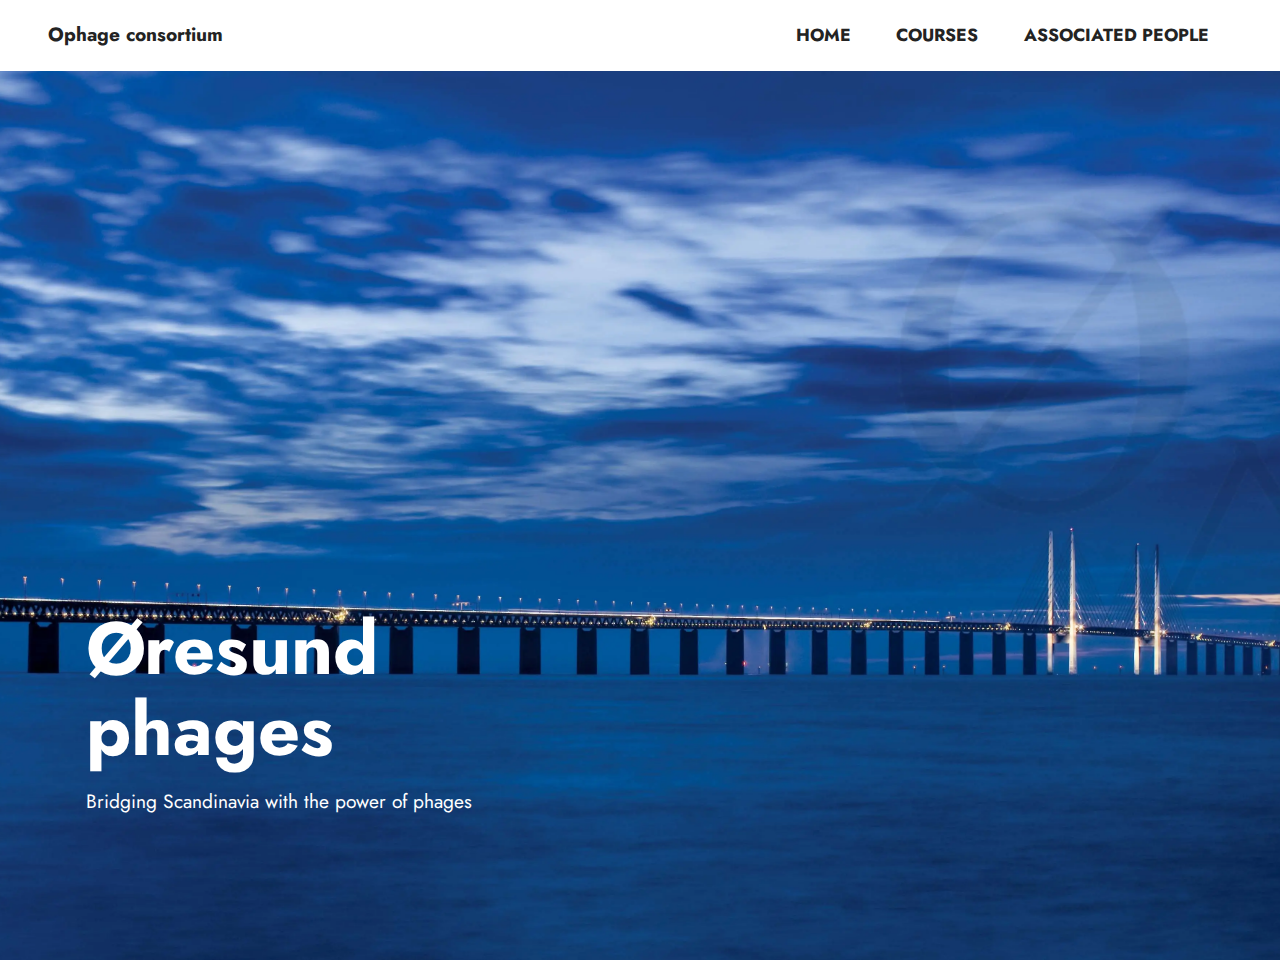
<file: index.html>
<!DOCTYPE html>
<html  >
<head>
  
  <meta charset="UTF-8">
  <meta http-equiv="X-UA-Compatible" content="IE=edge">
  
  <meta name="viewport" content="width=device-width, initial-scale=1, minimum-scale=1">
  <link rel="shortcut icon" href="assets/images/virus-149183-1280.png" type="image/x-icon">
  <meta name="description" content="">
  
  
  <title>Home</title>
  <link rel="stylesheet" href="assets/bootstrap/css/bootstrap.min.css">
  <link rel="stylesheet" href="assets/bootstrap/css/bootstrap-grid.min.css">
  <link rel="stylesheet" href="assets/bootstrap/css/bootstrap-reboot.min.css">
  <link rel="stylesheet" href="assets/dropdown/css/style.css">
  <link rel="stylesheet" href="assets/socicon/css/styles.css">
  <link rel="stylesheet" href="assets/theme/css/style.css">
  <link rel="preload" href="https://fonts.googleapis.com/css?family=Jost:100,200,300,400,500,600,700,800,900,100i,200i,300i,400i,500i,600i,700i,800i,900i&display=swap" as="style" onload="this.onload=null;this.rel='stylesheet'">
  <noscript><link rel="stylesheet" href="https://fonts.googleapis.com/css?family=Jost:100,200,300,400,500,600,700,800,900,100i,200i,300i,400i,500i,600i,700i,800i,900i&display=swap"></noscript>
  <link rel="preload" as="style" href="assets/mobirise/css/mbr-additional.css"><link rel="stylesheet" href="assets/mobirise/css/mbr-additional.css" type="text/css">

  
  
  
</head>
<body>

<!-- Analytics -->
<!-- Google tag (gtag.js) -->
<script async src="https://www.googletagmanager.com/gtag/js?id=G-L06FTGSNQZ"></script>
<script>
  window.dataLayer = window.dataLayer || [];
  function gtag(){dataLayer.push(arguments);}
  gtag('js', new Date());

  gtag('config', 'G-L06FTGSNQZ');
</script>
<!-- /Analytics -->


  
  <section data-bs-version="5.1" class="artistm5 menu menu1 cid-tD8EyFoPiS" once="menu" id="menu01-5">
    

    <nav class="navbar navbar-dropdown navbar-fixed-top navbar-expand-lg">
        <div class="container-fluid">
            <div class="navbar-brand">
                
                <span class="navbar-caption-wrap"><a class="navbar-caption text-black display-7" href="#">Ophage consortium</a></span>
            </div>
            <button class="navbar-toggler" type="button" data-toggle="collapse" data-bs-toggle="collapse" data-target="#navbarSupportedContent" data-bs-target="#navbarSupportedContent" aria-controls="navbarNavAltMarkup" aria-expanded="false" aria-label="Toggle navigation">
                <div class="hamburger">
                    <span></span>
                    <span></span>
                    <span></span>
                    <span></span>
                </div>
            </button>
            <div class="collapse navbar-collapse" id="navbarSupportedContent">
                <ul class="navbar-nav nav-dropdown nav-right" data-app-modern-menu="true"><li class="nav-item"><a class="nav-link link text-black text-primary display-4" href="index.html">HOME</a></li><li class="nav-item"><a class="nav-link link text-black show text-primary display-4" href="associated_people.html">COURSES</a></li><li class="nav-item"><a class="nav-link link text-black text-primary display-4" href="associated_people.html">ASSOCIATED PEOPLE</a></li></ul>
                
                
            </div>
        </div>
    </nav>
</section>

<section data-bs-version="5.1" class="header4 cid-tD7y9hf683 mbr-fullscreen" id="header4-3">

    
    
    <div class="container">
        <div class="row">
            <div class="content-wrap">
                <h1 class="mbr-section-title mbr-fonts-style mbr-white mb-3 display-1"><strong>Øresund phages</strong></h1>
                
                <p class="mbr-fonts-style mbr-text mbr-white mb-3 display-7">
                    Bridging Scandinavia with the power of phages</p>

                
            </div>
        </div>
    </div>
</section>


<script src="assets/bootstrap/js/bootstrap.bundle.min.js"></script>
  <script src="assets/smoothscroll/smooth-scroll.js"></script>
  <script src="assets/ytplayer/index.js"></script>
  <script src="assets/dropdown/js/navbar-dropdown.js"></script>
  <script src="assets/theme/js/script.js"></script>
  
  
  
</body>
</html>
</file>
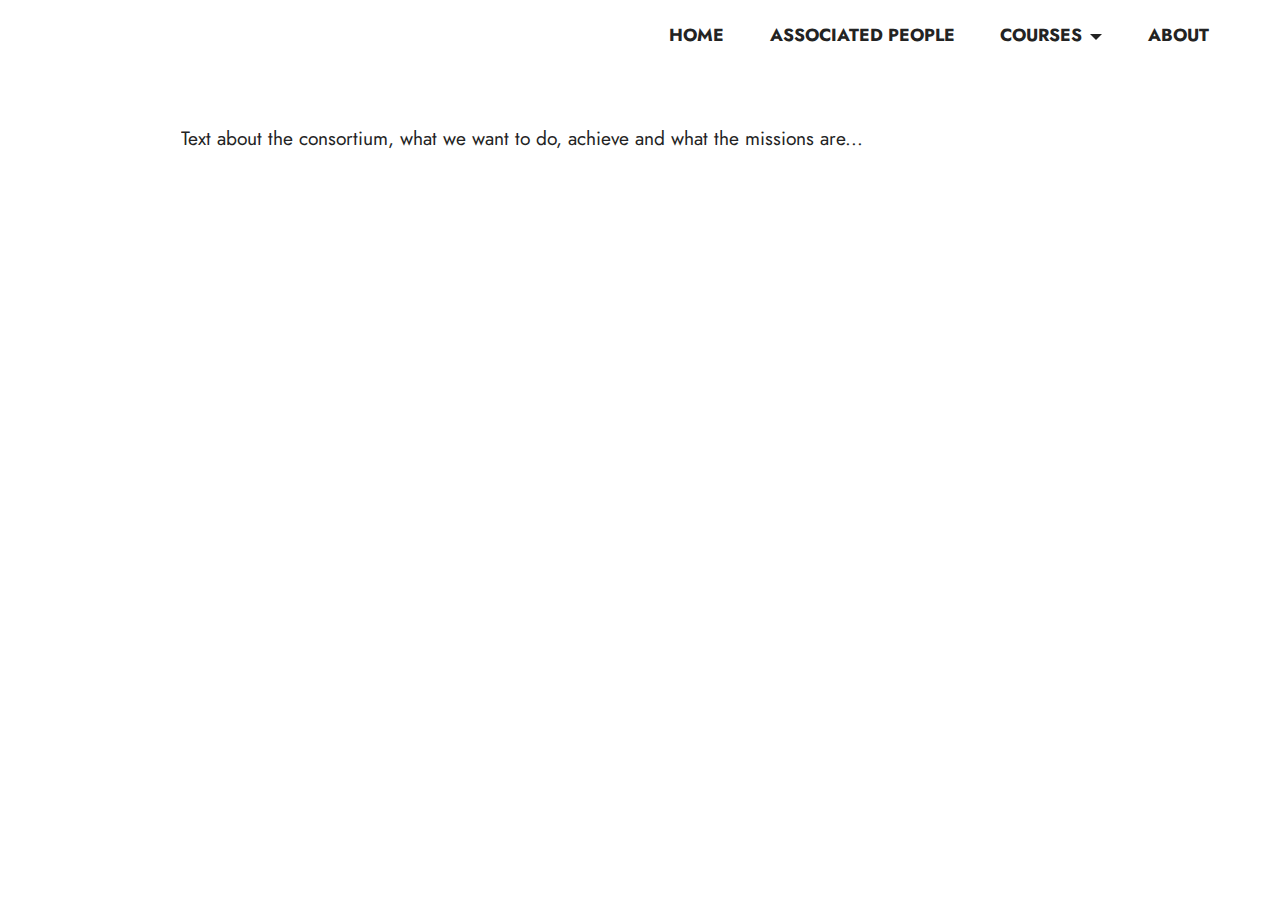
<file: about.html>
<!DOCTYPE html>
<html  >
<head>
  
  <meta charset="UTF-8">
  <meta http-equiv="X-UA-Compatible" content="IE=edge">
  
  <meta name="viewport" content="width=device-width, initial-scale=1, minimum-scale=1">
  <link rel="shortcut icon" href="assets/images/logo.png" type="image/x-icon">
  <meta name="description" content="">
  
  
  <title>About the Consortium</title>
  <link rel="stylesheet" href="assets/bootstrap/css/bootstrap.min.css">
  <link rel="stylesheet" href="assets/bootstrap/css/bootstrap-grid.min.css">
  <link rel="stylesheet" href="assets/bootstrap/css/bootstrap-reboot.min.css">
  <link rel="stylesheet" href="assets/dropdown/css/style.css">
  <link rel="stylesheet" href="assets/socicon/css/styles.css">
  <link rel="stylesheet" href="assets/theme/css/style.css">
  <link rel="preload" href="https://fonts.googleapis.com/css?family=Jost:100,200,300,400,500,600,700,800,900,100i,200i,300i,400i,500i,600i,700i,800i,900i&display=swap" as="style" onload="this.onload=null;this.rel='stylesheet'">
  <noscript><link rel="stylesheet" href="https://fonts.googleapis.com/css?family=Jost:100,200,300,400,500,600,700,800,900,100i,200i,300i,400i,500i,600i,700i,800i,900i&display=swap"></noscript>
  <link rel="preload" as="style" href="assets/mobirise/css/mbr-additional.css"><link rel="stylesheet" href="assets/mobirise/css/mbr-additional.css" type="text/css">

  
  
  
</head>
<body>
  
  <section data-bs-version="5.1" class="artistm5 menu menu1 cid-tD8EyFoPiS" once="menu" id="menu01-6">
    

    <nav class="navbar navbar-dropdown navbar-fixed-top navbar-expand-lg">
        <div class="container-fluid">
            <div class="navbar-brand">
                
                <span class="navbar-caption-wrap"><a class="navbar-caption text-black display-7" href="#"></a></span>
            </div>
            <button class="navbar-toggler" type="button" data-toggle="collapse" data-bs-toggle="collapse" data-target="#navbarSupportedContent" data-bs-target="#navbarSupportedContent" aria-controls="navbarNavAltMarkup" aria-expanded="false" aria-label="Toggle navigation">
                <div class="hamburger">
                    <span></span>
                    <span></span>
                    <span></span>
                    <span></span>
                </div>
            </button>
            <div class="collapse navbar-collapse" id="navbarSupportedContent">
                <ul class="navbar-nav nav-dropdown nav-right" data-app-modern-menu="true"><li class="nav-item"><a class="nav-link link text-black text-primary display-4" href="index.html">HOME</a></li><li class="nav-item"><a class="nav-link link text-black text-primary display-4" href="page5.html">ASSOCIATED PEOPLE</a></li>
                    <li class="nav-item dropdown"><a class="nav-link link text-black dropdown-toggle display-4" href="#" data-toggle="dropdown-submenu" data-bs-toggle="dropdown" data-bs-auto-close="outside" aria-expanded="false">COURSES</a><div class="dropdown-menu" aria-labelledby="dropdown-552"><div class="dropdown"><a class="text-black dropdown-item dropdown-toggle display-4" href="#" data-toggle="dropdown-submenu" data-bs-toggle="dropdown" data-bs-auto-close="outside" aria-expanded="false">Upcoming Courses<br></a><div class="dropdown-menu dropdown-submenu" aria-labelledby="dropdown-885"><a class="text-black dropdown-item text-primary display-4" href="index.html">Computational Phageinformatics</a></div></div><div class="dropdown"><a class="text-black dropdown-item dropdown-toggle display-4" href="#" data-toggle="dropdown-submenu" data-bs-toggle="dropdown" data-bs-auto-close="outside" aria-expanded="false">Previous Courses</a><div class="dropdown-menu dropdown-submenu" aria-labelledby="dropdown-295"><a class="text-black dropdown-item text-primary display-4" href="index.html">Course in April</a></div></div></div>
                    </li>
                    <li class="nav-item"><a class="nav-link link text-black text-primary display-4" href="about.html">ABOUT</a>
                    </li></ul>
                
                
            </div>
        </div>
    </nav>
</section>

<section data-bs-version="5.1" class="content15 cid-tD8Mm3GSwF" id="content15-7">

    

    
    
    <div class="container">
        <div class="row justify-content-center">
            <div class="card col-md-12 col-lg-10">
                <div class="card-wrapper">
                    <div class="card-box align-left">
                        <h4 class="card-title mbr-fonts-style mbr-white mb-3 display-5">
                            <strong>About</strong></h4>
                        <p class="mbr-text mbr-fonts-style display-7">Text about the consortium, what we want to do, achieve and what the missions are...</p>
                        
                    </div>
                </div>
            </div>
        </div>
    </div>
</section>


<script src="assets/bootstrap/js/bootstrap.bundle.min.js"></script>
  <script src="assets/smoothscroll/smooth-scroll.js"></script>
  <script src="assets/ytplayer/index.js"></script>
  <script src="assets/dropdown/js/navbar-dropdown.js"></script>
  <script src="assets/theme/js/script.js"></script>
  
  
  
</body>
</html>
</file>
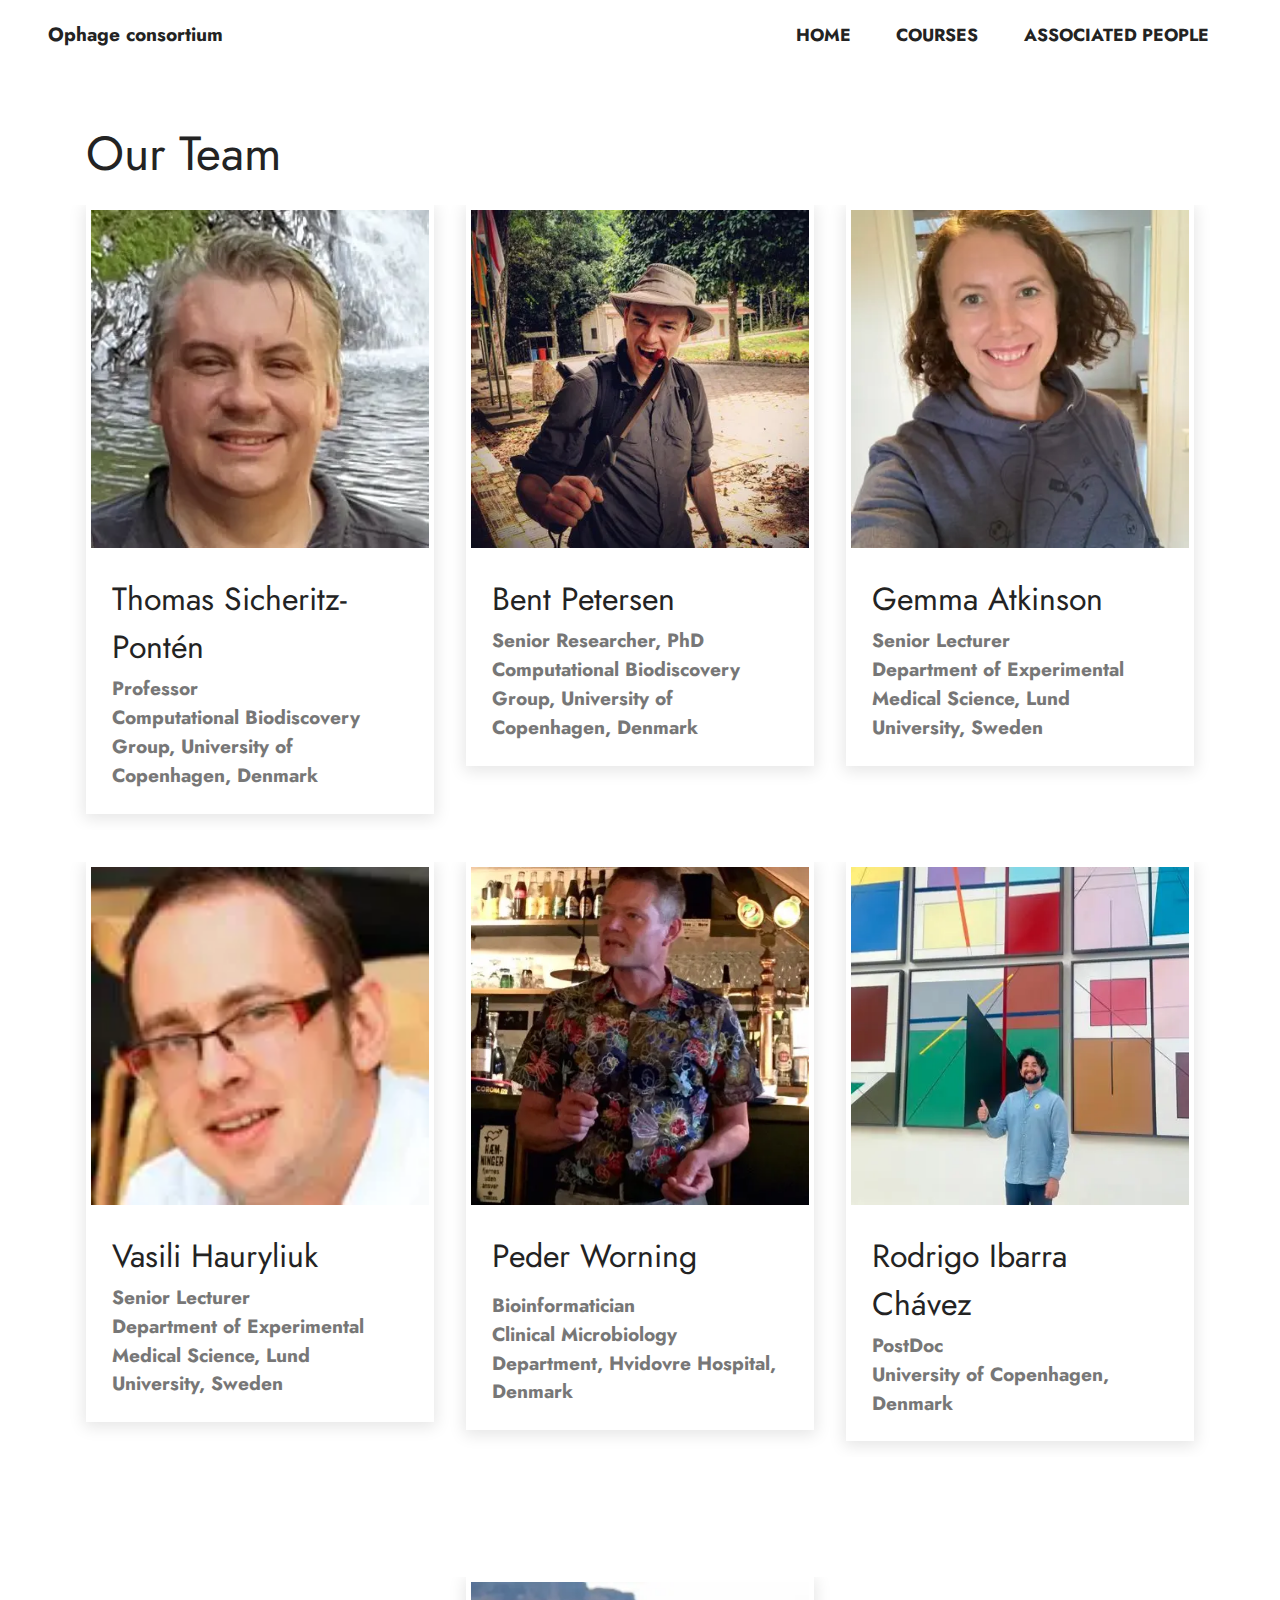
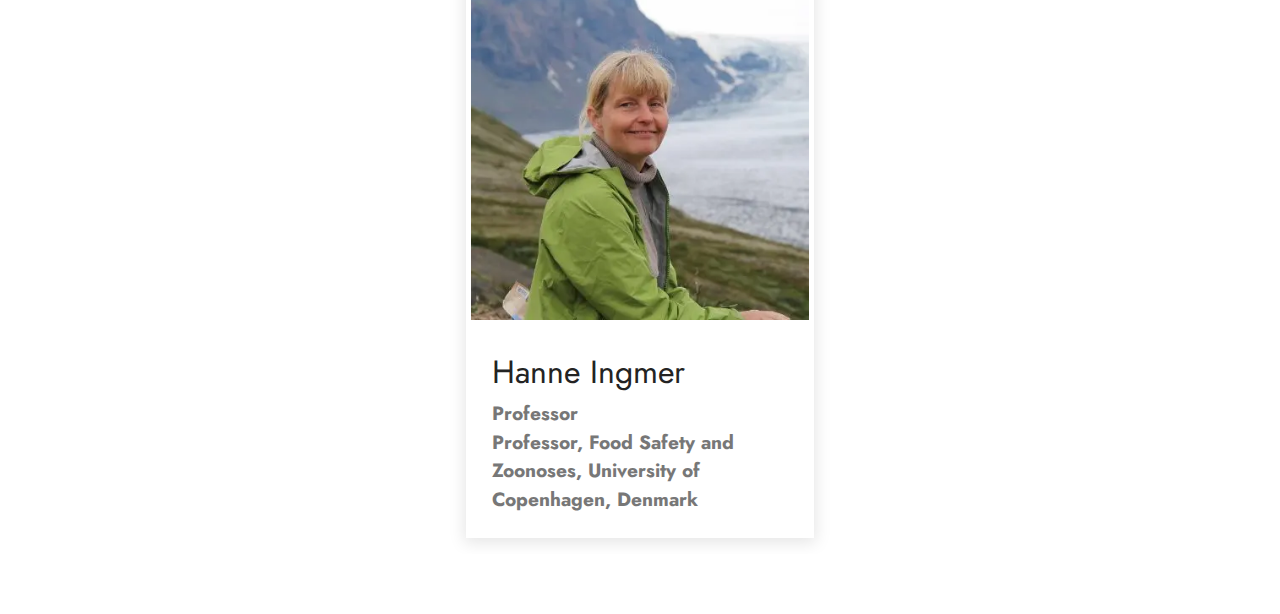
<file: associated_people.html>
<!DOCTYPE html>
<html  >
<head>
  
  <meta charset="UTF-8">
  <meta http-equiv="X-UA-Compatible" content="IE=edge">
  
  <meta name="viewport" content="width=device-width, initial-scale=1, minimum-scale=1">
  <link rel="shortcut icon" href="assets/images/virus-149183-1280.png" type="image/x-icon">
  <meta name="description" content="">
  
  
  <title>Associated People</title>
  <link rel="stylesheet" href="assets/bootstrap/css/bootstrap.min.css">
  <link rel="stylesheet" href="assets/bootstrap/css/bootstrap-grid.min.css">
  <link rel="stylesheet" href="assets/bootstrap/css/bootstrap-reboot.min.css">
  <link rel="stylesheet" href="assets/dropdown/css/style.css">
  <link rel="stylesheet" href="assets/socicon/css/styles.css">
  <link rel="stylesheet" href="assets/theme/css/style.css">
  <link rel="preload" href="https://fonts.googleapis.com/css?family=Jost:100,200,300,400,500,600,700,800,900,100i,200i,300i,400i,500i,600i,700i,800i,900i&display=swap" as="style" onload="this.onload=null;this.rel='stylesheet'">
  <noscript><link rel="stylesheet" href="https://fonts.googleapis.com/css?family=Jost:100,200,300,400,500,600,700,800,900,100i,200i,300i,400i,500i,600i,700i,800i,900i&display=swap"></noscript>
  <link rel="preload" as="style" href="assets/mobirise/css/mbr-additional.css"><link rel="stylesheet" href="assets/mobirise/css/mbr-additional.css" type="text/css">

  
  
  
</head>
<body>

<!-- Analytics -->
<!-- Google tag (gtag.js) -->
<script async src="https://www.googletagmanager.com/gtag/js?id=G-L06FTGSNQZ"></script>
<script>
  window.dataLayer = window.dataLayer || [];
  function gtag(){dataLayer.push(arguments);}
  gtag('js', new Date());

  gtag('config', 'G-L06FTGSNQZ');
</script>
<!-- /Analytics -->


  
  <section data-bs-version="5.1" class="artistm5 menu menu1 cid-tD8EyFoPiS" once="menu" id="menu01-g">
    

    <nav class="navbar navbar-dropdown navbar-fixed-top navbar-expand-lg">
        <div class="container-fluid">
            <div class="navbar-brand">
                
                <span class="navbar-caption-wrap"><a class="navbar-caption text-black display-7" href="#">Ophage consortium</a></span>
            </div>
            <button class="navbar-toggler" type="button" data-toggle="collapse" data-bs-toggle="collapse" data-target="#navbarSupportedContent" data-bs-target="#navbarSupportedContent" aria-controls="navbarNavAltMarkup" aria-expanded="false" aria-label="Toggle navigation">
                <div class="hamburger">
                    <span></span>
                    <span></span>
                    <span></span>
                    <span></span>
                </div>
            </button>
            <div class="collapse navbar-collapse" id="navbarSupportedContent">
                <ul class="navbar-nav nav-dropdown nav-right" data-app-modern-menu="true"><li class="nav-item"><a class="nav-link link text-black text-primary display-4" href="index.html">HOME</a></li><li class="nav-item"><a class="nav-link link text-black show text-primary display-4" href="associated_people.html">COURSES</a></li><li class="nav-item"><a class="nav-link link text-black text-primary display-4" href="associated_people.html">ASSOCIATED PEOPLE</a></li></ul>
                
                
            </div>
        </div>
    </nav>
</section>

<section data-bs-version="5.1" class="team2 attorneym4_team2 cid-tXia5eR5ki" id="team2-j">

    
    


    
    <div class="container">
        <div class="row justify-content-center">
            <div class="col-12 main-heading">
                <h4 class="mbr-section-subtitle mbr-primary align-left mbr-fonts-style display-7"></h4>
                <h3 class="mbr-section-title main-title mbr-fonts-style align-left mbr-info display-2">Our Team</h3>
            </div>
            <div class="col-sm-6 team-card col-lg-4 first-row-card">

                <div class="card-wrap align-left">
                    <div class="image-wrap">
                        <div class="social-list">
                            
                            
                            
                        <a href="https://www.linkedin.com/in/sicheritz/" target="_blank">
                                <span class="px-2 icon1 mbr-iconfont mbr-iconfont-social socicon-linkedin socicon"></span>
                            </a><a href="https://twitter.com/TSPKU" target="_blank">
                                <span class="px-2 icon2 mbr-iconfont mbr-iconfont-social socicon-twitter socicon"></span>
                            </a></div>
                        <img src="assets/images/tsp-zbhjch3q-400x400.webp" alt="">
                    </div>
                    <div class="content-wrap">
                        <h5 class="mbr-section-title card-title mbr-fonts-style align-left mbr-info display-5">
                            Thomas Sicheritz-Pontén</h5>
                        <h6 class="mbr-section-subtitle mbr-fonts-style mbr-role align-left display-7">Professor<br>Computational Biodiscovery Group, University of Copenhagen, Denmark</h6>
                    </div>
                </div>
            </div>

            <div class="col-sm-6 team-card col-lg-4 first-row-card">
                <div class="card-wrap align-left">

                    <div class="image-wrap">
                        <div class="social-list">
                            
                            
                            
                        <a href="https://www.linkedin.com/in/bentpetersen/" target="_blank">
                                <span class="px-2 icon1 mbr-iconfont mbr-iconfont-social socicon-linkedin socicon"></span>
                            </a><a href="https://twitter.com/bentpetersen" target="_blank">
                                <span class="px-2 icon2 mbr-iconfont mbr-iconfont-social socicon-twitter socicon"></span>
                            </a></div>
                        <img src="assets/images/bp-qtx2nlfp-400x400.webp" alt="">
                    </div>
                    <div class="content-wrap">
                        <h5 class="mbr-section-title card-title mbr-fonts-style align-left mbr-info display-5">

                            Bent Petersen</h5>
                        <h6 class="mbr-section-subtitle mbr-fonts-style mbr-role align-left display-7">
                            Senior Researcher, PhD<br>Computational Biodiscovery Group, University of Copenhagen, Denmark</h6>

                    </div>
                </div>
            </div>

            <div class="col-sm-6 team-card col-lg-4 first-row-card">
                <div class="card-wrap align-left">

                    <div class="image-wrap">
                        <div class="social-list">
                            
                            
                            
                        <a href="https://www.linkedin.com/in/gematkinson/" target="_blank">
                                <span class="px-2 icon1 mbr-iconfont mbr-iconfont-social socicon-linkedin socicon"></span>
                            </a><a href="https://twitter.com/gem__atkinson" target="_blank">
                                <span class="px-2 icon2 mbr-iconfont mbr-iconfont-social socicon-twitter socicon"></span>
                            </a></div>
                        <img src="assets/images/gemma-nmaz-qzs-400x400.webp" alt="">
                    </div>
                    <div class="content-wrap">
                        <h5 class="mbr-section-title card-title mbr-fonts-style align-left mbr-info display-5">Gemma Atkinson</h5>
                        <h6 class="mbr-section-subtitle mbr-fonts-style mbr-role align-left display-7">Senior Lecturer<br>Department of Experimental Medical Science, Lund University, Sweden</h6>
                    </div>
                </div>
            </div>

            <div class="col-sm-6 team-card col-lg-4">
                <div class="card-wrap align-left">

                    <div class="image-wrap">
                        <div class="social-list">
                            
                            
                            
                        <a href="https://www.linkedin.com/in/vasili-hauryliuk-7b02908/" target="_blank">
                                <span class="px-2 icon1 mbr-iconfont mbr-iconfont-social socicon-linkedin socicon"></span>
                            </a><a href="https://twitter.com/hauryliuk" target="_blank">
                                <span class="px-2 icon2 mbr-iconfont mbr-iconfont-social socicon-twitter socicon"></span>
                            </a></div>
                        <img src="assets/images/vasili-1516354194084.webp" alt="">
                    </div>
                    <div class="content-wrap">
                        <h5 class="mbr-section-title card-title mbr-fonts-style align-left mbr-info display-5">Vasili Hauryliuk</h5>
                        <h6 class="mbr-section-subtitle mbr-fonts-style mbr-role align-left display-7">Senior Lecturer<br>Department of Experimental Medical Science, Lund University, Sweden</h6>
                    </div>
                </div>
            </div>

            <div class="col-sm-6 team-card col-lg-4 last-row-card">
                <div class="card-wrap">
                    <div class="image-wrap">
                        <div class="social-list align-left">
                            
                            
                            
                        <a href="https://www.linkedin.com/in/peder-worning-5508601/" target="_blank">
                                <span class="px-2 icon1 mbr-iconfont mbr-iconfont-social socicon-linkedin socicon"></span>
                            </a><a href="https://twitter.com/PederWorning" target="_blank">
                                <span class="px-2 icon2 mbr-iconfont mbr-iconfont-social socicon-twitter socicon"></span>
                            </a></div>
                        <img src="assets/images/peder-1516328545042.webp" alt="">
                    </div>
                    <div class="content-wrap">
                        <h5 class="mbr-section-title card-title mbr-fonts-style align-left mbr-info display-5">Peder Worning</h5>
                        <h6 class="mbr-section-subtitle mbr-fonts-style mbr-role align-left pt-2 display-7">
                            Bioinformatician<br>Clinical Microbiology Department, Hvidovre Hospital, Denmark
                        </h6>
                    </div>
                </div>
            </div>

            <div class="col-sm-6 team-card col-lg-4 last-row-card last-card">
                <div class="card-wrap align-left">
                    <div class="image-wrap">
                        <div class="social-list">
                            
                            
                            
                        <a href="https://www.linkedin.com/in/victor-rodrigo-ibarra-ch%C3%A1vez-85304444/" target="_blank">
                                <span class="px-2 icon1 mbr-iconfont mbr-iconfont-social socicon-linkedin socicon"></span>
                            </a><a href="https://twitter.com/RhoyStarkiller" target="_blank">
                                <span class="px-2 icon2 mbr-iconfont mbr-iconfont-social socicon-twitter socicon"></span>
                            </a></div>
                        <img src="assets/images/rodrigo-4awcj3b6-400x400.webp" alt="">
                    </div>
                    <div class="content-wrap">
                        <h5 class="mbr-section-title card-title mbr-fonts-style align-left mbr-info display-5">Rodrigo Ibarra Chávez</h5>
                        <h6 class="mbr-section-subtitle mbr-fonts-style mbr-role align-left display-7">
                            PostDoc<br>University of Copenhagen, Denmark</h6>
                    </div>
                </div>
            </div>
        </div>
    </div>
</section>

<section data-bs-version="5.1" class="team2 attorneym4_team2 cid-tXigkke2uQ" id="team2-k">

    
    


    
    <div class="container">
        <div class="row justify-content-center">
            
            <div class="col-sm-6 team-card col-lg-4 last-row-card last-card">

                <div class="card-wrap align-left">
                    <div class="image-wrap">
                        <div class="social-list">
                            
                            
                            
                        <a href="https://www.linkedin.com/in/hanne-ingmer-b971a16/" target="_blank">
                                <span class="px-2 icon1 mbr-iconfont mbr-iconfont-social socicon-logmein socicon"></span>
                            </a><a href="https://twitter.com/HiIngmer" target="_blank">
                                <span class="px-2 icon2 mbr-iconfont mbr-iconfont-social socicon-twitter socicon"></span>
                            </a></div>
                        <img src="assets/images/hanne1517672994009.webp" alt="">
                    </div>
                    <div class="content-wrap">
                        <h5 class="mbr-section-title card-title mbr-fonts-style align-left mbr-info display-5">Hanne Ingmer</h5>
                        <h6 class="mbr-section-subtitle mbr-fonts-style mbr-role align-left display-7">
                            Professor<br>Professor, Food Safety and Zoonoses, University of Copenhagen, Denmark</h6>
                    </div>
                </div>
            </div>

            

            

            

            

            
        </div>
    </div>
</section>


<script src="assets/bootstrap/js/bootstrap.bundle.min.js"></script>
  <script src="assets/smoothscroll/smooth-scroll.js"></script>
  <script src="assets/ytplayer/index.js"></script>
  <script src="assets/dropdown/js/navbar-dropdown.js"></script>
  <script src="assets/theme/js/script.js"></script>
  
  
  
</body>
</html>
</file>
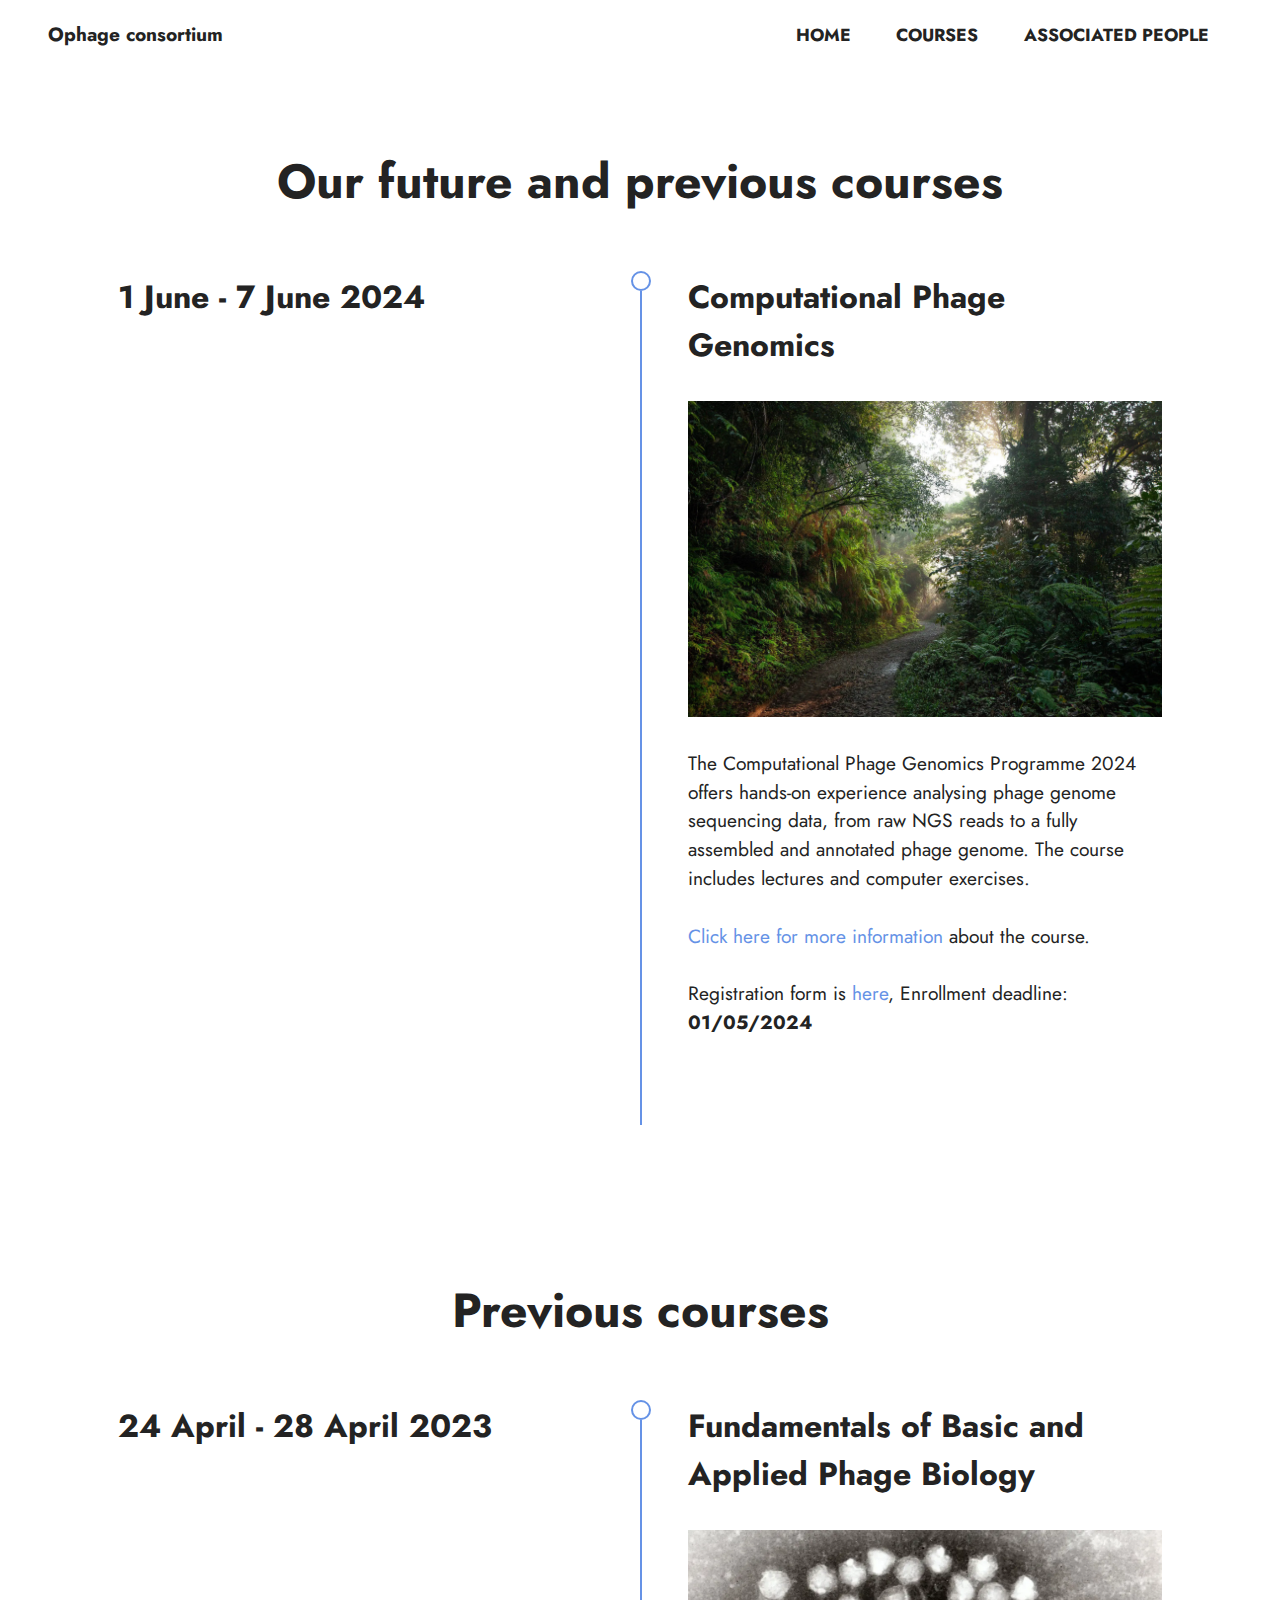
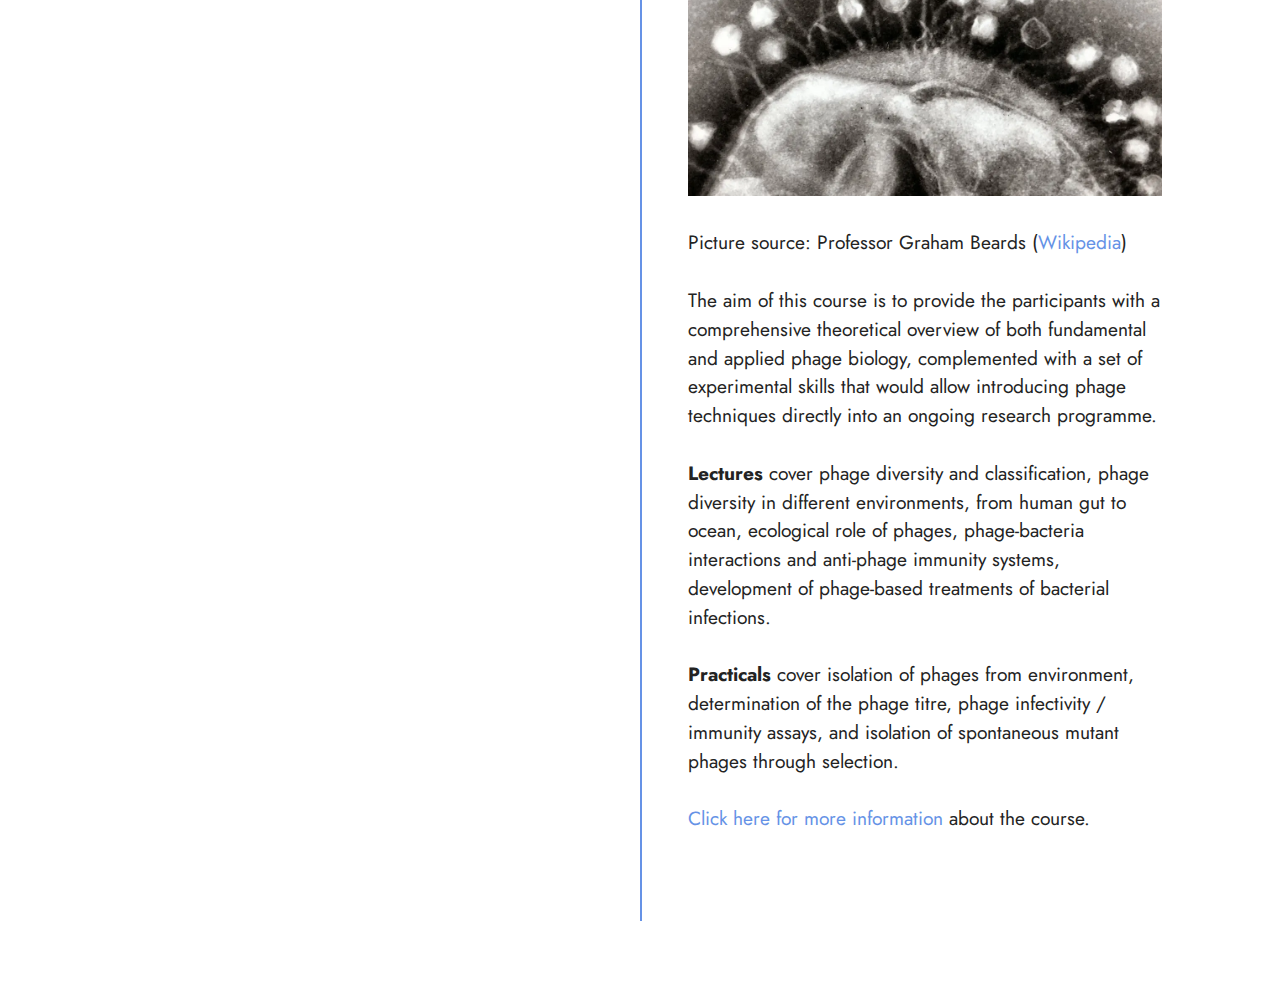
<file: Courses.html>
<!DOCTYPE html>
<html  >
<head>
  
  <meta charset="UTF-8">
  <meta http-equiv="X-UA-Compatible" content="IE=edge">
  
  <meta name="twitter:card" content="summary_large_image"/>
  <meta name="twitter:image:src" content="assets/images/courses-meta.png">
  <meta property="og:image" content="assets/images/courses-meta.png">
  <meta name="twitter:title" content="Future and previous coursed offered through the ophage consortium.">
  <meta name="viewport" content="width=device-width, initial-scale=1, minimum-scale=1">
  <link rel="shortcut icon" href="assets/images/virus-149183-1280.png" type="image/x-icon">
  <meta name="description" content="Phage wet-lab and bioinformatics courses offered through the ophage consortium.">
  
  
  <title>Future and previous coursed offered through the ophage consortium.</title>
  <link rel="stylesheet" href="assets/bootstrap/css/bootstrap.min.css">
  <link rel="stylesheet" href="assets/bootstrap/css/bootstrap-grid.min.css">
  <link rel="stylesheet" href="assets/bootstrap/css/bootstrap-reboot.min.css">
  <link rel="stylesheet" href="assets/dropdown/css/style.css">
  <link rel="stylesheet" href="assets/socicon/css/styles.css">
  <link rel="stylesheet" href="assets/theme/css/style.css">
  <link rel="preload" href="https://fonts.googleapis.com/css?family=Jost:100,200,300,400,500,600,700,800,900,100i,200i,300i,400i,500i,600i,700i,800i,900i&display=swap" as="style" onload="this.onload=null;this.rel='stylesheet'">
  <noscript><link rel="stylesheet" href="https://fonts.googleapis.com/css?family=Jost:100,200,300,400,500,600,700,800,900,100i,200i,300i,400i,500i,600i,700i,800i,900i&display=swap"></noscript>
  <link rel="preload" as="style" href="assets/mobirise/css/mbr-additional.css"><link rel="stylesheet" href="assets/mobirise/css/mbr-additional.css" type="text/css">

  
  
  
</head>
<body>

<!-- Analytics -->
<!-- Google tag (gtag.js) -->
<script async src="https://www.googletagmanager.com/gtag/js?id=G-L06FTGSNQZ"></script>
<script>
  window.dataLayer = window.dataLayer || [];
  function gtag(){dataLayer.push(arguments);}
  gtag('js', new Date());

  gtag('config', 'G-L06FTGSNQZ');
</script>
<!-- /Analytics -->


  
  <section data-bs-version="5.1" class="artistm5 menu menu1 cid-tD8EyFoPiS" once="menu" id="menu01-l">
    

    <nav class="navbar navbar-dropdown navbar-fixed-top navbar-expand-lg">
        <div class="container-fluid">
            <div class="navbar-brand">
                
                <span class="navbar-caption-wrap"><a class="navbar-caption text-black display-7" href="#">Ophage consortium</a></span>
            </div>
            <button class="navbar-toggler" type="button" data-toggle="collapse" data-bs-toggle="collapse" data-target="#navbarSupportedContent" data-bs-target="#navbarSupportedContent" aria-controls="navbarNavAltMarkup" aria-expanded="false" aria-label="Toggle navigation">
                <div class="hamburger">
                    <span></span>
                    <span></span>
                    <span></span>
                    <span></span>
                </div>
            </button>
            <div class="collapse navbar-collapse" id="navbarSupportedContent">
                <ul class="navbar-nav nav-dropdown nav-right" data-app-modern-menu="true"><li class="nav-item"><a class="nav-link link text-black text-primary display-4" href="index.html">HOME</a></li><li class="nav-item"><a class="nav-link link text-black show text-primary display-4" href="associated_people.html">COURSES</a></li><li class="nav-item"><a class="nav-link link text-black text-primary display-4" href="associated_people.html">ASSOCIATED PEOPLE</a></li></ul>
                
                
            </div>
        </div>
    </nav>
</section>

<section data-bs-version="5.1" class="timeline1 cid-tXioGRYLHU" id="timeline1-n">
    

    
    
    <div class="timelines-container container" mbri-timelines="">
        <div class="mbr-section-head">
            <h3 class="mbr-section-title mbr-fonts-style align-center mb-0 display-2">
                <strong>Our future and previous courses</strong></h3>
            
        </div>
        <div class="row timeline-element mb-2 mt-4">
            <div class="timeline-date col-12 col-md-6">
                <div class="timeline-date-wrapper">
                    <p class="mbr-timeline-date mbr-fonts-style display-5"><strong>1 June - 7 June 2024</strong></p>
                </div>
            </div>
            <span class="iconBackground"></span>
            <div class="col-12 col-md-6">
                <div class="timeline-text-wrapper">
                    <h4 class="mbr-timeline-title mbr-fonts-style mb-4 display-5"><strong>Computational Phage Genomics&nbsp;</strong></h4>
                    <div class="image-wrapper mb-4">
                        <img src="assets/images/mbr-1-1920x1280.webp" alt="" title="">
                    </div>
                    <p class="mbr-text mbr-fonts-style display-7">
                        The Computational Phage Genomics Programme 2024 offers hands-on experience analysing phage genome sequencing data, from raw NGS reads to a fully assembled and annotated phage genome. The course includes lectures and computer exercises.<br><br><a href="https://phings.ku.dk/ComPhaGen2024" class="text-primary" target="_blank">Click here for more information</a>&nbsp;about the course.<br><br>Registration form is <a href="https://phdcourses.ku.dk/DetailKursus.aspx?id=111067&sitepath=SUND" class="text-primary" target="_blank">here</a>, Enrollment deadline: <strong>01/05/2024</strong><a href="https://phings.ku.dk/ComPhaGen2024" class="text-primary" target="_blank"><br></a></p>
                </div>
            </div>
        </div>
        
        
        
        
        
        
        
        
        
        
        
    </div>
</section>

<section data-bs-version="5.1" class="timeline1 cid-tXoo09PYW8" id="timeline1-o">
    

    
    
    <div class="timelines-container container" mbri-timelines="">
        <div class="mbr-section-head">
            <h3 class="mbr-section-title mbr-fonts-style align-center mb-0 display-2"><strong>Previous courses</strong></h3>
            
        </div>
        <div class="row timeline-element mb-2 mt-4">
            <div class="timeline-date col-12 col-md-6">
                <div class="timeline-date-wrapper">
                    <p class="mbr-timeline-date mbr-fonts-style display-5"><strong>24 April - 28 April 2023</strong></p>
                </div>
            </div>
            <span class="iconBackground"></span>
            <div class="col-12 col-md-6">
                <div class="timeline-text-wrapper">
                    <h4 class="mbr-timeline-title mbr-fonts-style mb-4 display-5"><strong>Fundamentals of Basic and Applied Phage Biology</strong></h4>
                    <div class="image-wrapper mb-4">
                        <img src="assets/images/phage-grahambeards-169-1128x635.webp" alt="Source: Professor Graham Beards (Wikipedia)" title="">
                    </div>
                    <p class="mbr-text mbr-fonts-style display-7">Picture source: Professor Graham Beards (<a href="https://en.wikipedia.org/wiki/File:Phage.jpg" class="text-primary" target="_blank">Wikipedia</a>)<br><br>The aim of this course is to provide the participants with a comprehensive theoretical overview of both fundamental and applied phage biology, complemented with a set of experimental skills that would allow introducing phage techniques directly into an ongoing research programme.<br><br><strong>Lectures</strong> cover phage diversity and classification, phage diversity in different environments, from human gut to ocean, ecological role of phages, phage-bacteria interactions and anti-phage immunity systems, development of phage-based treatments of bacterial infections.<br><br><strong>Practicals</strong> cover isolation of phages from environment, determination of the phage titre, phage infectivity / immunity assays, and isolation of spontaneous mutant phages through selection.<br><br><a href="https://ndpia.se/events/fundamentals-of-basic-and-applied-phage-biology/#" class="text-primary" target="_blank">Click here for more information</a>&nbsp;about the course.<a href="https://phings.ku.dk/ComPhaGen2024" class="text-primary" target="_blank"><br></a></p>
                </div>
            </div>
        </div>
        
        
        
        
        
        
        
        
        
        
        
    </div>
</section>


<script src="assets/bootstrap/js/bootstrap.bundle.min.js"></script>
  <script src="assets/smoothscroll/smooth-scroll.js"></script>
  <script src="assets/ytplayer/index.js"></script>
  <script src="assets/dropdown/js/navbar-dropdown.js"></script>
  <script src="assets/theme/js/script.js"></script>
  
  
  
</body>
</html>
</file>
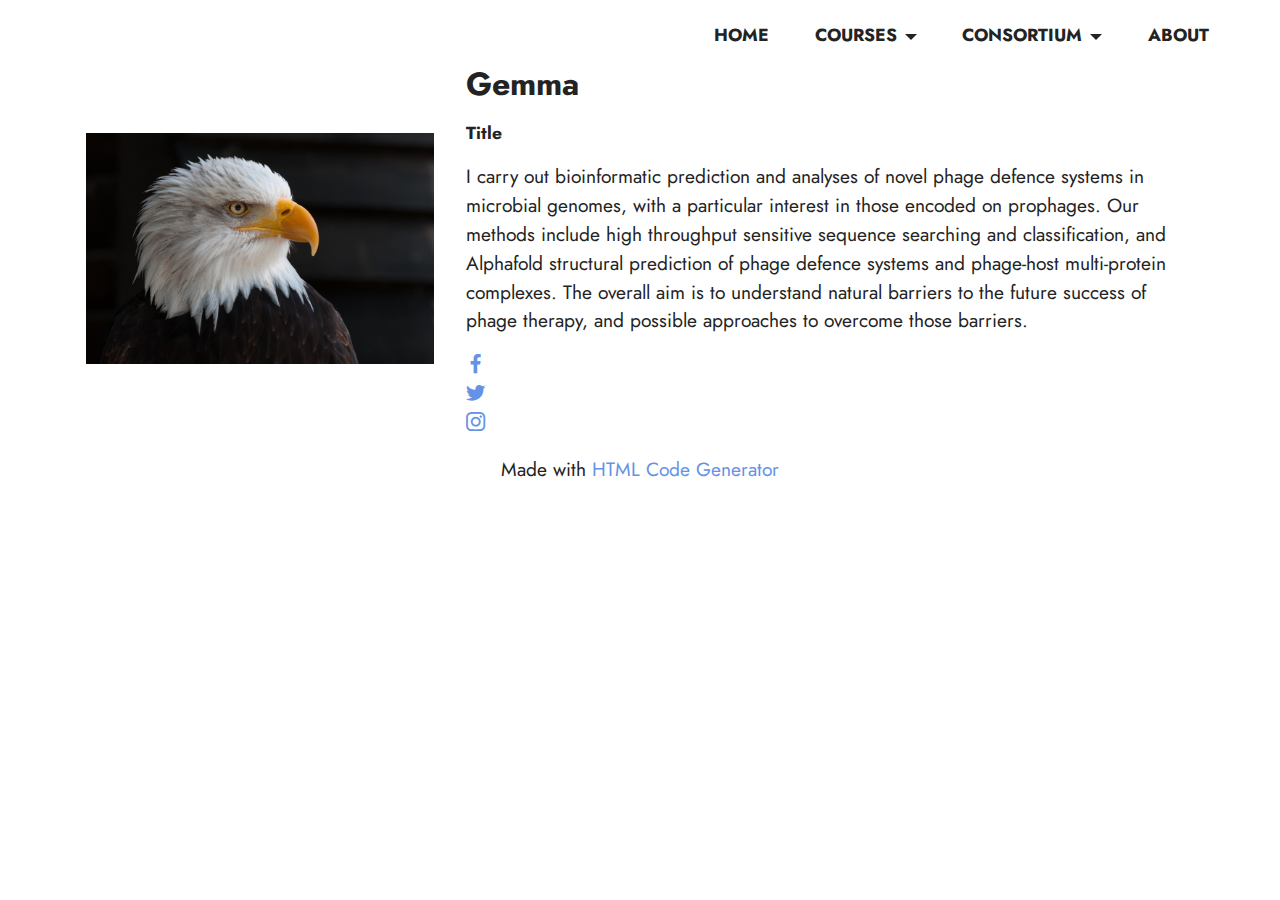
<file: gemma-group.html>
<!DOCTYPE html>
<html  >
<head>
  <!-- Site made with Mobirise Website Builder v5.8.9, https://mobirise.com -->
  <meta charset="UTF-8">
  <meta http-equiv="X-UA-Compatible" content="IE=edge">
  <meta name="generator" content="Mobirise v5.8.9, mobirise.com">
  <meta name="viewport" content="width=device-width, initial-scale=1, minimum-scale=1">
  <link rel="shortcut icon" href="assets/images/logo.png" type="image/x-icon">
  <meta name="description" content="">
  
  
  <title>Gemma group</title>
  <link rel="stylesheet" href="assets/bootstrap/css/bootstrap.min.css">
  <link rel="stylesheet" href="assets/bootstrap/css/bootstrap-grid.min.css">
  <link rel="stylesheet" href="assets/bootstrap/css/bootstrap-reboot.min.css">
  <link rel="stylesheet" href="assets/dropdown/css/style.css">
  <link rel="stylesheet" href="assets/socicon/css/styles.css">
  <link rel="stylesheet" href="assets/theme/css/style.css">
  <link rel="preload" href="https://fonts.googleapis.com/css?family=Jost:100,200,300,400,500,600,700,800,900,100i,200i,300i,400i,500i,600i,700i,800i,900i&display=swap" as="style" onload="this.onload=null;this.rel='stylesheet'">
  <noscript><link rel="stylesheet" href="https://fonts.googleapis.com/css?family=Jost:100,200,300,400,500,600,700,800,900,100i,200i,300i,400i,500i,600i,700i,800i,900i&display=swap"></noscript>
  <link rel="preload" as="style" href="assets/mobirise/css/mbr-additional.css"><link rel="stylesheet" href="assets/mobirise/css/mbr-additional.css" type="text/css">

  
  
  
</head>
<body>
  
  <section data-bs-version="5.1" class="artistm5 menu menu1 cid-tD8EyFoPiS" once="menu" id="menu01-c">
    

    <nav class="navbar navbar-dropdown navbar-fixed-top navbar-expand-lg">
        <div class="container-fluid">
            <div class="navbar-brand">
                
                <span class="navbar-caption-wrap"><a class="navbar-caption text-black display-7" href="https://mobiri.se"></a></span>
            </div>
            <button class="navbar-toggler" type="button" data-toggle="collapse" data-bs-toggle="collapse" data-target="#navbarSupportedContent" data-bs-target="#navbarSupportedContent" aria-controls="navbarNavAltMarkup" aria-expanded="false" aria-label="Toggle navigation">
                <div class="hamburger">
                    <span></span>
                    <span></span>
                    <span></span>
                    <span></span>
                </div>
            </button>
            <div class="collapse navbar-collapse" id="navbarSupportedContent">
                <ul class="navbar-nav nav-dropdown nav-right" data-app-modern-menu="true"><li class="nav-item"><a class="nav-link link text-black text-primary display-4" href="index.html">HOME</a></li>
                    <li class="nav-item dropdown"><a class="nav-link link text-black dropdown-toggle display-4" href="https://mobiri.se" data-toggle="dropdown-submenu" data-bs-toggle="dropdown" data-bs-auto-close="outside" aria-expanded="false">COURSES</a><div class="dropdown-menu" aria-labelledby="dropdown-552"><div class="dropdown"><a class="text-black dropdown-item dropdown-toggle display-4" href="https://mobiri.se" data-toggle="dropdown-submenu" data-bs-toggle="dropdown" data-bs-auto-close="outside" aria-expanded="false">Upcoming Courses<br></a><div class="dropdown-menu dropdown-submenu" aria-labelledby="dropdown-885"><a class="text-black dropdown-item text-primary display-4" href="index.html">Computational Phageinformatics</a></div></div><div class="dropdown"><a class="text-black dropdown-item dropdown-toggle display-4" href="https://mobiri.se" data-toggle="dropdown-submenu" data-bs-toggle="dropdown" data-bs-auto-close="outside" aria-expanded="false">Previous Courses</a><div class="dropdown-menu dropdown-submenu" aria-labelledby="dropdown-295"><a class="text-black dropdown-item text-primary display-4" href="index.html">Course in April</a></div></div></div>
                    </li><li class="nav-item dropdown"><a class="nav-link link text-black dropdown-toggle display-4" href="https://mobiri.se" data-toggle="dropdown-submenu" data-bs-toggle="dropdown" data-bs-auto-close="outside" aria-expanded="false">CONSORTIUM</a><div class="dropdown-menu" aria-labelledby="dropdown-117"><a class="text-black dropdown-item text-primary display-4" href="gemma-group.html">GEMMA GROUP</a><a class="text-black dropdown-item text-primary display-4" href="vasili-hauryliuk-group.html">VASILI GROUP</a><a class="text-black dropdown-item text-primary display-4" href="thomas-sicheritz-ponten-group.html">PONTEN GROUP</a></div></li>
                    <li class="nav-item"><a class="nav-link link text-black text-primary display-4" href="about.html">ABOUT</a>
                    </li></ul>
                
                
            </div>
        </div>
    </nav>
</section>

<section data-bs-version="5.1" class="team2 cid-tD8WoZrkwU" xmlns="http://www.w3.org/1999/html" id="team2-d">
    

    
    
    <div class="container">
        <div class="card">
            <div class="card-wrapper">
                <div class="row align-items-center">
                    <div class="col-12 col-md-4">
                        <div class="image-wrapper">
                            <img src="assets/images/mbr-1.jpg" alt="Mobirise Website Builder">
                        </div>
                    </div>
                    <div class="col-12 col-md">
                        <div class="card-box">
                            <h5 class="card-title mbr-fonts-style m-0 mb-3 display-5">
                                <strong>Gemma</strong></h5>
                            <h6 class="card-subtitle mbr-fonts-style mb-3 display-4">
                                <strong>Title</strong></h6>
                            <p class="mbr-text mbr-fonts-style display-7">
                                I carry out bioinformatic prediction and analyses of novel phage defence systems in microbial genomes, with a particular interest in those encoded on prophages. Our methods include high throughput sensitive sequence searching and classification, and Alphafold structural prediction of phage defence systems and phage-host multi-protein complexes. The overall aim is to understand natural barriers to the future success of phage therapy, and possible approaches to overcome those barriers.
                            </p>
                            <div class="social-row display-7">
                                <div class="soc-item">
                                    <a href="https://www.facebook.com/Mobirise/" target="_blank">
                                        <span class="mbr-iconfont socicon socicon-facebook"></span>
                                    </a>
                                </div>
                                <div class="soc-item">
                                    <a href="https://twitter.com/mobirise" target="_blank">
                                        <span class="mbr-iconfont socicon socicon-twitter"></span>
                                    </a>
                                </div>
                                <div class="soc-item">
                                    <a href="https://instagram.com/mobirise" target="_blank">
                                        <span class="mbr-iconfont socicon socicon-instagram"></span>
                                    </a>
                                </div>
                                
                                
                            </div>
                        </div>
                    </div>
                </div>
            </div>
        </div>
        
        
    </div>
</section><section class="display-7" style="padding: 0;align-items: center;justify-content: center;flex-wrap: wrap;    align-content: center;display: flex;position: relative;height: 4rem;"><a href="https://mobiri.se/3006813" style="flex: 1 1;height: 4rem;position: absolute;width: 100%;z-index: 1;"><img alt="" style="height: 4rem;" src="[data-uri]"></a><p style="margin: 0;text-align: center;" class="display-7">Made with  &#8204;</p><a style="z-index:1" href="https://mobirise.com/builder/html-code-generator.html">HTML Code Generator</a></section><script src="assets/bootstrap/js/bootstrap.bundle.min.js"></script>  <script src="assets/smoothscroll/smooth-scroll.js"></script>  <script src="assets/ytplayer/index.js"></script>  <script src="assets/dropdown/js/navbar-dropdown.js"></script>  <script src="assets/theme/js/script.js"></script>  
  
  
</body>
</html>
</file>
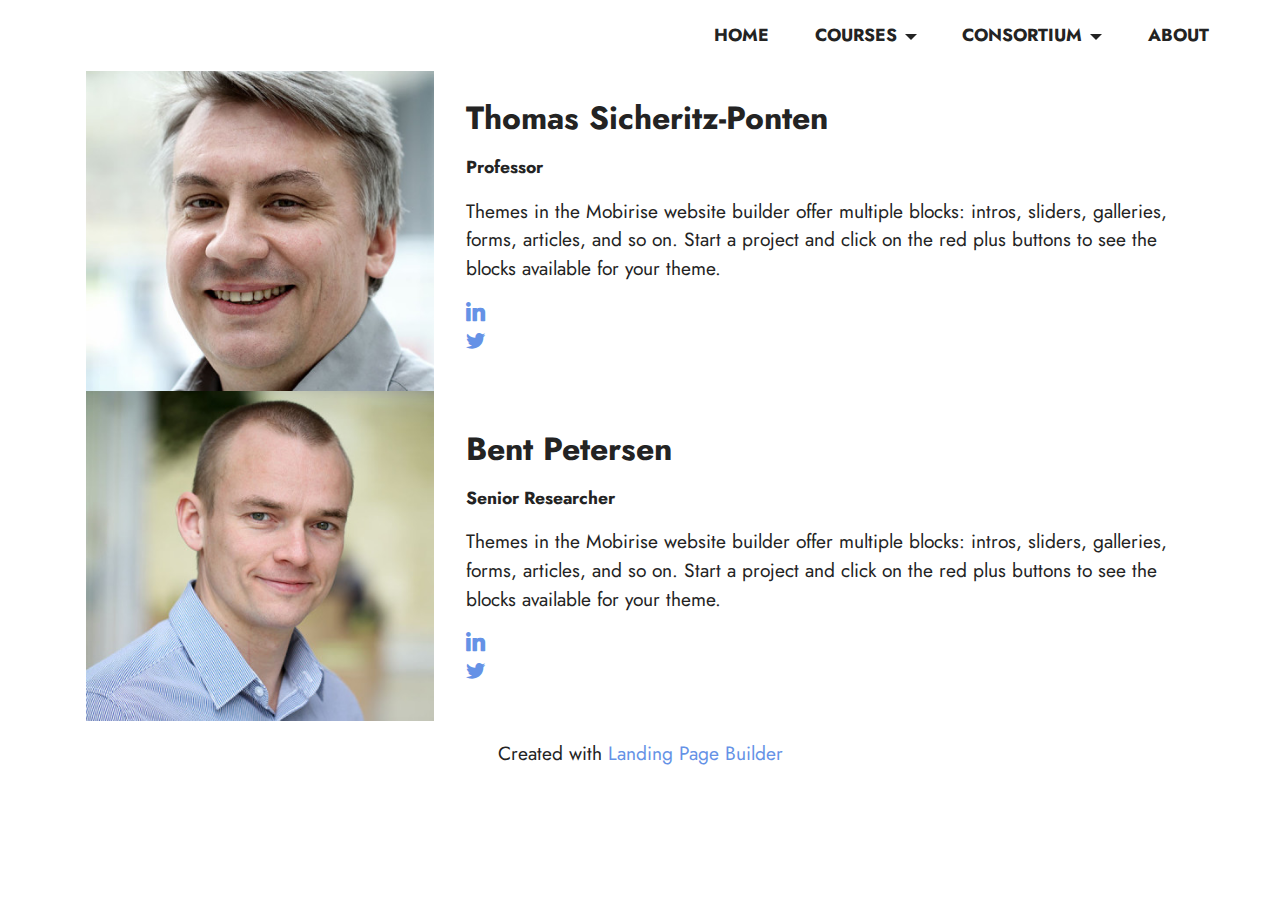
<file: thomas-sicheritz-ponten-group.html>
<!DOCTYPE html>
<html  >
<head>
  <!-- Site made with Mobirise Website Builder v5.8.9, https://mobirise.com -->
  <meta charset="UTF-8">
  <meta http-equiv="X-UA-Compatible" content="IE=edge">
  <meta name="generator" content="Mobirise v5.8.9, mobirise.com">
  <meta name="viewport" content="width=device-width, initial-scale=1, minimum-scale=1">
  <link rel="shortcut icon" href="assets/images/logo.png" type="image/x-icon">
  <meta name="description" content="">
  
  
  <title>Thomas Sicheritz-Ponten group</title>
  <link rel="stylesheet" href="assets/bootstrap/css/bootstrap.min.css">
  <link rel="stylesheet" href="assets/bootstrap/css/bootstrap-grid.min.css">
  <link rel="stylesheet" href="assets/bootstrap/css/bootstrap-reboot.min.css">
  <link rel="stylesheet" href="assets/dropdown/css/style.css">
  <link rel="stylesheet" href="assets/socicon/css/styles.css">
  <link rel="stylesheet" href="assets/theme/css/style.css">
  <link rel="preload" href="https://fonts.googleapis.com/css?family=Jost:100,200,300,400,500,600,700,800,900,100i,200i,300i,400i,500i,600i,700i,800i,900i&display=swap" as="style" onload="this.onload=null;this.rel='stylesheet'">
  <noscript><link rel="stylesheet" href="https://fonts.googleapis.com/css?family=Jost:100,200,300,400,500,600,700,800,900,100i,200i,300i,400i,500i,600i,700i,800i,900i&display=swap"></noscript>
  <link rel="preload" as="style" href="assets/mobirise/css/mbr-additional.css"><link rel="stylesheet" href="assets/mobirise/css/mbr-additional.css" type="text/css">

  
  
  
</head>
<body>
  
  <section data-bs-version="5.1" class="artistm5 menu menu1 cid-tD8EyFoPiS" once="menu" id="menu01-8">
    

    <nav class="navbar navbar-dropdown navbar-fixed-top navbar-expand-lg">
        <div class="container-fluid">
            <div class="navbar-brand">
                
                <span class="navbar-caption-wrap"><a class="navbar-caption text-black display-7" href="https://mobiri.se"></a></span>
            </div>
            <button class="navbar-toggler" type="button" data-toggle="collapse" data-bs-toggle="collapse" data-target="#navbarSupportedContent" data-bs-target="#navbarSupportedContent" aria-controls="navbarNavAltMarkup" aria-expanded="false" aria-label="Toggle navigation">
                <div class="hamburger">
                    <span></span>
                    <span></span>
                    <span></span>
                    <span></span>
                </div>
            </button>
            <div class="collapse navbar-collapse" id="navbarSupportedContent">
                <ul class="navbar-nav nav-dropdown nav-right" data-app-modern-menu="true"><li class="nav-item"><a class="nav-link link text-black text-primary display-4" href="index.html">HOME</a></li>
                    <li class="nav-item dropdown"><a class="nav-link link text-black dropdown-toggle display-4" href="https://mobiri.se" data-toggle="dropdown-submenu" data-bs-toggle="dropdown" data-bs-auto-close="outside" aria-expanded="false">COURSES</a><div class="dropdown-menu" aria-labelledby="dropdown-552"><div class="dropdown"><a class="text-black dropdown-item dropdown-toggle display-4" href="https://mobiri.se" data-toggle="dropdown-submenu" data-bs-toggle="dropdown" data-bs-auto-close="outside" aria-expanded="false">Upcoming Courses<br></a><div class="dropdown-menu dropdown-submenu" aria-labelledby="dropdown-885"><a class="text-black dropdown-item text-primary display-4" href="index.html">Computational Phageinformatics</a></div></div><div class="dropdown"><a class="text-black dropdown-item dropdown-toggle display-4" href="https://mobiri.se" data-toggle="dropdown-submenu" data-bs-toggle="dropdown" data-bs-auto-close="outside" aria-expanded="false">Previous Courses</a><div class="dropdown-menu dropdown-submenu" aria-labelledby="dropdown-295"><a class="text-black dropdown-item text-primary display-4" href="index.html">Course in April</a></div></div></div>
                    </li><li class="nav-item dropdown"><a class="nav-link link text-black dropdown-toggle display-4" href="https://mobiri.se" data-toggle="dropdown-submenu" data-bs-toggle="dropdown" data-bs-auto-close="outside" aria-expanded="false">CONSORTIUM</a><div class="dropdown-menu" aria-labelledby="dropdown-117"><a class="text-black dropdown-item text-primary display-4" href="gemma-group.html">GEMMA GROUP</a><a class="text-black dropdown-item text-primary display-4" href="vasili-hauryliuk-group.html">VASILI GROUP</a><a class="text-black dropdown-item text-primary display-4" href="thomas-sicheritz-ponten-group.html">PONTEN GROUP</a></div></li>
                    <li class="nav-item"><a class="nav-link link text-black text-primary display-4" href="about.html">ABOUT</a>
                    </li></ul>
                
                
            </div>
        </div>
    </nav>
</section>

<section data-bs-version="5.1" class="team2 cid-tD8YbLNcxH" xmlns="http://www.w3.org/1999/html" id="team2-f">
    

    
    
    <div class="container">
        <div class="card">
            <div class="card-wrapper">
                <div class="row align-items-center">
                    <div class="col-12 col-md-4">
                        <div class="image-wrapper">
                            <img src="assets/images/thomas-400x380.jpg" alt="Thomas Sicheritz-Ponten">
                        </div>
                    </div>
                    <div class="col-12 col-md">
                        <div class="card-box">
                            <h5 class="card-title mbr-fonts-style m-0 mb-3 display-5"><strong>Thomas Sicheritz-Ponten</strong></h5>
                            <h6 class="card-subtitle mbr-fonts-style mb-3 display-4">
                                <strong>Professor</strong></h6>
                            <p class="mbr-text mbr-fonts-style display-7">
                                Themes in the Mobirise website builder offer multiple blocks: intros, sliders,
                                galleries, forms, articles, and so on. Start a project and click on the red plus buttons
                                to see the blocks available for your theme.
                            </p>
                            <div class="social-row display-7">
                                <div class="soc-item">
                                    <a href="https://www.linkedin.com/in/sicheritz/" target="_blank">
                                        <span class="mbr-iconfont socicon-linkedin socicon"></span>
                                    </a>
                                </div>
                                <div class="soc-item">
                                    <a href="https://twitter.com/mobirise" target="_blank">
                                        <span class="mbr-iconfont socicon socicon-twitter"></span>
                                    </a>
                                </div>
                                
                                
                                
                            </div>
                        </div>
                    </div>
                </div>
            </div>
        </div>
        <div class="card">
            <div class="card-wrapper">
                <div class="row align-items-center">
                    <div class="col-12 col-md-4">
                        <div class="image-wrapper">
                            <img src="assets/images/bent-400x380.jpg" alt="Bent Petersen">
                        </div>
                    </div>
                    <div class="col-12 col-md">
                        <div class="card-box">
                            <h5 class="card-title mbr-fonts-style m-0 mb-3 display-5"><strong>Bent Petersen</strong></h5>
                            <h6 class="card-subtitle mbr-fonts-style mb-3 display-4">
                                <strong>Senior Researcher</strong></h6>
                            <p class="mbr-text mbr-fonts-style display-7">
                                Themes in the Mobirise website builder offer multiple blocks: intros, sliders,
                                galleries, forms, articles, and so on. Start a project and click on the red plus buttons
                                to see the blocks available for your theme.
                            </p>
                            <div class="social-row display-7">
                                <div class="soc-item">
                                    <a href="https://www.linkedin.com/in/bentpetersen" target="_blank">
                                        <span class="mbr-iconfont socicon-linkedin socicon"></span>
                                    </a>
                                </div>
                                <div class="soc-item">
                                    <a href="https://twitter.com/bentpetersen" target="_blank">
                                        <span class="mbr-iconfont socicon-twitter socicon"></span>
                                    </a>
                                </div>
                                
                                
                                
                            </div>
                        </div>
                    </div>
                </div>
            </div>
        </div>
        
    </div>
</section><section class="display-7" style="padding: 0;align-items: center;justify-content: center;flex-wrap: wrap;    align-content: center;display: flex;position: relative;height: 4rem;"><a href="https://mobiri.se/3006813" style="flex: 1 1;height: 4rem;position: absolute;width: 100%;z-index: 1;"><img alt="" style="height: 4rem;" src="[data-uri]"></a><p style="margin: 0;text-align: center;" class="display-7">Created with &#8204;</p><a style="z-index:1" href="https://mobirise.com/builder/landing-page-builder.html">Landing Page Builder</a></section><script src="assets/bootstrap/js/bootstrap.bundle.min.js"></script>  <script src="assets/smoothscroll/smooth-scroll.js"></script>  <script src="assets/ytplayer/index.js"></script>  <script src="assets/dropdown/js/navbar-dropdown.js"></script>  <script src="assets/theme/js/script.js"></script>  
  
  
</body>
</html>
</file>
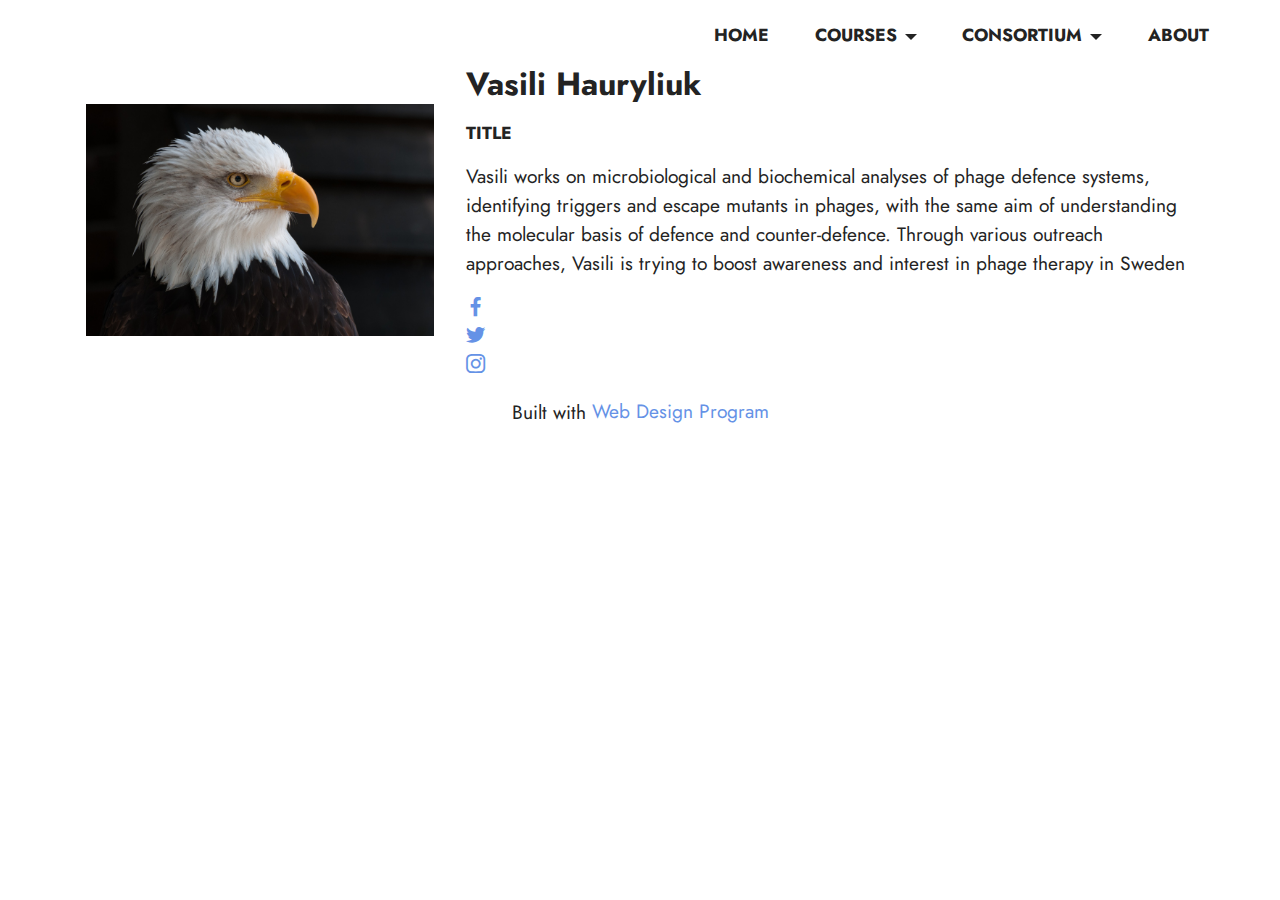
<file: vasili-hauryliuk-group.html>
<!DOCTYPE html>
<html  >
<head>
  <!-- Site made with Mobirise Website Builder v5.8.9, https://mobirise.com -->
  <meta charset="UTF-8">
  <meta http-equiv="X-UA-Compatible" content="IE=edge">
  <meta name="generator" content="Mobirise v5.8.9, mobirise.com">
  <meta name="viewport" content="width=device-width, initial-scale=1, minimum-scale=1">
  <link rel="shortcut icon" href="assets/images/logo.png" type="image/x-icon">
  <meta name="description" content="">
  
  
  <title>Vasili Hauryliuk group</title>
  <link rel="stylesheet" href="assets/bootstrap/css/bootstrap.min.css">
  <link rel="stylesheet" href="assets/bootstrap/css/bootstrap-grid.min.css">
  <link rel="stylesheet" href="assets/bootstrap/css/bootstrap-reboot.min.css">
  <link rel="stylesheet" href="assets/dropdown/css/style.css">
  <link rel="stylesheet" href="assets/socicon/css/styles.css">
  <link rel="stylesheet" href="assets/theme/css/style.css">
  <link rel="preload" href="https://fonts.googleapis.com/css?family=Jost:100,200,300,400,500,600,700,800,900,100i,200i,300i,400i,500i,600i,700i,800i,900i&display=swap" as="style" onload="this.onload=null;this.rel='stylesheet'">
  <noscript><link rel="stylesheet" href="https://fonts.googleapis.com/css?family=Jost:100,200,300,400,500,600,700,800,900,100i,200i,300i,400i,500i,600i,700i,800i,900i&display=swap"></noscript>
  <link rel="preload" as="style" href="assets/mobirise/css/mbr-additional.css"><link rel="stylesheet" href="assets/mobirise/css/mbr-additional.css" type="text/css">

  
  
  
</head>
<body>
  
  <section data-bs-version="5.1" class="artistm5 menu menu1 cid-tD8EyFoPiS" once="menu" id="menu01-a">
    

    <nav class="navbar navbar-dropdown navbar-fixed-top navbar-expand-lg">
        <div class="container-fluid">
            <div class="navbar-brand">
                
                <span class="navbar-caption-wrap"><a class="navbar-caption text-black display-7" href="https://mobiri.se"></a></span>
            </div>
            <button class="navbar-toggler" type="button" data-toggle="collapse" data-bs-toggle="collapse" data-target="#navbarSupportedContent" data-bs-target="#navbarSupportedContent" aria-controls="navbarNavAltMarkup" aria-expanded="false" aria-label="Toggle navigation">
                <div class="hamburger">
                    <span></span>
                    <span></span>
                    <span></span>
                    <span></span>
                </div>
            </button>
            <div class="collapse navbar-collapse" id="navbarSupportedContent">
                <ul class="navbar-nav nav-dropdown nav-right" data-app-modern-menu="true"><li class="nav-item"><a class="nav-link link text-black text-primary display-4" href="index.html">HOME</a></li>
                    <li class="nav-item dropdown"><a class="nav-link link text-black dropdown-toggle display-4" href="https://mobiri.se" data-toggle="dropdown-submenu" data-bs-toggle="dropdown" data-bs-auto-close="outside" aria-expanded="false">COURSES</a><div class="dropdown-menu" aria-labelledby="dropdown-552"><div class="dropdown"><a class="text-black dropdown-item dropdown-toggle display-4" href="https://mobiri.se" data-toggle="dropdown-submenu" data-bs-toggle="dropdown" data-bs-auto-close="outside" aria-expanded="false">Upcoming Courses<br></a><div class="dropdown-menu dropdown-submenu" aria-labelledby="dropdown-885"><a class="text-black dropdown-item text-primary display-4" href="index.html">Computational Phageinformatics</a></div></div><div class="dropdown"><a class="text-black dropdown-item dropdown-toggle display-4" href="https://mobiri.se" data-toggle="dropdown-submenu" data-bs-toggle="dropdown" data-bs-auto-close="outside" aria-expanded="false">Previous Courses</a><div class="dropdown-menu dropdown-submenu" aria-labelledby="dropdown-295"><a class="text-black dropdown-item text-primary display-4" href="index.html">Course in April</a></div></div></div>
                    </li><li class="nav-item dropdown"><a class="nav-link link text-black dropdown-toggle display-4" href="https://mobiri.se" data-toggle="dropdown-submenu" data-bs-toggle="dropdown" data-bs-auto-close="outside" aria-expanded="false">CONSORTIUM</a><div class="dropdown-menu" aria-labelledby="dropdown-117"><a class="text-black dropdown-item text-primary display-4" href="gemma-group.html">GEMMA GROUP</a><a class="text-black dropdown-item text-primary display-4" href="vasili-hauryliuk-group.html">VASILI GROUP</a><a class="text-black dropdown-item text-primary display-4" href="thomas-sicheritz-ponten-group.html">PONTEN GROUP</a></div></li>
                    <li class="nav-item"><a class="nav-link link text-black text-primary display-4" href="about.html">ABOUT</a>
                    </li></ul>
                
                
            </div>
        </div>
    </nav>
</section>

<section data-bs-version="5.1" class="team2 cid-tD8VWOTkxP" xmlns="http://www.w3.org/1999/html" id="team2-b">
    

    
    
    <div class="container">
        <div class="card">
            <div class="card-wrapper">
                <div class="row align-items-center">
                    <div class="col-12 col-md-4">
                        <div class="image-wrapper">
                            <img src="assets/images/mbr-1.jpg" alt="Mobirise Website Builder">
                        </div>
                    </div>
                    <div class="col-12 col-md">
                        <div class="card-box">
                            <h5 class="card-title mbr-fonts-style m-0 mb-3 display-5"><strong>Vasili Hauryliuk</strong></h5>
                            <h6 class="card-subtitle mbr-fonts-style mb-3 display-4"><strong>TITLE</strong></h6>
                            <p class="mbr-text mbr-fonts-style display-7">
                                Vasili works on microbiological and biochemical analyses of phage defence systems, identifying triggers and escape mutants in phages, with the same aim of understanding the molecular basis of defence and counter-defence. Through various outreach approaches, Vasili is trying to boost awareness and interest in phage therapy in Sweden
                            </p>
                            <div class="social-row display-7">
                                <div class="soc-item">
                                    <a href="https://www.facebook.com/Mobirise/" target="_blank">
                                        <span class="mbr-iconfont socicon socicon-facebook"></span>
                                    </a>
                                </div>
                                <div class="soc-item">
                                    <a href="https://twitter.com/mobirise" target="_blank">
                                        <span class="mbr-iconfont socicon socicon-twitter"></span>
                                    </a>
                                </div>
                                <div class="soc-item">
                                    <a href="https://instagram.com/mobirise" target="_blank">
                                        <span class="mbr-iconfont socicon socicon-instagram"></span>
                                    </a>
                                </div>
                                
                                
                            </div>
                        </div>
                    </div>
                </div>
            </div>
        </div>
        
        
    </div>
</section><section class="display-7" style="padding: 0;align-items: center;justify-content: center;flex-wrap: wrap;    align-content: center;display: flex;position: relative;height: 4rem;"><a href="https://mobiri.se/3006813" style="flex: 1 1;height: 4rem;position: absolute;width: 100%;z-index: 1;"><img alt="" style="height: 4rem;" src="[data-uri]"></a><p style="margin: 0;text-align: center;" class="display-7">Built with &#8204;</p><a style="z-index:1" href="https://mobirise.com/builder/web-design-program.html">Web Design Program</a></section><script src="assets/bootstrap/js/bootstrap.bundle.min.js"></script>  <script src="assets/smoothscroll/smooth-scroll.js"></script>  <script src="assets/ytplayer/index.js"></script>  <script src="assets/dropdown/js/navbar-dropdown.js"></script>  <script src="assets/theme/js/script.js"></script>  
  
  
</body>
</html>
</file>
<file: assets/dropdown/css/style.css>
.navbar-dropdown {
  left: 0;
  padding: 0;
  position: absolute;
  right: 0;
  top: 0;
  transition: all 0.45s ease;
  z-index: 1030;
  background: #282828; }
  .navbar-dropdown .navbar-logo {
    margin-right: 0.8rem;
    transition: margin 0.3s ease-in-out;
    vertical-align: middle; }
    .navbar-dropdown .navbar-logo img {
      height: 3.125rem;
      transition: all 0.3s ease-in-out; }
    .navbar-dropdown .navbar-logo.mbr-iconfont {
      font-size: 3.125rem;
      line-height: 3.125rem; }
  .navbar-dropdown .navbar-caption {
    font-weight: 700;
    white-space: normal;
    vertical-align: -4px;
    line-height: 3.125rem !important; }
    .navbar-dropdown .navbar-caption, .navbar-dropdown .navbar-caption:hover {
      color: inherit;
      text-decoration: none; }
  .navbar-dropdown .mbr-iconfont + .navbar-caption {
    vertical-align: -1px; }
  .navbar-dropdown.navbar-fixed-top {
    position: fixed; }
  .navbar-dropdown .navbar-brand span {
    vertical-align: -4px; }
  .navbar-dropdown.bg-color.transparent {
    background: none; }
  .navbar-dropdown.navbar-short .navbar-brand {
    padding: 0.625rem 0; }
    .navbar-dropdown.navbar-short .navbar-brand span {
      vertical-align: -1px; }
  .navbar-dropdown.navbar-short .navbar-caption {
    line-height: 2.375rem !important;
    vertical-align: -2px; }
  .navbar-dropdown.navbar-short .navbar-logo {
    margin-right: 0.5rem; }
    .navbar-dropdown.navbar-short .navbar-logo img {
      height: 2.375rem; }
    .navbar-dropdown.navbar-short .navbar-logo.mbr-iconfont {
      font-size: 2.375rem;
      line-height: 2.375rem; }
  .navbar-dropdown.navbar-short .mbr-table-cell {
    height: 3.625rem; }
  .navbar-dropdown .navbar-close {
    left: 0.6875rem;
    position: fixed;
    top: 0.75rem;
    z-index: 1000; }
  .navbar-dropdown .hamburger-icon {
    content: "";
    display: inline-block;
    vertical-align: middle;
    width: 16px;
    -webkit-box-shadow: 0 -6px 0 1px #282828,0 0 0 1px #282828,0 6px 0 1px #282828;
    -moz-box-shadow: 0 -6px 0 1px #282828,0 0 0 1px #282828,0 6px 0 1px #282828;
    box-shadow: 0 -6px 0 1px #282828,0 0 0 1px #282828,0 6px 0 1px #282828; }

.dropdown-menu .dropdown-toggle[data-toggle="dropdown-submenu"]::after {
  border-bottom: 0.35em solid transparent;
  border-left: 0.35em solid;
  border-right: 0;
  border-top: 0.35em solid transparent;
  margin-left: 0.3rem; }

.dropdown-menu .dropdown-item:focus {
  outline: 0; }

.nav-dropdown {
  font-size: 0.75rem;
  font-weight: 500;
  height: auto !important; }
  .nav-dropdown .nav-btn {
    padding-left: 1rem; }
  .nav-dropdown .link {
    margin: .667em 1.667em;
    font-weight: 500;
    padding: 0;
    transition: color .2s ease-in-out; }
    .nav-dropdown .link.dropdown-toggle {
      margin-right: 2.583em; }
      .nav-dropdown .link.dropdown-toggle::after {
        margin-left: .25rem;
        border-top: 0.35em solid;
        border-right: 0.35em solid transparent;
        border-left: 0.35em solid transparent;
        border-bottom: 0; }
      .nav-dropdown .link.dropdown-toggle[aria-expanded="true"] {
        margin: 0;
        padding: 0.667em 3.263em  0.667em 1.667em; }
  .nav-dropdown .link::after,
  .nav-dropdown .dropdown-item::after {
    color: inherit; }
  .nav-dropdown .btn {
    font-size: 0.75rem;
    font-weight: 700;
    letter-spacing: 0;
    margin-bottom: 0;
    padding-left: 1.25rem;
    padding-right: 1.25rem; }
  .nav-dropdown .dropdown-menu {
    border-radius: 0;
    border: 0;
    left: 0;
    margin: 0;
    padding-bottom: 1.25rem;
    padding-top: 1.25rem;
    position: relative; }
  .nav-dropdown .dropdown-submenu {
    margin-left: 0.125rem;
    top: 0; }
  .nav-dropdown .dropdown-item {
    font-weight: 500;
    line-height: 2;
    padding: 0.3846em 4.615em 0.3846em 1.5385em;
    position: relative;
    transition: color .2s ease-in-out, background-color .2s ease-in-out; }
    .nav-dropdown .dropdown-item::after {
      margin-top: -0.3077em;
      position: absolute;
      right: 1.1538em;
      top: 50%; }
    .nav-dropdown .dropdown-item:focus, .nav-dropdown .dropdown-item:hover {
      background: none; }

@media (max-width: 767px) {
  .nav-dropdown.navbar-toggleable-sm {
    bottom: 0;
    display: none;
    left: 0;
    overflow-x: hidden;
    position: fixed;
    top: 0;
    transform: translateX(-100%);
    -ms-transform: translateX(-100%);
    -webkit-transform: translateX(-100%);
    width: 18.75rem;
    z-index: 999; } }
.nav-dropdown.navbar-toggleable-xl {
  bottom: 0;
  display: none;
  left: 0;
  overflow-x: hidden;
  position: fixed;
  top: 0;
  transform: translateX(-100%);
  -ms-transform: translateX(-100%);
  -webkit-transform: translateX(-100%);
  width: 18.75rem;
  z-index: 999; }

.nav-dropdown-sm {
  display: block !important;
  overflow-x: hidden;
  overflow: auto;
  padding-top: 3.875rem; }
  .nav-dropdown-sm::after {
    content: "";
    display: block;
    height: 3rem;
    width: 100%; }
  .nav-dropdown-sm.collapse.in ~ .navbar-close {
    display: block !important; }
  .nav-dropdown-sm.collapsing, .nav-dropdown-sm.collapse.in {
    transform: translateX(0);
    -ms-transform: translateX(0);
    -webkit-transform: translateX(0);
    transition: all 0.25s ease-out;
    -webkit-transition: all 0.25s ease-out;
    background: #282828; }
  .nav-dropdown-sm.collapsing[aria-expanded="false"] {
    transform: translateX(-100%);
    -ms-transform: translateX(-100%);
    -webkit-transform: translateX(-100%); }
  .nav-dropdown-sm .nav-item {
    display: block;
    margin-left: 0 !important;
    padding-left: 0; }
  .nav-dropdown-sm .link,
  .nav-dropdown-sm .dropdown-item {
    border-top: 1px dotted rgba(255, 255, 255, 0.1);
    font-size: 0.8125rem;
    line-height: 1.6;
    margin: 0 !important;
    padding: 0.875rem 2.4rem 0.875rem 1.5625rem !important;
    position: relative;
    white-space: normal; }
    .nav-dropdown-sm .link:focus, .nav-dropdown-sm .link:hover,
    .nav-dropdown-sm .dropdown-item:focus,
    .nav-dropdown-sm .dropdown-item:hover {
      background: rgba(0, 0, 0, 0.2) !important;
      color: #c0a375; }
  .nav-dropdown-sm .nav-btn {
    position: relative;
    padding: 1.5625rem 1.5625rem 0 1.5625rem; }
    .nav-dropdown-sm .nav-btn::before {
      border-top: 1px dotted rgba(255, 255, 255, 0.1);
      content: "";
      left: 0;
      position: absolute;
      top: 0;
      width: 100%; }
    .nav-dropdown-sm .nav-btn + .nav-btn {
      padding-top: 0.625rem; }
      .nav-dropdown-sm .nav-btn + .nav-btn::before {
        display: none; }
  .nav-dropdown-sm .btn {
    padding: 0.625rem 0; }
  .nav-dropdown-sm .dropdown-toggle[data-toggle="dropdown-submenu"]::after {
    margin-left: .25rem;
    border-top: 0.35em solid;
    border-right: 0.35em solid transparent;
    border-left: 0.35em solid transparent;
    border-bottom: 0; }
  .nav-dropdown-sm .dropdown-toggle[data-toggle="dropdown-submenu"][aria-expanded="true"]::after {
    border-top: 0;
    border-right: 0.35em solid transparent;
    border-left: 0.35em solid transparent;
    border-bottom: 0.35em solid; }
  .nav-dropdown-sm .dropdown-menu {
    margin: 0;
    padding: 0;
    position: relative;
    top: 0;
    left: 0;
    width: 100%;
    border: 0;
    float: none;
    border-radius: 0;
    background: none; }
  .nav-dropdown-sm .dropdown-submenu {
    left: 100%;
    margin-left: 0.125rem;
    margin-top: -1.25rem;
    top: 0; }

.navbar-toggleable-sm .nav-dropdown .dropdown-menu {
  position: absolute; }

.navbar-toggleable-sm .nav-dropdown .dropdown-submenu {
  left: 100%;
  margin-left: 0.125rem;
  margin-top: -1.25rem;
  top: 0; }

.navbar-toggleable-sm.opened .nav-dropdown .dropdown-menu {
  position: relative; }

.navbar-toggleable-sm.opened .nav-dropdown .dropdown-submenu {
  left: 0;
  margin-left: 00rem;
  margin-top: 0rem;
  top: 0; }

.is-builder .nav-dropdown.collapsing {
  transition: none !important; }
</file>
<file: assets/socicon/css/styles.css>
@charset "UTF-8";

@font-face {
  font-family: 'Socicon';
  src:  url('../fonts/socicon.eot');
  src:  url('../fonts/socicon.eot?#iefix') format('embedded-opentype'),
    url('../fonts/socicon.woff2') format('woff2'),
    url('../fonts/socicon.ttf') format('truetype'),
    url('../fonts/socicon.woff') format('woff'),
    url('../fonts/socicon.svg#socicon') format('svg');
  font-weight: normal;
  font-style: normal;
  font-display: swap;
}

[data-icon]:before {
  font-family: "socicon" !important;
  content: attr(data-icon);
  font-style: normal !important;
  font-weight: normal !important;
  font-variant: normal !important;
  text-transform: none !important;
  speak: none;
  line-height: 1;
  -webkit-font-smoothing: antialiased;
  -moz-osx-font-smoothing: grayscale;
}

[class^="socicon-"], [class*=" socicon-"] {
  /* use !important to prevent issues with browser extensions that change fonts */
  font-family: 'Socicon' !important;
  speak: none;
  font-style: normal;
  font-weight: normal;
  font-variant: normal;
  text-transform: none;
  line-height: 1;

  /* Better Font Rendering =========== */
  -webkit-font-smoothing: antialiased;
  -moz-osx-font-smoothing: grayscale;
}

.socicon-eitaa:before {
  content: "\e97c";
}
.socicon-soroush:before {
  content: "\e97d";
}
.socicon-bale:before {
  content: "\e97e";
}
.socicon-zazzle:before {
  content: "\e97b";
}
.socicon-society6:before {
  content: "\e97a";
}
.socicon-redbubble:before {
  content: "\e979";
}
.socicon-avvo:before {
  content: "\e978";
}
.socicon-stitcher:before {
  content: "\e977";
}
.socicon-googlehangouts:before {
  content: "\e974";
}
.socicon-dlive:before {
  content: "\e975";
}
.socicon-vsco:before {
  content: "\e976";
}
.socicon-flipboard:before {
  content: "\e973";
}
.socicon-ubuntu:before {
  content: "\e958";
}
.socicon-artstation:before {
  content: "\e959";
}
.socicon-invision:before {
  content: "\e95a";
}
.socicon-torial:before {
  content: "\e95b";
}
.socicon-collectorz:before {
  content: "\e95c";
}
.socicon-seenthis:before {
  content: "\e95d";
}
.socicon-googleplaymusic:before {
  content: "\e95e";
}
.socicon-debian:before {
  content: "\e95f";
}
.socicon-filmfreeway:before {
  content: "\e960";
}
.socicon-gnome:before {
  content: "\e961";
}
.socicon-itchio:before {
  content: "\e962";
}
.socicon-jamendo:before {
  content: "\e963";
}
.socicon-mix:before {
  content: "\e964";
}
.socicon-sharepoint:before {
  content: "\e965";
}
.socicon-tinder:before {
  content: "\e966";
}
.socicon-windguru:before {
  content: "\e967";
}
.socicon-cdbaby:before {
  content: "\e968";
}
.socicon-elementaryos:before {
  content: "\e969";
}
.socicon-stage32:before {
  content: "\e96a";
}
.socicon-tiktok:before {
  content: "\e96b";
}
.socicon-gitter:before {
  content: "\e96c";
}
.socicon-letterboxd:before {
  content: "\e96d";
}
.socicon-threema:before {
  content: "\e96e";
}
.socicon-splice:before {
  content: "\e96f";
}
.socicon-metapop:before {
  content: "\e970";
}
.socicon-naver:before {
  content: "\e971";
}
.socicon-remote:before {
  content: "\e972";
}
.socicon-internet:before {
  content: "\e957";
}
.socicon-moddb:before {
  content: "\e94b";
}
.socicon-indiedb:before {
  content: "\e94c";
}
.socicon-traxsource:before {
  content: "\e94d";
}
.socicon-gamefor:before {
  content: "\e94e";
}
.socicon-pixiv:before {
  content: "\e94f";
}
.socicon-myanimelist:before {
  content: "\e950";
}
.socicon-blackberry:before {
  content: "\e951";
}
.socicon-wickr:before {
  content: "\e952";
}
.socicon-spip:before {
  content: "\e953";
}
.socicon-napster:before {
  content: "\e954";
}
.socicon-beatport:before {
  content: "\e955";
}
.socicon-hackerone:before {
  content: "\e956";
}
.socicon-hackernews:before {
  content: "\e946";
}
.socicon-smashwords:before {
  content: "\e947";
}
.socicon-kobo:before {
  content: "\e948";
}
.socicon-bookbub:before {
  content: "\e949";
}
.socicon-mailru:before {
  content: "\e94a";
}
.socicon-gitlab:before {
  content: "\e945";
}
.socicon-instructables:before {
  content: "\e944";
}
.socicon-portfolio:before {
  content: "\e943";
}
.socicon-codered:before {
  content: "\e940";
}
.socicon-origin:before {
  content: "\e941";
}
.socicon-nextdoor:before {
  content: "\e942";
}
.socicon-udemy:before {
  content: "\e93f";
}
.socicon-livemaster:before {
  content: "\e93e";
}
.socicon-crunchbase:before {
  content: "\e93b";
}
.socicon-homefy:before {
  content: "\e93c";
}
.socicon-calendly:before {
  content: "\e93d";
}
.socicon-realtor:before {
  content: "\e90f";
}
.socicon-tidal:before {
  content: "\e910";
}
.socicon-qobuz:before {
  content: "\e911";
}
.socicon-natgeo:before {
  content: "\e912";
}
.socicon-mastodon:before {
  content: "\e913";
}
.socicon-unsplash:before {
  content: "\e914";
}
.socicon-homeadvisor:before {
  content: "\e915";
}
.socicon-angieslist:before {
  content: "\e916";
}
.socicon-codepen:before {
  content: "\e917";
}
.socicon-slack:before {
  content: "\e918";
}
.socicon-openaigym:before {
  content: "\e919";
}
.socicon-logmein:before {
  content: "\e91a";
}
.socicon-fiverr:before {
  content: "\e91b";
}
.socicon-gotomeeting:before {
  content: "\e91c";
}
.socicon-aliexpress:before {
  content: "\e91d";
}
.socicon-guru:before {
  content: "\e91e";
}
.socicon-appstore:before {
  content: "\e91f";
}
.socicon-homes:before {
  content: "\e920";
}
.socicon-zoom:before {
  content: "\e921";
}
.socicon-alibaba:before {
  content: "\e922";
}
.socicon-craigslist:before {
  content: "\e923";
}
.socicon-wix:before {
  content: "\e924";
}
.socicon-redfin:before {
  content: "\e925";
}
.socicon-googlecalendar:before {
  content: "\e926";
}
.socicon-shopify:before {
  content: "\e927";
}
.socicon-freelancer:before {
  content: "\e928";
}
.socicon-seedrs:before {
  content: "\e929";
}
.socicon-bing:before {
  content: "\e92a";
}
.socicon-doodle:before {
  content: "\e92b";
}
.socicon-bonanza:before {
  content: "\e92c";
}
.socicon-squarespace:before {
  content: "\e92d";
}
.socicon-toptal:before {
  content: "\e92e";
}
.socicon-gust:before {
  content: "\e92f";
}
.socicon-ask:before {
  content: "\e930";
}
.socicon-trulia:before {
  content: "\e931";
}
.socicon-loomly:before {
  content: "\e932";
}
.socicon-ghost:before {
  content: "\e933";
}
.socicon-upwork:before {
  content: "\e934";
}
.socicon-fundable:before {
  content: "\e935";
}
.socicon-booking:before {
  content: "\e936";
}
.socicon-googlemaps:before {
  content: "\e937";
}
.socicon-zillow:before {
  content: "\e938";
}
.socicon-niconico:before {
  content: "\e939";
}
.socicon-toneden:before {
  content: "\e93a";
}
.socicon-augment:before {
  content: "\e908";
}
.socicon-bitbucket:before {
  content: "\e909";
}
.socicon-fyuse:before {
  content: "\e90a";
}
.socicon-yt-gaming:before {
  content: "\e90b";
}
.socicon-sketchfab:before {
  content: "\e90c";
}
.socicon-mobcrush:before {
  content: "\e90d";
}
.socicon-microsoft:before {
  content: "\e90e";
}
.socicon-pandora:before {
  content: "\e907";
}
.socicon-messenger:before {
  content: "\e906";
}
.socicon-gamewisp:before {
  content: "\e905";
}
.socicon-bloglovin:before {
  content: "\e904";
}
.socicon-tunein:before {
  content: "\e903";
}
.socicon-gamejolt:before {
  content: "\e901";
}
.socicon-trello:before {
  content: "\e902";
}
.socicon-spreadshirt:before {
  content: "\e900";
}
.socicon-500px:before {
  content: "\e000";
}
.socicon-8tracks:before {
  content: "\e001";
}
.socicon-airbnb:before {
  content: "\e002";
}
.socicon-alliance:before {
  content: "\e003";
}
.socicon-amazon:before {
  content: "\e004";
}
.socicon-amplement:before {
  content: "\e005";
}
.socicon-android:before {
  content: "\e006";
}
.socicon-angellist:before {
  content: "\e007";
}
.socicon-apple:before {
  content: "\e008";
}
.socicon-appnet:before {
  content: "\e009";
}
.socicon-baidu:before {
  content: "\e00a";
}
.socicon-bandcamp:before {
  content: "\e00b";
}
.socicon-battlenet:before {
  content: "\e00c";
}
.socicon-mixer:before {
  content: "\e00d";
}
.socicon-bebee:before {
  content: "\e00e";
}
.socicon-bebo:before {
  content: "\e00f";
}
.socicon-behance:before {
  content: "\e010";
}
.socicon-blizzard:before {
  content: "\e011";
}
.socicon-blogger:before {
  content: "\e012";
}
.socicon-buffer:before {
  content: "\e013";
}
.socicon-chrome:before {
  content: "\e014";
}
.socicon-coderwall:before {
  content: "\e015";
}
.socicon-curse:before {
  content: "\e016";
}
.socicon-dailymotion:before {
  content: "\e017";
}
.socicon-deezer:before {
  content: "\e018";
}
.socicon-delicious:before {
  content: "\e019";
}
.socicon-deviantart:before {
  content: "\e01a";
}
.socicon-diablo:before {
  content: "\e01b";
}
.socicon-digg:before {
  content: "\e01c";
}
.socicon-discord:before {
  content: "\e01d";
}
.socicon-disqus:before {
  content: "\e01e";
}
.socicon-douban:before {
  content: "\e01f";
}
.socicon-draugiem:before {
  content: "\e020";
}
.socicon-dribbble:before {
  content: "\e021";
}
.socicon-drupal:before {
  content: "\e022";
}
.socicon-ebay:before {
  content: "\e023";
}
.socicon-ello:before {
  content: "\e024";
}
.socicon-endomodo:before {
  content: "\e025";
}
.socicon-envato:before {
  content: "\e026";
}
.socicon-etsy:before {
  content: "\e027";
}
.socicon-facebook:before {
  content: "\e028";
}
.socicon-feedburner:before {
  content: "\e029";
}
.socicon-filmweb:before {
  content: "\e02a";
}
.socicon-firefox:before {
  content: "\e02b";
}
.socicon-flattr:before {
  content: "\e02c";
}
.socicon-flickr:before {
  content: "\e02d";
}
.socicon-formulr:before {
  content: "\e02e";
}
.socicon-forrst:before {
  content: "\e02f";
}
.socicon-foursquare:before {
  content: "\e030";
}
.socicon-friendfeed:before {
  content: "\e031";
}
.socicon-github:before {
  content: "\e032";
}
.socicon-goodreads:before {
  content: "\e033";
}
.socicon-google:before {
  content: "\e034";
}
.socicon-googlescholar:before {
  content: "\e035";
}
.socicon-googlegroups:before {
  content: "\e036";
}
.socicon-googlephotos:before {
  content: "\e037";
}
.socicon-googleplus:before {
  content: "\e038";
}
.socicon-grooveshark:before {
  content: "\e039";
}
.socicon-hackerrank:before {
  content: "\e03a";
}
.socicon-hearthstone:before {
  content: "\e03b";
}
.socicon-hellocoton:before {
  content: "\e03c";
}
.socicon-heroes:before {
  content: "\e03d";
}
.socicon-smashcast:before {
  content: "\e03e";
}
.socicon-horde:before {
  content: "\e03f";
}
.socicon-houzz:before {
  content: "\e040";
}
.socicon-icq:before {
  content: "\e041";
}
.socicon-identica:before {
  content: "\e042";
}
.socicon-imdb:before {
  content: "\e043";
}
.socicon-instagram:before {
  content: "\e044";
}
.socicon-issuu:before {
  content: "\e045";
}
.socicon-istock:before {
  content: "\e046";
}
.socicon-itunes:before {
  content: "\e047";
}
.socicon-keybase:before {
  content: "\e048";
}
.socicon-lanyrd:before {
  content: "\e049";
}
.socicon-lastfm:before {
  content: "\e04a";
}
.socicon-line:before {
  content: "\e04b";
}
.socicon-linkedin:before {
  content: "\e04c";
}
.socicon-livejournal:before {
  content: "\e04d";
}
.socicon-lyft:before {
  content: "\e04e";
}
.socicon-macos:before {
  content: "\e04f";
}
.socicon-mail:before {
  content: "\e050";
}
.socicon-medium:before {
  content: "\e051";
}
.socicon-meetup:before {
  content: "\e052";
}
.socicon-mixcloud:before {
  content: "\e053";
}
.socicon-modelmayhem:before {
  content: "\e054";
}
.socicon-mumble:before {
  content: "\e055";
}
.socicon-myspace:before {
  content: "\e056";
}
.socicon-newsvine:before {
  content: "\e057";
}
.socicon-nintendo:before {
  content: "\e058";
}
.socicon-npm:before {
  content: "\e059";
}
.socicon-odnoklassniki:before {
  content: "\e05a";
}
.socicon-openid:before {
  content: "\e05b";
}
.socicon-opera:before {
  content: "\e05c";
}
.socicon-outlook:before {
  content: "\e05d";
}
.socicon-overwatch:before {
  content: "\e05e";
}
.socicon-patreon:before {
  content: "\e05f";
}
.socicon-paypal:before {
  content: "\e060";
}
.socicon-periscope:before {
  content: "\e061";
}
.socicon-persona:before {
  content: "\e062";
}
.socicon-pinterest:before {
  content: "\e063";
}
.socicon-play:before {
  content: "\e064";
}
.socicon-player:before {
  content: "\e065";
}
.socicon-playstation:before {
  content: "\e066";
}
.socicon-pocket:before {
  content: "\e067";
}
.socicon-qq:before {
  content: "\e068";
}
.socicon-quora:before {
  content: "\e069";
}
.socicon-raidcall:before {
  content: "\e06a";
}
.socicon-ravelry:before {
  content: "\e06b";
}
.socicon-reddit:before {
  content: "\e06c";
}
.socicon-renren:before {
  content: "\e06d";
}
.socicon-researchgate:before {
  content: "\e06e";
}
.socicon-residentadvisor:before {
  content: "\e06f";
}
.socicon-reverbnation:before {
  content: "\e070";
}
.socicon-rss:before {
  content: "\e071";
}
.socicon-sharethis:before {
  content: "\e072";
}
.socicon-skype:before {
  content: "\e073";
}
.socicon-slideshare:before {
  content: "\e074";
}
.socicon-smugmug:before {
  content: "\e075";
}
.socicon-snapchat:before {
  content: "\e076";
}
.socicon-songkick:before {
  content: "\e077";
}
.socicon-soundcloud:before {
  content: "\e078";
}
.socicon-spotify:before {
  content: "\e079";
}
.socicon-stackexchange:before {
  content: "\e07a";
}
.socicon-stackoverflow:before {
  content: "\e07b";
}
.socicon-starcraft:before {
  content: "\e07c";
}
.socicon-stayfriends:before {
  content: "\e07d";
}
.socicon-steam:before {
  content: "\e07e";
}
.socicon-storehouse:before {
  content: "\e07f";
}
.socicon-strava:before {
  content: "\e080";
}
.socicon-streamjar:before {
  content: "\e081";
}
.socicon-stumbleupon:before {
  content: "\e082";
}
.socicon-swarm:before {
  content: "\e083";
}
.socicon-teamspeak:before {
  content: "\e084";
}
.socicon-teamviewer:before {
  content: "\e085";
}
.socicon-technorati:before {
  content: "\e086";
}
.socicon-telegram:before {
  content: "\e087";
}
.socicon-tripadvisor:before {
  content: "\e088";
}
.socicon-tripit:before {
  content: "\e089";
}
.socicon-triplej:before {
  content: "\e08a";
}
.socicon-tumblr:before {
  content: "\e08b";
}
.socicon-twitch:before {
  content: "\e08c";
}
.socicon-twitter:before {
  content: "\e08d";
}
.socicon-uber:before {
  content: "\e08e";
}
.socicon-ventrilo:before {
  content: "\e08f";
}
.socicon-viadeo:before {
  content: "\e090";
}
.socicon-viber:before {
  content: "\e091";
}
.socicon-viewbug:before {
  content: "\e092";
}
.socicon-vimeo:before {
  content: "\e093";
}
.socicon-vine:before {
  content: "\e094";
}
.socicon-vkontakte:before {
  content: "\e095";
}
.socicon-warcraft:before {
  content: "\e096";
}
.socicon-wechat:before {
  content: "\e097";
}
.socicon-weibo:before {
  content: "\e098";
}
.socicon-whatsapp:before {
  content: "\e099";
}
.socicon-wikipedia:before {
  content: "\e09a";
}
.socicon-windows:before {
  content: "\e09b";
}
.socicon-wordpress:before {
  content: "\e09c";
}
.socicon-wykop:before {
  content: "\e09d";
}
.socicon-xbox:before {
  content: "\e09e";
}
.socicon-xing:before {
  content: "\e09f";
}
.socicon-yahoo:before {
  content: "\e0a0";
}
.socicon-yammer:before {
  content: "\e0a1";
}
.socicon-yandex:before {
  content: "\e0a2";
}
.socicon-yelp:before {
  content: "\e0a3";
}
.socicon-younow:before {
  content: "\e0a4";
}
.socicon-youtube:before {
  content: "\e0a5";
}
.socicon-zapier:before {
  content: "\e0a6";
}
.socicon-zerply:before {
  content: "\e0a7";
}
.socicon-zomato:before {
  content: "\e0a8";
}
.socicon-zynga:before {
  content: "\e0a9";
}
</file>
<file: assets/theme/css/style.css>
@charset "UTF-8";
section {
  background-color: #ffffff;
}

body {
  font-style: normal;
  line-height: 1.5;
  font-weight: 400;
  color: #232323;
  position: relative;
}

button {
  background-color: transparent;
  border-color: transparent;
}

section,
.container,
.container-fluid {
  position: relative;
  word-wrap: break-word;
}

a.mbr-iconfont:hover {
  text-decoration: none;
}

.article .lead p,
.article .lead ul,
.article .lead ol,
.article .lead pre,
.article .lead blockquote {
  margin-bottom: 0;
}

a {
  font-style: normal;
  font-weight: 400;
  cursor: pointer;
}
a, a:hover {
  text-decoration: none;
}

.mbr-section-title {
  font-style: normal;
  line-height: 1.3;
}

.mbr-section-subtitle {
  line-height: 1.3;
}

.mbr-text {
  font-style: normal;
  line-height: 1.7;
}

h1,
h2,
h3,
h4,
h5,
h6,
.display-1,
.display-2,
.display-4,
.display-5,
.display-7,
span,
p,
a {
  line-height: 1;
  word-break: break-word;
  word-wrap: break-word;
  font-weight: 400;
}

b,
strong {
  font-weight: bold;
}

input:-webkit-autofill, input:-webkit-autofill:hover, input:-webkit-autofill:focus, input:-webkit-autofill:active {
  transition-delay: 9999s;
  -webkit-transition-property: background-color, color;
  transition-property: background-color, color;
}

textarea[type=hidden] {
  display: none;
}

section {
  background-position: 50% 50%;
  background-repeat: no-repeat;
  background-size: cover;
}
section .mbr-background-video,
section .mbr-background-video-preview {
  position: absolute;
  bottom: 0;
  left: 0;
  right: 0;
  top: 0;
}

.hidden {
  visibility: hidden;
}

.mbr-z-index20 {
  z-index: 20;
}

/*! Base colors */
.mbr-white {
  color: #ffffff;
}

.mbr-black {
  color: #111111;
}

.mbr-bg-white {
  background-color: #ffffff;
}

.mbr-bg-black {
  background-color: #000000;
}

/*! Text-aligns */
.align-left {
  text-align: left;
}

.align-center {
  text-align: center;
}

.align-right {
  text-align: right;
}

/*! Font-weight  */
.mbr-light {
  font-weight: 300;
}

.mbr-regular {
  font-weight: 400;
}

.mbr-semibold {
  font-weight: 500;
}

.mbr-bold {
  font-weight: 700;
}

/*! Media  */
.media-content {
  flex-basis: 100%;
}

.media-container-row {
  display: flex;
  flex-direction: row;
  flex-wrap: wrap;
  justify-content: center;
  align-content: center;
  align-items: start;
}
.media-container-row .media-size-item {
  width: 400px;
}

.media-container-column {
  display: flex;
  flex-direction: column;
  flex-wrap: wrap;
  justify-content: center;
  align-content: center;
  align-items: stretch;
}
.media-container-column > * {
  width: 100%;
}

@media (min-width: 992px) {
  .media-container-row {
    flex-wrap: nowrap;
  }
}
figure {
  margin-bottom: 0;
  overflow: hidden;
}

figure[mbr-media-size] {
  transition: width 0.1s;
}

img,
iframe {
  display: block;
  width: 100%;
}

.card {
  background-color: transparent;
  border: none;
}

.card-box {
  width: 100%;
}

.card-img {
  text-align: center;
  flex-shrink: 0;
  -webkit-flex-shrink: 0;
}

.media {
  max-width: 100%;
  margin: 0 auto;
}

.mbr-figure {
  align-self: center;
}

.media-container > div {
  max-width: 100%;
}

.mbr-figure img,
.card-img img {
  width: 100%;
}

@media (max-width: 991px) {
  .media-size-item {
    width: auto !important;
  }

  .media {
    width: auto;
  }

  .mbr-figure {
    width: 100% !important;
  }
}
/*! Buttons */
.mbr-section-btn {
  margin-left: -0.6rem;
  margin-right: -0.6rem;
  font-size: 0;
}

.btn {
  font-weight: 600;
  border-width: 1px;
  font-style: normal;
  margin: 0.6rem 0.6rem;
  white-space: normal;
  transition: all 0.2s ease-in-out;
  display: inline-flex;
  align-items: center;
  justify-content: center;
  word-break: break-word;
}

.btn-sm {
  font-weight: 600;
  letter-spacing: 0px;
  transition: all 0.3s ease-in-out;
}

.btn-md {
  font-weight: 600;
  letter-spacing: 0px;
  transition: all 0.3s ease-in-out;
}

.btn-lg {
  font-weight: 600;
  letter-spacing: 0px;
  transition: all 0.3s ease-in-out;
}

.btn-form {
  margin: 0;
}
.btn-form:hover {
  cursor: pointer;
}

nav .mbr-section-btn {
  margin-left: 0rem;
  margin-right: 0rem;
}

/*! Btn icon margin */
.btn .mbr-iconfont,
.btn.btn-sm .mbr-iconfont {
  order: 1;
  cursor: pointer;
  margin-left: 0.5rem;
  vertical-align: sub;
}

.btn.btn-md .mbr-iconfont,
.btn.btn-md .mbr-iconfont {
  margin-left: 0.8rem;
}

.mbr-regular {
  font-weight: 400;
}

.mbr-semibold {
  font-weight: 500;
}

.mbr-bold {
  font-weight: 700;
}

[type=submit] {
  -webkit-appearance: none;
}

/*! Full-screen */
.mbr-fullscreen .mbr-overlay {
  min-height: 100vh;
}

.mbr-fullscreen {
  display: flex;
  display: -moz-flex;
  display: -ms-flex;
  display: -o-flex;
  align-items: center;
  min-height: 100vh;
  padding-top: 3rem;
  padding-bottom: 3rem;
}

/*! Map */
.map {
  height: 25rem;
  position: relative;
}
.map iframe {
  width: 100%;
  height: 100%;
}

/*! Scroll to top arrow */
.mbr-arrow-up {
  bottom: 25px;
  right: 90px;
  position: fixed;
  text-align: right;
  z-index: 5000;
  color: #ffffff;
  font-size: 22px;
}

.mbr-arrow-up a {
  background: rgba(0, 0, 0, 0.2);
  border-radius: 50%;
  color: #fff;
  display: inline-block;
  height: 60px;
  width: 60px;
  border: 2px solid #fff;
  outline-style: none !important;
  position: relative;
  text-decoration: none;
  transition: all 0.3s ease-in-out;
  cursor: pointer;
  text-align: center;
}
.mbr-arrow-up a:hover {
  background-color: rgba(0, 0, 0, 0.4);
}
.mbr-arrow-up a i {
  line-height: 60px;
}

.mbr-arrow-up-icon {
  display: block;
  color: #fff;
}

.mbr-arrow-up-icon::before {
  content: "›";
  display: inline-block;
  font-family: serif;
  font-size: 22px;
  line-height: 1;
  font-style: normal;
  position: relative;
  top: 6px;
  left: -4px;
  transform: rotate(-90deg);
}

/*! Arrow Down */
.mbr-arrow {
  position: absolute;
  bottom: 45px;
  left: 50%;
  width: 60px;
  height: 60px;
  cursor: pointer;
  background-color: rgba(80, 80, 80, 0.5);
  border-radius: 50%;
  transform: translateX(-50%);
}
@media (max-width: 767px) {
  .mbr-arrow {
    display: none;
  }
}
.mbr-arrow > a {
  display: inline-block;
  text-decoration: none;
  outline-style: none;
  -webkit-animation: arrowdown 1.7s ease-in-out infinite;
          animation: arrowdown 1.7s ease-in-out infinite;
  color: #ffffff;
}
.mbr-arrow > a > i {
  position: absolute;
  top: -2px;
  left: 15px;
  font-size: 2rem;
}

#scrollToTop a i::before {
  content: "";
  position: absolute;
  display: block;
  border-bottom: 2.5px solid #fff;
  border-left: 2.5px solid #fff;
  width: 27.8%;
  height: 27.8%;
  left: 50%;
  top: 51%;
  transform: translateY(-30%) translateX(-50%) rotate(135deg);
}

@keyframes arrowdown {
  0% {
    transform: translateY(0px);
  }
  50% {
    transform: translateY(-5px);
  }
  100% {
    transform: translateY(0px);
  }
}
@-webkit-keyframes arrowdown {
  0% {
    transform: translateY(0px);
  }
  50% {
    transform: translateY(-5px);
  }
  100% {
    transform: translateY(0px);
  }
}
@media (max-width: 500px) {
  .mbr-arrow-up {
    left: 0;
    right: 0;
    text-align: center;
  }
}
/*Gradients animation*/
@keyframes gradient-animation {
  from {
    background-position: 0% 100%;
    -webkit-animation-timing-function: ease-in-out;
            animation-timing-function: ease-in-out;
  }
  to {
    background-position: 100% 0%;
    -webkit-animation-timing-function: ease-in-out;
            animation-timing-function: ease-in-out;
  }
}
@-webkit-keyframes gradient-animation {
  from {
    background-position: 0% 100%;
    -webkit-animation-timing-function: ease-in-out;
            animation-timing-function: ease-in-out;
  }
  to {
    background-position: 100% 0%;
    -webkit-animation-timing-function: ease-in-out;
            animation-timing-function: ease-in-out;
  }
}
.bg-gradient {
  background-size: 200% 200%;
  animation: gradient-animation 5s infinite alternate;
  -webkit-animation: gradient-animation 5s infinite alternate;
}

.menu .navbar-brand {
  display: -webkit-flex;
}
.menu .navbar-brand span {
  display: flex;
  display: -webkit-flex;
}
.menu .navbar-brand .navbar-caption-wrap {
  display: -webkit-flex;
}
.menu .navbar-brand .navbar-logo img {
  display: -webkit-flex;
  width: auto;
}
@media (min-width: 768px) and (max-width: 991px) {
  .menu .navbar-toggleable-sm .navbar-nav {
    display: -ms-flexbox;
  }
}
@media (max-width: 991px) {
  .menu .navbar-collapse {
    max-height: 93.5vh;
  }
  .menu .navbar-collapse.show {
    overflow: auto;
  }
}
@media (min-width: 992px) {
  .menu .navbar-nav.nav-dropdown {
    display: -webkit-flex;
  }
  .menu .navbar-toggleable-sm .navbar-collapse {
    display: -webkit-flex !important;
  }
  .menu .collapsed .navbar-collapse {
    max-height: 93.5vh;
  }
  .menu .collapsed .navbar-collapse.show {
    overflow: auto;
  }
}
@media (max-width: 767px) {
  .menu .navbar-collapse {
    max-height: 80vh;
  }
}

.nav-link .mbr-iconfont {
  margin-right: 0.5rem;
}

.navbar {
  display: -webkit-flex;
  -webkit-flex-wrap: wrap;
  -webkit-align-items: center;
  -webkit-justify-content: space-between;
}

.navbar-collapse {
  -webkit-flex-basis: 100%;
  -webkit-flex-grow: 1;
  -webkit-align-items: center;
}

.nav-dropdown .link {
  padding: 0.667em 1.667em !important;
  margin: 0 !important;
}

.nav {
  display: -webkit-flex;
  -webkit-flex-wrap: wrap;
}

.row {
  display: -webkit-flex;
  -webkit-flex-wrap: wrap;
}

.justify-content-center {
  -webkit-justify-content: center;
}

.form-inline {
  display: -webkit-flex;
}

.card-wrapper {
  -webkit-flex: 1;
}

.carousel-control {
  z-index: 10;
  display: -webkit-flex;
}

.carousel-controls {
  display: -webkit-flex;
}

.media {
  display: -webkit-flex;
}

.form-group:focus {
  outline: none;
}

.jq-selectbox__select {
  padding: 7px 0;
  position: relative;
}

.jq-selectbox__dropdown {
  overflow: hidden;
  border-radius: 10px;
  position: absolute;
  top: 100%;
  left: 0 !important;
  width: 100% !important;
}

.jq-selectbox__trigger-arrow {
  right: 0;
  transform: translateY(-50%);
}

.jq-selectbox li {
  padding: 1.07em 0.5em;
}

input[type=range] {
  padding-left: 0 !important;
  padding-right: 0 !important;
}

.modal-dialog,
.modal-content {
  height: 100%;
}

.modal-dialog .carousel-inner {
  height: calc(100vh - 1.75rem);
}
@media (max-width: 575px) {
  .modal-dialog .carousel-inner {
    height: calc(100vh - 1rem);
  }
}

.carousel-item {
  text-align: center;
}

.carousel-item img {
  margin: auto;
}

.navbar-toggler {
  align-self: flex-start;
  padding: 0.25rem 0.75rem;
  font-size: 1.25rem;
  line-height: 1;
  background: transparent;
  border: 1px solid transparent;
  border-radius: 0.25rem;
}

.navbar-toggler:focus,
.navbar-toggler:hover {
  text-decoration: none;
  box-shadow: none;
}

.navbar-toggler-icon {
  display: inline-block;
  width: 1.5em;
  height: 1.5em;
  vertical-align: middle;
  content: "";
  background: no-repeat center center;
  background-size: 100% 100%;
}

.navbar-toggler-left {
  position: absolute;
  left: 1rem;
}

.navbar-toggler-right {
  position: absolute;
  right: 1rem;
}

.card-img {
  width: auto;
}

.menu .navbar.collapsed:not(.beta-menu) {
  flex-direction: column;
}

.carousel-item.active,
.carousel-item-next,
.carousel-item-prev {
  display: flex;
}

.note-air-layout .dropup .dropdown-menu,
.note-air-layout .navbar-fixed-bottom .dropdown .dropdown-menu {
  bottom: initial !important;
}

html,
body {
  height: auto;
  min-height: 100vh;
}

.dropup .dropdown-toggle::after {
  display: none;
}

.form-asterisk {
  font-family: initial;
  position: absolute;
  top: -2px;
  font-weight: normal;
}

.form-control-label {
  position: relative;
  cursor: pointer;
  margin-bottom: 0.357em;
  padding: 0;
}

.alert {
  color: #ffffff;
  border-radius: 0;
  border: 0;
  font-size: 1.1rem;
  line-height: 1.5;
  margin-bottom: 1.875rem;
  padding: 1.25rem;
  position: relative;
  text-align: center;
}
.alert.alert-form::after {
  background-color: inherit;
  bottom: -7px;
  content: "";
  display: block;
  height: 14px;
  left: 50%;
  margin-left: -7px;
  position: absolute;
  transform: rotate(45deg);
  width: 14px;
}

.form-control {
  background-color: #ffffff;
  background-clip: border-box;
  color: #232323;
  line-height: 1rem !important;
  height: auto;
  padding: 0.6rem 1.2rem;
  transition: border-color 0.25s ease 0s;
  border: 1px solid transparent !important;
  border-radius: 4px;
  box-shadow: rgba(0, 0, 0, 0.07) 0px 1px 1px 0px, rgba(0, 0, 0, 0.07) 0px 1px 3px 0px, rgba(0, 0, 0, 0.03) 0px 0px 0px 1px;
}
.form-active .form-control:invalid {
  border-color: red;
}

form .row {
  margin-left: -0.6rem;
  margin-right: -0.6rem;
}
form .row [class*=col] {
  padding-left: 0.6rem;
  padding-right: 0.6rem;
}

form .mbr-section-btn {
  margin: 0;
  padding-left: 0.6rem;
  padding-right: 0.6rem;
}

form .btn {
  display: flex;
  padding: 0.6rem 1.2rem;
  margin: 0;
}

form .form-check-input {
  margin-top: 0.5;
}

textarea.form-control {
  line-height: 1.5rem !important;
}

.form-group {
  margin-bottom: 1.2rem;
}

.form-control,
form .btn {
  min-height: 48px;
}

.gdpr-block label span.textGDPR input[name=gdpr] {
  top: 7px;
}

.form-control:focus {
  box-shadow: none;
}

:focus {
  outline: none;
}

.mbr-overlay {
  background-color: #000;
  bottom: 0;
  left: 0;
  opacity: 0.5;
  position: absolute;
  right: 0;
  top: 0;
  z-index: 0;
  pointer-events: none;
}

blockquote {
  font-style: italic;
  padding: 3rem;
  font-size: 1.09rem;
  position: relative;
  border-left: 3px solid;
}

ul,
ol,
pre,
blockquote {
  margin-bottom: 2.3125rem;
}

.mt-4 {
  margin-top: 2rem !important;
}

.mb-4 {
  margin-bottom: 2rem !important;
}

@media (min-width: 992px) {
  .container {
    padding-left: 16px;
    padding-right: 16px;
  }

  .row {
    margin-left: -16px;
    margin-right: -16px;
  }
  .row > [class*=col] {
    padding-left: 16px;
    padding-right: 16px;
  }
}
@media (min-width: 768px) {
  .container-fluid {
    padding-left: 32px;
    padding-right: 32px;
  }
}
@media (min-width: 768px) and (max-width: 991px) {
  .mbr-container {
    padding-left: 32px;
    padding-right: 32px;
  }
}
@media (max-width: 767px) {
  .mbr-container {
    padding-left: 16px;
    padding-right: 16px;
  }
}
.card-wrapper,
.item-wrapper {
  overflow: hidden;
}

.app-video-wrapper > img {
  opacity: 1;
}

.item {
  position: relative;
}

.dropdown-menu .dropdown-menu {
  left: 100%;
}

.dropdown-item + .dropdown-menu {
  display: none;
}

.dropdown-item:hover + .dropdown-menu,
.dropdown-menu:hover {
  display: block;
}

@media (min-aspect-ratio: 16/9) {
  .mbr-video-foreground {
    height: 300% !important;
    top: -100% !important;
  }
}
@media (max-aspect-ratio: 16/9) {
  .mbr-video-foreground {
    width: 300% !important;
    left: -100% !important;
  }
}.engine {
	position: absolute;
	text-indent: -2400px;
	text-align: center;
	padding: 0;
	top: 0;
	left: -2400px;
}
</file>
<file: assets/mobirise/css/mbr-additional.css>
body {
  font-family: Jost;
}
.display-1 {
  font-family: 'Jost', sans-serif;
  font-size: 4.6rem;
  line-height: 1.1;
}
.display-1 > .mbr-iconfont {
  font-size: 5.75rem;
}
.display-2 {
  font-family: 'Jost', sans-serif;
  font-size: 3rem;
  line-height: 1.1;
}
.display-2 > .mbr-iconfont {
  font-size: 3.75rem;
}
.display-4 {
  font-family: 'Jost', sans-serif;
  font-size: 1.1rem;
  line-height: 1.5;
}
.display-4 > .mbr-iconfont {
  font-size: 1.375rem;
}
.display-5 {
  font-family: 'Jost', sans-serif;
  font-size: 2rem;
  line-height: 1.5;
}
.display-5 > .mbr-iconfont {
  font-size: 2.5rem;
}
.display-7 {
  font-family: 'Jost', sans-serif;
  font-size: 1.2rem;
  line-height: 1.5;
}
.display-7 > .mbr-iconfont {
  font-size: 1.5rem;
}
/* ---- Fluid typography for mobile devices ---- */
/* 1.4 - font scale ratio ( bootstrap == 1.42857 ) */
/* 100vw - current viewport width */
/* (48 - 20)  48 == 48rem == 768px, 20 == 20rem == 320px(minimal supported viewport) */
/* 0.65 - min scale variable, may vary */
@media (max-width: 992px) {
  .display-1 {
    font-size: 3.68rem;
  }
}
@media (max-width: 768px) {
  .display-1 {
    font-size: 3.22rem;
    font-size: calc( 2.26rem + (4.6 - 2.26) * ((100vw - 20rem) / (48 - 20)));
    line-height: calc( 1.1 * (2.26rem + (4.6 - 2.26) * ((100vw - 20rem) / (48 - 20))));
  }
  .display-2 {
    font-size: 2.4rem;
    font-size: calc( 1.7rem + (3 - 1.7) * ((100vw - 20rem) / (48 - 20)));
    line-height: calc( 1.3 * (1.7rem + (3 - 1.7) * ((100vw - 20rem) / (48 - 20))));
  }
  .display-4 {
    font-size: 0.88rem;
    font-size: calc( 1.0350000000000001rem + (1.1 - 1.0350000000000001) * ((100vw - 20rem) / (48 - 20)));
    line-height: calc( 1.4 * (1.0350000000000001rem + (1.1 - 1.0350000000000001) * ((100vw - 20rem) / (48 - 20))));
  }
  .display-5 {
    font-size: 1.6rem;
    font-size: calc( 1.35rem + (2 - 1.35) * ((100vw - 20rem) / (48 - 20)));
    line-height: calc( 1.4 * (1.35rem + (2 - 1.35) * ((100vw - 20rem) / (48 - 20))));
  }
  .display-7 {
    font-size: 0.96rem;
    font-size: calc( 1.07rem + (1.2 - 1.07) * ((100vw - 20rem) / (48 - 20)));
    line-height: calc( 1.4 * (1.07rem + (1.2 - 1.07) * ((100vw - 20rem) / (48 - 20))));
  }
}
/* Buttons */
.btn {
  padding: 0.6rem 1.2rem;
  border-radius: 4px;
}
.btn-sm {
  padding: 0.6rem 1.2rem;
  border-radius: 4px;
}
.btn-md {
  padding: 0.6rem 1.2rem;
  border-radius: 4px;
}
.btn-lg {
  padding: 1rem 2.6rem;
  border-radius: 4px;
}
.bg-primary {
  background-color: #6592e6 !important;
}
.bg-success {
  background-color: #40b0bf !important;
}
.bg-info {
  background-color: #47b5ed !important;
}
.bg-warning {
  background-color: #ffe161 !important;
}
.bg-danger {
  background-color: #ff9966 !important;
}
.btn-primary,
.btn-primary:active {
  background-color: #6592e6 !important;
  border-color: #6592e6 !important;
  color: #ffffff !important;
  box-shadow: 0 2px 2px 0 rgba(0, 0, 0, 0.2);
}
.btn-primary:hover,
.btn-primary:focus,
.btn-primary.focus,
.btn-primary.active {
  color: #ffffff !important;
  background-color: #2260d2 !important;
  border-color: #2260d2 !important;
  box-shadow: 0 2px 5px 0 rgba(0, 0, 0, 0.2);
}
.btn-primary.disabled,
.btn-primary:disabled {
  color: #ffffff !important;
  background-color: #2260d2 !important;
  border-color: #2260d2 !important;
}
.btn-secondary,
.btn-secondary:active {
  background-color: #ff6666 !important;
  border-color: #ff6666 !important;
  color: #ffffff !important;
  box-shadow: 0 2px 2px 0 rgba(0, 0, 0, 0.2);
}
.btn-secondary:hover,
.btn-secondary:focus,
.btn-secondary.focus,
.btn-secondary.active {
  color: #ffffff !important;
  background-color: #ff0f0f !important;
  border-color: #ff0f0f !important;
  box-shadow: 0 2px 5px 0 rgba(0, 0, 0, 0.2);
}
.btn-secondary.disabled,
.btn-secondary:disabled {
  color: #ffffff !important;
  background-color: #ff0f0f !important;
  border-color: #ff0f0f !important;
}
.btn-info,
.btn-info:active {
  background-color: #47b5ed !important;
  border-color: #47b5ed !important;
  color: #ffffff !important;
  box-shadow: 0 2px 2px 0 rgba(0, 0, 0, 0.2);
}
.btn-info:hover,
.btn-info:focus,
.btn-info.focus,
.btn-info.active {
  color: #ffffff !important;
  background-color: #148cca !important;
  border-color: #148cca !important;
  box-shadow: 0 2px 5px 0 rgba(0, 0, 0, 0.2);
}
.btn-info.disabled,
.btn-info:disabled {
  color: #ffffff !important;
  background-color: #148cca !important;
  border-color: #148cca !important;
}
.btn-success,
.btn-success:active {
  background-color: #40b0bf !important;
  border-color: #40b0bf !important;
  color: #ffffff !important;
  box-shadow: 0 2px 2px 0 rgba(0, 0, 0, 0.2);
}
.btn-success:hover,
.btn-success:focus,
.btn-success.focus,
.btn-success.active {
  color: #ffffff !important;
  background-color: #2a747e !important;
  border-color: #2a747e !important;
  box-shadow: 0 2px 5px 0 rgba(0, 0, 0, 0.2);
}
.btn-success.disabled,
.btn-success:disabled {
  color: #ffffff !important;
  background-color: #2a747e !important;
  border-color: #2a747e !important;
}
.btn-warning,
.btn-warning:active {
  background-color: #ffe161 !important;
  border-color: #ffe161 !important;
  color: #614f00 !important;
  box-shadow: 0 2px 2px 0 rgba(0, 0, 0, 0.2);
}
.btn-warning:hover,
.btn-warning:focus,
.btn-warning.focus,
.btn-warning.active {
  color: #0a0800 !important;
  background-color: #ffd10a !important;
  border-color: #ffd10a !important;
  box-shadow: 0 2px 5px 0 rgba(0, 0, 0, 0.2);
}
.btn-warning.disabled,
.btn-warning:disabled {
  color: #614f00 !important;
  background-color: #ffd10a !important;
  border-color: #ffd10a !important;
}
.btn-danger,
.btn-danger:active {
  background-color: #ff9966 !important;
  border-color: #ff9966 !important;
  color: #ffffff !important;
  box-shadow: 0 2px 2px 0 rgba(0, 0, 0, 0.2);
}
.btn-danger:hover,
.btn-danger:focus,
.btn-danger.focus,
.btn-danger.active {
  color: #ffffff !important;
  background-color: #ff5f0f !important;
  border-color: #ff5f0f !important;
  box-shadow: 0 2px 5px 0 rgba(0, 0, 0, 0.2);
}
.btn-danger.disabled,
.btn-danger:disabled {
  color: #ffffff !important;
  background-color: #ff5f0f !important;
  border-color: #ff5f0f !important;
}
.btn-white,
.btn-white:active {
  background-color: #fafafa !important;
  border-color: #fafafa !important;
  color: #7a7a7a !important;
  box-shadow: 0 2px 2px 0 rgba(0, 0, 0, 0.2);
}
.btn-white:hover,
.btn-white:focus,
.btn-white.focus,
.btn-white.active {
  color: #4f4f4f !important;
  background-color: #cfcfcf !important;
  border-color: #cfcfcf !important;
  box-shadow: 0 2px 5px 0 rgba(0, 0, 0, 0.2);
}
.btn-white.disabled,
.btn-white:disabled {
  color: #7a7a7a !important;
  background-color: #cfcfcf !important;
  border-color: #cfcfcf !important;
}
.btn-black,
.btn-black:active {
  background-color: #232323 !important;
  border-color: #232323 !important;
  color: #ffffff !important;
  box-shadow: 0 2px 2px 0 rgba(0, 0, 0, 0.2);
}
.btn-black:hover,
.btn-black:focus,
.btn-black.focus,
.btn-black.active {
  color: #ffffff !important;
  background-color: #000000 !important;
  border-color: #000000 !important;
  box-shadow: 0 2px 5px 0 rgba(0, 0, 0, 0.2);
}
.btn-black.disabled,
.btn-black:disabled {
  color: #ffffff !important;
  background-color: #000000 !important;
  border-color: #000000 !important;
}
.btn-primary-outline,
.btn-primary-outline:active {
  background-color: transparent !important;
  border-color: transparent;
  color: #6592e6;
}
.btn-primary-outline:hover,
.btn-primary-outline:focus,
.btn-primary-outline.focus,
.btn-primary-outline.active {
  color: #2260d2 !important;
  background-color: transparent!important;
  border-color: transparent!important;
  box-shadow: none!important;
}
.btn-primary-outline.disabled,
.btn-primary-outline:disabled {
  color: #ffffff !important;
  background-color: #6592e6 !important;
  border-color: #6592e6 !important;
}
.btn-secondary-outline,
.btn-secondary-outline:active {
  background-color: transparent !important;
  border-color: transparent;
  color: #ff6666;
}
.btn-secondary-outline:hover,
.btn-secondary-outline:focus,
.btn-secondary-outline.focus,
.btn-secondary-outline.active {
  color: #ff0f0f !important;
  background-color: transparent!important;
  border-color: transparent!important;
  box-shadow: none!important;
}
.btn-secondary-outline.disabled,
.btn-secondary-outline:disabled {
  color: #ffffff !important;
  background-color: #ff6666 !important;
  border-color: #ff6666 !important;
}
.btn-info-outline,
.btn-info-outline:active {
  background-color: transparent !important;
  border-color: transparent;
  color: #47b5ed;
}
.btn-info-outline:hover,
.btn-info-outline:focus,
.btn-info-outline.focus,
.btn-info-outline.active {
  color: #148cca !important;
  background-color: transparent!important;
  border-color: transparent!important;
  box-shadow: none!important;
}
.btn-info-outline.disabled,
.btn-info-outline:disabled {
  color: #ffffff !important;
  background-color: #47b5ed !important;
  border-color: #47b5ed !important;
}
.btn-success-outline,
.btn-success-outline:active {
  background-color: transparent !important;
  border-color: transparent;
  color: #40b0bf;
}
.btn-success-outline:hover,
.btn-success-outline:focus,
.btn-success-outline.focus,
.btn-success-outline.active {
  color: #2a747e !important;
  background-color: transparent!important;
  border-color: transparent!important;
  box-shadow: none!important;
}
.btn-success-outline.disabled,
.btn-success-outline:disabled {
  color: #ffffff !important;
  background-color: #40b0bf !important;
  border-color: #40b0bf !important;
}
.btn-warning-outline,
.btn-warning-outline:active {
  background-color: transparent !important;
  border-color: transparent;
  color: #ffe161;
}
.btn-warning-outline:hover,
.btn-warning-outline:focus,
.btn-warning-outline.focus,
.btn-warning-outline.active {
  color: #ffd10a !important;
  background-color: transparent!important;
  border-color: transparent!important;
  box-shadow: none!important;
}
.btn-warning-outline.disabled,
.btn-warning-outline:disabled {
  color: #614f00 !important;
  background-color: #ffe161 !important;
  border-color: #ffe161 !important;
}
.btn-danger-outline,
.btn-danger-outline:active {
  background-color: transparent !important;
  border-color: transparent;
  color: #ff9966;
}
.btn-danger-outline:hover,
.btn-danger-outline:focus,
.btn-danger-outline.focus,
.btn-danger-outline.active {
  color: #ff5f0f !important;
  background-color: transparent!important;
  border-color: transparent!important;
  box-shadow: none!important;
}
.btn-danger-outline.disabled,
.btn-danger-outline:disabled {
  color: #ffffff !important;
  background-color: #ff9966 !important;
  border-color: #ff9966 !important;
}
.btn-black-outline,
.btn-black-outline:active {
  background-color: transparent !important;
  border-color: transparent;
  color: #232323;
}
.btn-black-outline:hover,
.btn-black-outline:focus,
.btn-black-outline.focus,
.btn-black-outline.active {
  color: #000000 !important;
  background-color: transparent!important;
  border-color: transparent!important;
  box-shadow: none!important;
}
.btn-black-outline.disabled,
.btn-black-outline:disabled {
  color: #ffffff !important;
  background-color: #232323 !important;
  border-color: #232323 !important;
}
.btn-white-outline,
.btn-white-outline:active {
  background-color: transparent !important;
  border-color: transparent;
  color: #fafafa;
}
.btn-white-outline:hover,
.btn-white-outline:focus,
.btn-white-outline.focus,
.btn-white-outline.active {
  color: #cfcfcf !important;
  background-color: transparent!important;
  border-color: transparent!important;
  box-shadow: none!important;
}
.btn-white-outline.disabled,
.btn-white-outline:disabled {
  color: #7a7a7a !important;
  background-color: #fafafa !important;
  border-color: #fafafa !important;
}
.text-primary {
  color: #6592e6 !important;
}
.text-secondary {
  color: #ff6666 !important;
}
.text-success {
  color: #40b0bf !important;
}
.text-info {
  color: #47b5ed !important;
}
.text-warning {
  color: #ffe161 !important;
}
.text-danger {
  color: #ff9966 !important;
}
.text-white {
  color: #fafafa !important;
}
.text-black {
  color: #232323 !important;
}
a.text-primary:hover,
a.text-primary:focus,
a.text-primary.active {
  color: #205ac5 !important;
}
a.text-secondary:hover,
a.text-secondary:focus,
a.text-secondary.active {
  color: #ff0000 !important;
}
a.text-success:hover,
a.text-success:focus,
a.text-success.active {
  color: #266a73 !important;
}
a.text-info:hover,
a.text-info:focus,
a.text-info.active {
  color: #1283bc !important;
}
a.text-warning:hover,
a.text-warning:focus,
a.text-warning.active {
  color: #facb00 !important;
}
a.text-danger:hover,
a.text-danger:focus,
a.text-danger.active {
  color: #ff5500 !important;
}
a.text-white:hover,
a.text-white:focus,
a.text-white.active {
  color: #c7c7c7 !important;
}
a.text-black:hover,
a.text-black:focus,
a.text-black.active {
  color: #000000 !important;
}
a[class*="text-"]:not(.nav-link):not(.dropdown-item):not([role]):not(.navbar-caption) {
  position: relative;
  background-image: transparent;
  background-size: 10000px 2px;
  background-repeat: no-repeat;
  background-position: 0px 1.2em;
  background-position: -10000px 1.2em;
}
a[class*="text-"]:not(.nav-link):not(.dropdown-item):not([role]):not(.navbar-caption):hover {
  transition: background-position 2s ease-in-out;
  background-image: linear-gradient(currentColor 50%, currentColor 50%);
  background-position: 0px 1.2em;
}
.nav-tabs .nav-link.active {
  color: #6592e6;
}
.nav-tabs .nav-link:not(.active) {
  color: #232323;
}
.alert-success {
  background-color: #70c770;
}
.alert-info {
  background-color: #47b5ed;
}
.alert-warning {
  background-color: #ffe161;
}
.alert-danger {
  background-color: #ff9966;
}
.mbr-gallery-filter li.active .btn {
  background-color: #6592e6;
  border-color: #6592e6;
  color: #ffffff;
}
.mbr-gallery-filter li.active .btn:focus {
  box-shadow: none;
}
a,
a:hover {
  color: #6592e6;
}
.mbr-plan-header.bg-primary .mbr-plan-subtitle,
.mbr-plan-header.bg-primary .mbr-plan-price-desc {
  color: #ffffff;
}
.mbr-plan-header.bg-success .mbr-plan-subtitle,
.mbr-plan-header.bg-success .mbr-plan-price-desc {
  color: #a0d8df;
}
.mbr-plan-header.bg-info .mbr-plan-subtitle,
.mbr-plan-header.bg-info .mbr-plan-price-desc {
  color: #ffffff;
}
.mbr-plan-header.bg-warning .mbr-plan-subtitle,
.mbr-plan-header.bg-warning .mbr-plan-price-desc {
  color: #ffffff;
}
.mbr-plan-header.bg-danger .mbr-plan-subtitle,
.mbr-plan-header.bg-danger .mbr-plan-price-desc {
  color: #ffffff;
}
/* Scroll to top button*/
.scrollToTop_wraper {
  display: none;
}
.form-control {
  font-family: 'Jost', sans-serif;
  font-size: 1.1rem;
  line-height: 1.5;
  font-weight: 400;
}
.form-control > .mbr-iconfont {
  font-size: 1.375rem;
}
.form-control:hover,
.form-control:focus {
  box-shadow: rgba(0, 0, 0, 0.07) 0px 1px 1px 0px, rgba(0, 0, 0, 0.07) 0px 1px 3px 0px, rgba(0, 0, 0, 0.03) 0px 0px 0px 1px;
  border-color: #6592e6 !important;
}
.form-control:-webkit-input-placeholder {
  font-family: 'Jost', sans-serif;
  font-size: 1.1rem;
  line-height: 1.5;
  font-weight: 400;
}
.form-control:-webkit-input-placeholder > .mbr-iconfont {
  font-size: 1.375rem;
}
blockquote {
  border-color: #6592e6;
}
/* Forms */
.jq-selectbox li:hover,
.jq-selectbox li.selected {
  background-color: #6592e6;
  color: #ffffff;
}
.jq-number__spin {
  transition: 0.25s ease;
}
.jq-number__spin:hover {
  border-color: #6592e6;
}
.jq-selectbox .jq-selectbox__trigger-arrow,
.jq-number__spin.minus:after,
.jq-number__spin.plus:after {
  transition: 0.4s;
  border-top-color: #353535;
  border-bottom-color: #353535;
}
.jq-selectbox:hover .jq-selectbox__trigger-arrow,
.jq-number__spin.minus:hover:after,
.jq-number__spin.plus:hover:after {
  border-top-color: #6592e6;
  border-bottom-color: #6592e6;
}
.xdsoft_datetimepicker .xdsoft_calendar td.xdsoft_default,
.xdsoft_datetimepicker .xdsoft_calendar td.xdsoft_current,
.xdsoft_datetimepicker .xdsoft_timepicker .xdsoft_time_box > div > div.xdsoft_current {
  color: #ffffff !important;
  background-color: #6592e6 !important;
  box-shadow: none !important;
}
.xdsoft_datetimepicker .xdsoft_calendar td:hover,
.xdsoft_datetimepicker .xdsoft_timepicker .xdsoft_time_box > div > div:hover {
  color: #000000 !important;
  background: #ff6666 !important;
  box-shadow: none !important;
}
.lazy-bg {
  background-image: none !important;
}
.lazy-placeholder:not(section),
.lazy-none {
  display: block;
  position: relative;
  padding-bottom: 56.25%;
  width: 100%;
  height: auto;
}
iframe.lazy-placeholder,
.lazy-placeholder:after {
  content: '';
  position: absolute;
  width: 200px;
  height: 200px;
  background: transparent no-repeat center;
  background-size: contain;
  top: 50%;
  left: 50%;
  transform: translateX(-50%) translateY(-50%);
  background-image: url("data:image/svg+xml;charset=UTF-8,%3csvg width='32' height='32' viewBox='0 0 64 64' xmlns='http://www.w3.org/2000/svg' stroke='%236592e6' %3e%3cg fill='none' fill-rule='evenodd'%3e%3cg transform='translate(16 16)' stroke-width='2'%3e%3ccircle stroke-opacity='.5' cx='16' cy='16' r='16'/%3e%3cpath d='M32 16c0-9.94-8.06-16-16-16'%3e%3canimateTransform attributeName='transform' type='rotate' from='0 16 16' to='360 16 16' dur='1s' repeatCount='indefinite'/%3e%3c/path%3e%3c/g%3e%3c/g%3e%3c/svg%3e");
}
section.lazy-placeholder:after {
  opacity: 0.5;
}
body {
  overflow-x: hidden;
}
a {
  transition: color 0.6s;
}
.cid-tD7y9hf683 {
  display: flex;
  background-image: url("../../../assets/images/resundsphages.webp");
}
.cid-tD7y9hf683 .mbr-overlay {
  background-color: #353535;
  opacity: 0.5;
}
.cid-tD7y9hf683 .content-wrap {
  padding: 5rem 1rem;
}
@media (min-width: 768px) {
  .cid-tD7y9hf683 {
    align-items: flex-end;
  }
  .cid-tD7y9hf683 .row {
    justify-content: flex-start;
  }
  .cid-tD7y9hf683 .content-wrap {
    width: 51%;
  }
}
@media (max-width: 991px) and (min-width: 768px) {
  .cid-tD7y9hf683 .content-wrap {
    min-width: 50%;
  }
}
@media (max-width: 767px) {
  .cid-tD7y9hf683 {
    -webkit-align-items: center;
    align-items: center;
  }
  .cid-tD7y9hf683 .mbr-row {
    -webkit-justify-content: center;
    justify-content: center;
  }
  .cid-tD7y9hf683 .content-wrap {
    width: 100%;
  }
}
.cid-tD8EyFoPiS {
  z-index: 1000;
  width: 100%;
  position: relative;
  min-height: 60px;
}
.cid-tD8EyFoPiS nav.navbar {
  position: fixed;
}
.cid-tD8EyFoPiS .link {
  font-weight: bold;
}
.cid-tD8EyFoPiS .dropdown-item:before {
  font-family: Moririse2 !important;
  content: "\e966";
  display: inline-block;
  width: 0;
  position: absolute;
  left: 1rem;
  top: 0.5rem;
  margin-right: 0.5rem;
  line-height: 1;
  font-size: inherit;
  vertical-align: middle;
  text-align: center;
  overflow: hidden;
  transform: scale(0, 1);
  transition: all 0.25s ease-in-out;
}
.cid-tD8EyFoPiS .dropdown-menu {
  padding: 0;
  border-radius: 4px;
  box-shadow: 0 1px 3px 0 rgba(0, 0, 0, 0.1);
}
.cid-tD8EyFoPiS .dropdown-item {
  border-bottom: 1px solid #e6e6e6;
}
.cid-tD8EyFoPiS .dropdown-item:hover,
.cid-tD8EyFoPiS .dropdown-item:focus {
  background: #6592e6 !important;
  color: white !important;
}
.cid-tD8EyFoPiS .dropdown-item:hover span {
  color: white;
}
.cid-tD8EyFoPiS .dropdown-item:first-child {
  border-top-left-radius: 4px;
  border-top-right-radius: 4px;
}
.cid-tD8EyFoPiS .dropdown-item:last-child {
  border-bottom: none;
  border-bottom-left-radius: 4px;
  border-bottom-right-radius: 4px;
}
.cid-tD8EyFoPiS .nav-dropdown .link {
  padding: 0 0.3em !important;
  margin: 0.667em 1em !important;
}
.cid-tD8EyFoPiS .nav-dropdown .link.dropdown-toggle::after {
  margin-left: 0.5rem;
  margin-top: 0.2rem;
}
.cid-tD8EyFoPiS .nav-link {
  position: relative;
}
.cid-tD8EyFoPiS .container {
  display: flex;
  margin: auto;
}
@media (min-width: 992px) {
  .cid-tD8EyFoPiS .container {
    flex-wrap: nowrap;
  }
}
.cid-tD8EyFoPiS .iconfont-wrapper {
  color: #000000 !important;
  font-size: 1.5rem;
  padding-right: 0.5rem;
}
.cid-tD8EyFoPiS .dropdown-menu,
.cid-tD8EyFoPiS .navbar.opened {
  background: #ffffff !important;
}
.cid-tD8EyFoPiS .nav-item:focus,
.cid-tD8EyFoPiS .nav-link:focus {
  outline: none;
}
.cid-tD8EyFoPiS .dropdown .dropdown-menu .dropdown-item {
  width: auto;
  transition: all 0.25s ease-in-out;
}
.cid-tD8EyFoPiS .dropdown .dropdown-menu .dropdown-item::after {
  right: 0.5rem;
}
.cid-tD8EyFoPiS .dropdown .dropdown-menu .dropdown-item .mbr-iconfont {
  margin-right: 0.5rem;
  vertical-align: sub;
}
.cid-tD8EyFoPiS .dropdown .dropdown-menu .dropdown-item .mbr-iconfont:before {
  display: inline-block;
  transform: scale(1, 1);
  transition: all 0.25s ease-in-out;
}
.cid-tD8EyFoPiS .collapsed .dropdown-menu .dropdown-item:before {
  display: none;
}
.cid-tD8EyFoPiS .collapsed .dropdown .dropdown-menu .dropdown-item {
  padding: 0.235em 1.5em 0.235em 1.5em !important;
  transition: none;
  margin: 0 !important;
}
.cid-tD8EyFoPiS .navbar {
  min-height: 70px;
  transition: all 0.3s;
  border-bottom: 1px solid transparent;
  background: #ffffff;
}
.cid-tD8EyFoPiS .navbar.opened {
  transition: all 0.3s;
}
.cid-tD8EyFoPiS .navbar .dropdown-item {
  padding: 0.5rem 1.8rem;
}
.cid-tD8EyFoPiS .navbar .navbar-logo img {
  width: auto;
}
.cid-tD8EyFoPiS .navbar .navbar-collapse {
  justify-content: flex-end;
  z-index: 1;
}
.cid-tD8EyFoPiS .navbar.collapsed {
  justify-content: center;
}
.cid-tD8EyFoPiS .navbar.collapsed .nav-item .nav-link::before {
  display: none;
}
.cid-tD8EyFoPiS .navbar.collapsed.opened .dropdown-menu {
  top: 0;
}
.cid-tD8EyFoPiS .navbar.collapsed .dropdown-menu .dropdown-submenu {
  left: 0 !important;
}
.cid-tD8EyFoPiS .navbar.collapsed .dropdown-menu .dropdown-item:after {
  right: auto;
}
.cid-tD8EyFoPiS .navbar.collapsed .dropdown-menu .dropdown-toggle[data-toggle="dropdown-submenu"]:after {
  margin-left: 0.5rem;
  margin-top: 0.2rem;
  border-top: 0.35em solid;
  border-right: 0.35em solid transparent;
  border-left: 0.35em solid transparent;
  border-bottom: 0;
  top: 41%;
}
.cid-tD8EyFoPiS .navbar.collapsed ul.navbar-nav li {
  margin: auto;
}
.cid-tD8EyFoPiS .navbar.collapsed .dropdown-menu .dropdown-item {
  padding: 0.25rem 1.5rem;
  text-align: center;
}
.cid-tD8EyFoPiS .navbar.collapsed .icons-menu {
  padding-left: 0;
  padding-right: 0;
  padding-top: 0.5rem;
  padding-bottom: 0.5rem;
}
@media (max-width: 991px) {
  .cid-tD8EyFoPiS .navbar .nav-item .nav-link::before {
    display: none;
  }
  .cid-tD8EyFoPiS .navbar.opened .dropdown-menu {
    top: 0;
  }
  .cid-tD8EyFoPiS .navbar .dropdown-menu .dropdown-submenu {
    left: 0 !important;
  }
  .cid-tD8EyFoPiS .navbar .dropdown-menu .dropdown-item:after {
    right: auto;
  }
  .cid-tD8EyFoPiS .navbar .dropdown-menu .dropdown-toggle[data-toggle="dropdown-submenu"]:after {
    margin-left: 0.5rem;
    margin-top: 0.2rem;
    border-top: 0.35em solid;
    border-right: 0.35em solid transparent;
    border-left: 0.35em solid transparent;
    border-bottom: 0;
    top: 40%;
  }
  .cid-tD8EyFoPiS .navbar .navbar-logo img {
    height: 3rem !important;
  }
  .cid-tD8EyFoPiS .navbar ul.navbar-nav li {
    margin: auto;
  }
  .cid-tD8EyFoPiS .navbar .dropdown-menu .dropdown-item {
    padding: 0.25rem 1.5rem !important;
    text-align: center;
  }
  .cid-tD8EyFoPiS .navbar .navbar-brand {
    flex-shrink: initial;
    flex-basis: auto;
    word-break: break-word;
    padding-right: 2rem;
  }
  .cid-tD8EyFoPiS .navbar .navbar-toggler {
    flex-basis: auto;
  }
  .cid-tD8EyFoPiS .navbar .icons-menu {
    padding-left: 0;
    padding-top: 0.5rem;
    padding-bottom: 0.5rem;
  }
}
@media (max-width: 991px) and (max-width: 767px) {
  .cid-tD8EyFoPiS .navbar .navbar-brand {
    width: calc(100% - 31px);
  }
}
.cid-tD8EyFoPiS .navbar.navbar-short {
  min-height: 60px;
}
.cid-tD8EyFoPiS .navbar.navbar-short .navbar-logo img {
  height: 2.5rem !important;
}
.cid-tD8EyFoPiS .navbar.navbar-short .navbar-brand {
  min-height: 60px;
  padding: 0;
}
.cid-tD8EyFoPiS .navbar-brand {
  min-height: 70px;
  flex-shrink: 0;
  align-items: center;
  margin-right: 0;
  padding: 10px 0;
  transition: all 0.3s;
  word-break: break-word;
  z-index: 1;
}
.cid-tD8EyFoPiS .navbar-brand .navbar-caption {
  line-height: inherit !important;
}
.cid-tD8EyFoPiS .navbar-brand .navbar-logo a {
  outline: none;
}
.cid-tD8EyFoPiS .dropdown-item.active,
.cid-tD8EyFoPiS .dropdown-item:active {
  background-color: transparent;
}
.cid-tD8EyFoPiS .navbar-expand-lg .navbar-nav .nav-link {
  padding: 0;
}
.cid-tD8EyFoPiS .nav-dropdown .link.dropdown-toggle {
  margin-right: 1.667em;
}
.cid-tD8EyFoPiS .nav-dropdown .link.dropdown-toggle[aria-expanded="true"] {
  margin-right: 0;
  padding: 0.667em 1.667em;
}
.cid-tD8EyFoPiS .navbar.navbar-expand-lg .dropdown .dropdown-menu {
  background: #ffffff;
}
.cid-tD8EyFoPiS .navbar.navbar-expand-lg .dropdown .dropdown-menu .dropdown-submenu {
  margin: 0;
  left: 100%;
}
.cid-tD8EyFoPiS .navbar .dropdown.open > .dropdown-menu {
  display: block;
}
.cid-tD8EyFoPiS ul.navbar-nav {
  flex-wrap: wrap;
}
.cid-tD8EyFoPiS .navbar-buttons {
  text-align: center;
  min-width: 170px;
}
.cid-tD8EyFoPiS button.navbar-toggler {
  outline: none;
  width: 31px;
  height: 20px;
  cursor: pointer;
  transition: all 0.2s;
  position: relative;
  align-self: center;
}
.cid-tD8EyFoPiS button.navbar-toggler .hamburger span {
  position: absolute;
  right: 0;
  width: 30px;
  height: 2px;
  border-right: 5px;
  background-color: #000000;
}
.cid-tD8EyFoPiS button.navbar-toggler .hamburger span:nth-child(1) {
  top: 0;
  transition: all 0.2s;
}
.cid-tD8EyFoPiS button.navbar-toggler .hamburger span:nth-child(2) {
  top: 8px;
  transition: all 0.15s;
}
.cid-tD8EyFoPiS button.navbar-toggler .hamburger span:nth-child(3) {
  top: 8px;
  transition: all 0.15s;
}
.cid-tD8EyFoPiS button.navbar-toggler .hamburger span:nth-child(4) {
  top: 16px;
  transition: all 0.2s;
}
.cid-tD8EyFoPiS nav.opened .hamburger span:nth-child(1) {
  top: 8px;
  width: 0;
  opacity: 0;
  right: 50%;
  transition: all 0.2s;
}
.cid-tD8EyFoPiS nav.opened .hamburger span:nth-child(2) {
  transform: rotate(45deg);
  transition: all 0.25s;
}
.cid-tD8EyFoPiS nav.opened .hamburger span:nth-child(3) {
  transform: rotate(-45deg);
  transition: all 0.25s;
}
.cid-tD8EyFoPiS nav.opened .hamburger span:nth-child(4) {
  top: 8px;
  width: 0;
  opacity: 0;
  right: 50%;
  transition: all 0.2s;
}
.cid-tD8EyFoPiS .navbar-dropdown {
  padding: 0 1rem;
  position: fixed;
}
.cid-tD8EyFoPiS a.nav-link {
  display: flex;
  align-items: center;
  justify-content: center;
}
.cid-tD8EyFoPiS .icons-menu {
  flex-wrap: nowrap;
  display: flex;
  justify-content: center;
  padding-left: 1rem;
  padding-right: 1rem;
  padding-top: 0.3rem;
  text-align: center;
}
@media screen and (-ms-high-contrast: active), (-ms-high-contrast: none) {
  .cid-tD8EyFoPiS .navbar {
    height: 70px;
  }
  .cid-tD8EyFoPiS .navbar.opened {
    height: auto;
  }
  .cid-tD8EyFoPiS .nav-item .nav-link:hover::before {
    width: 175%;
    max-width: calc(100% + 2rem);
    left: -1rem;
  }
}
.cid-tD8EyFoPiS {
  z-index: 1000;
  width: 100%;
  position: relative;
  min-height: 60px;
}
.cid-tD8EyFoPiS nav.navbar {
  position: fixed;
}
.cid-tD8EyFoPiS .link {
  font-weight: bold;
}
.cid-tD8EyFoPiS .dropdown-item:before {
  font-family: Moririse2 !important;
  content: "\e966";
  display: inline-block;
  width: 0;
  position: absolute;
  left: 1rem;
  top: 0.5rem;
  margin-right: 0.5rem;
  line-height: 1;
  font-size: inherit;
  vertical-align: middle;
  text-align: center;
  overflow: hidden;
  transform: scale(0, 1);
  transition: all 0.25s ease-in-out;
}
.cid-tD8EyFoPiS .dropdown-menu {
  padding: 0;
  border-radius: 4px;
  box-shadow: 0 1px 3px 0 rgba(0, 0, 0, 0.1);
}
.cid-tD8EyFoPiS .dropdown-item {
  border-bottom: 1px solid #e6e6e6;
}
.cid-tD8EyFoPiS .dropdown-item:hover,
.cid-tD8EyFoPiS .dropdown-item:focus {
  background: #6592e6 !important;
  color: white !important;
}
.cid-tD8EyFoPiS .dropdown-item:hover span {
  color: white;
}
.cid-tD8EyFoPiS .dropdown-item:first-child {
  border-top-left-radius: 4px;
  border-top-right-radius: 4px;
}
.cid-tD8EyFoPiS .dropdown-item:last-child {
  border-bottom: none;
  border-bottom-left-radius: 4px;
  border-bottom-right-radius: 4px;
}
.cid-tD8EyFoPiS .nav-dropdown .link {
  padding: 0 0.3em !important;
  margin: 0.667em 1em !important;
}
.cid-tD8EyFoPiS .nav-dropdown .link.dropdown-toggle::after {
  margin-left: 0.5rem;
  margin-top: 0.2rem;
}
.cid-tD8EyFoPiS .nav-link {
  position: relative;
}
.cid-tD8EyFoPiS .container {
  display: flex;
  margin: auto;
}
@media (min-width: 992px) {
  .cid-tD8EyFoPiS .container {
    flex-wrap: nowrap;
  }
}
.cid-tD8EyFoPiS .iconfont-wrapper {
  color: #000000 !important;
  font-size: 1.5rem;
  padding-right: 0.5rem;
}
.cid-tD8EyFoPiS .dropdown-menu,
.cid-tD8EyFoPiS .navbar.opened {
  background: #ffffff !important;
}
.cid-tD8EyFoPiS .nav-item:focus,
.cid-tD8EyFoPiS .nav-link:focus {
  outline: none;
}
.cid-tD8EyFoPiS .dropdown .dropdown-menu .dropdown-item {
  width: auto;
  transition: all 0.25s ease-in-out;
}
.cid-tD8EyFoPiS .dropdown .dropdown-menu .dropdown-item::after {
  right: 0.5rem;
}
.cid-tD8EyFoPiS .dropdown .dropdown-menu .dropdown-item .mbr-iconfont {
  margin-right: 0.5rem;
  vertical-align: sub;
}
.cid-tD8EyFoPiS .dropdown .dropdown-menu .dropdown-item .mbr-iconfont:before {
  display: inline-block;
  transform: scale(1, 1);
  transition: all 0.25s ease-in-out;
}
.cid-tD8EyFoPiS .collapsed .dropdown-menu .dropdown-item:before {
  display: none;
}
.cid-tD8EyFoPiS .collapsed .dropdown .dropdown-menu .dropdown-item {
  padding: 0.235em 1.5em 0.235em 1.5em !important;
  transition: none;
  margin: 0 !important;
}
.cid-tD8EyFoPiS .navbar {
  min-height: 70px;
  transition: all 0.3s;
  border-bottom: 1px solid transparent;
  background: #ffffff;
}
.cid-tD8EyFoPiS .navbar.opened {
  transition: all 0.3s;
}
.cid-tD8EyFoPiS .navbar .dropdown-item {
  padding: 0.5rem 1.8rem;
}
.cid-tD8EyFoPiS .navbar .navbar-logo img {
  width: auto;
}
.cid-tD8EyFoPiS .navbar .navbar-collapse {
  justify-content: flex-end;
  z-index: 1;
}
.cid-tD8EyFoPiS .navbar.collapsed {
  justify-content: center;
}
.cid-tD8EyFoPiS .navbar.collapsed .nav-item .nav-link::before {
  display: none;
}
.cid-tD8EyFoPiS .navbar.collapsed.opened .dropdown-menu {
  top: 0;
}
.cid-tD8EyFoPiS .navbar.collapsed .dropdown-menu .dropdown-submenu {
  left: 0 !important;
}
.cid-tD8EyFoPiS .navbar.collapsed .dropdown-menu .dropdown-item:after {
  right: auto;
}
.cid-tD8EyFoPiS .navbar.collapsed .dropdown-menu .dropdown-toggle[data-toggle="dropdown-submenu"]:after {
  margin-left: 0.5rem;
  margin-top: 0.2rem;
  border-top: 0.35em solid;
  border-right: 0.35em solid transparent;
  border-left: 0.35em solid transparent;
  border-bottom: 0;
  top: 41%;
}
.cid-tD8EyFoPiS .navbar.collapsed ul.navbar-nav li {
  margin: auto;
}
.cid-tD8EyFoPiS .navbar.collapsed .dropdown-menu .dropdown-item {
  padding: 0.25rem 1.5rem;
  text-align: center;
}
.cid-tD8EyFoPiS .navbar.collapsed .icons-menu {
  padding-left: 0;
  padding-right: 0;
  padding-top: 0.5rem;
  padding-bottom: 0.5rem;
}
@media (max-width: 991px) {
  .cid-tD8EyFoPiS .navbar .nav-item .nav-link::before {
    display: none;
  }
  .cid-tD8EyFoPiS .navbar.opened .dropdown-menu {
    top: 0;
  }
  .cid-tD8EyFoPiS .navbar .dropdown-menu .dropdown-submenu {
    left: 0 !important;
  }
  .cid-tD8EyFoPiS .navbar .dropdown-menu .dropdown-item:after {
    right: auto;
  }
  .cid-tD8EyFoPiS .navbar .dropdown-menu .dropdown-toggle[data-toggle="dropdown-submenu"]:after {
    margin-left: 0.5rem;
    margin-top: 0.2rem;
    border-top: 0.35em solid;
    border-right: 0.35em solid transparent;
    border-left: 0.35em solid transparent;
    border-bottom: 0;
    top: 40%;
  }
  .cid-tD8EyFoPiS .navbar .navbar-logo img {
    height: 3rem !important;
  }
  .cid-tD8EyFoPiS .navbar ul.navbar-nav li {
    margin: auto;
  }
  .cid-tD8EyFoPiS .navbar .dropdown-menu .dropdown-item {
    padding: 0.25rem 1.5rem !important;
    text-align: center;
  }
  .cid-tD8EyFoPiS .navbar .navbar-brand {
    flex-shrink: initial;
    flex-basis: auto;
    word-break: break-word;
    padding-right: 2rem;
  }
  .cid-tD8EyFoPiS .navbar .navbar-toggler {
    flex-basis: auto;
  }
  .cid-tD8EyFoPiS .navbar .icons-menu {
    padding-left: 0;
    padding-top: 0.5rem;
    padding-bottom: 0.5rem;
  }
}
@media (max-width: 991px) and (max-width: 767px) {
  .cid-tD8EyFoPiS .navbar .navbar-brand {
    width: calc(100% - 31px);
  }
}
.cid-tD8EyFoPiS .navbar.navbar-short {
  min-height: 60px;
}
.cid-tD8EyFoPiS .navbar.navbar-short .navbar-logo img {
  height: 2.5rem !important;
}
.cid-tD8EyFoPiS .navbar.navbar-short .navbar-brand {
  min-height: 60px;
  padding: 0;
}
.cid-tD8EyFoPiS .navbar-brand {
  min-height: 70px;
  flex-shrink: 0;
  align-items: center;
  margin-right: 0;
  padding: 10px 0;
  transition: all 0.3s;
  word-break: break-word;
  z-index: 1;
}
.cid-tD8EyFoPiS .navbar-brand .navbar-caption {
  line-height: inherit !important;
}
.cid-tD8EyFoPiS .navbar-brand .navbar-logo a {
  outline: none;
}
.cid-tD8EyFoPiS .dropdown-item.active,
.cid-tD8EyFoPiS .dropdown-item:active {
  background-color: transparent;
}
.cid-tD8EyFoPiS .navbar-expand-lg .navbar-nav .nav-link {
  padding: 0;
}
.cid-tD8EyFoPiS .nav-dropdown .link.dropdown-toggle {
  margin-right: 1.667em;
}
.cid-tD8EyFoPiS .nav-dropdown .link.dropdown-toggle[aria-expanded="true"] {
  margin-right: 0;
  padding: 0.667em 1.667em;
}
.cid-tD8EyFoPiS .navbar.navbar-expand-lg .dropdown .dropdown-menu {
  background: #ffffff;
}
.cid-tD8EyFoPiS .navbar.navbar-expand-lg .dropdown .dropdown-menu .dropdown-submenu {
  margin: 0;
  left: 100%;
}
.cid-tD8EyFoPiS .navbar .dropdown.open > .dropdown-menu {
  display: block;
}
.cid-tD8EyFoPiS ul.navbar-nav {
  flex-wrap: wrap;
}
.cid-tD8EyFoPiS .navbar-buttons {
  text-align: center;
  min-width: 170px;
}
.cid-tD8EyFoPiS button.navbar-toggler {
  outline: none;
  width: 31px;
  height: 20px;
  cursor: pointer;
  transition: all 0.2s;
  position: relative;
  align-self: center;
}
.cid-tD8EyFoPiS button.navbar-toggler .hamburger span {
  position: absolute;
  right: 0;
  width: 30px;
  height: 2px;
  border-right: 5px;
  background-color: #000000;
}
.cid-tD8EyFoPiS button.navbar-toggler .hamburger span:nth-child(1) {
  top: 0;
  transition: all 0.2s;
}
.cid-tD8EyFoPiS button.navbar-toggler .hamburger span:nth-child(2) {
  top: 8px;
  transition: all 0.15s;
}
.cid-tD8EyFoPiS button.navbar-toggler .hamburger span:nth-child(3) {
  top: 8px;
  transition: all 0.15s;
}
.cid-tD8EyFoPiS button.navbar-toggler .hamburger span:nth-child(4) {
  top: 16px;
  transition: all 0.2s;
}
.cid-tD8EyFoPiS nav.opened .hamburger span:nth-child(1) {
  top: 8px;
  width: 0;
  opacity: 0;
  right: 50%;
  transition: all 0.2s;
}
.cid-tD8EyFoPiS nav.opened .hamburger span:nth-child(2) {
  transform: rotate(45deg);
  transition: all 0.25s;
}
.cid-tD8EyFoPiS nav.opened .hamburger span:nth-child(3) {
  transform: rotate(-45deg);
  transition: all 0.25s;
}
.cid-tD8EyFoPiS nav.opened .hamburger span:nth-child(4) {
  top: 8px;
  width: 0;
  opacity: 0;
  right: 50%;
  transition: all 0.2s;
}
.cid-tD8EyFoPiS .navbar-dropdown {
  padding: 0 1rem;
  position: fixed;
}
.cid-tD8EyFoPiS a.nav-link {
  display: flex;
  align-items: center;
  justify-content: center;
}
.cid-tD8EyFoPiS .icons-menu {
  flex-wrap: nowrap;
  display: flex;
  justify-content: center;
  padding-left: 1rem;
  padding-right: 1rem;
  padding-top: 0.3rem;
  text-align: center;
}
@media screen and (-ms-high-contrast: active), (-ms-high-contrast: none) {
  .cid-tD8EyFoPiS .navbar {
    height: 70px;
  }
  .cid-tD8EyFoPiS .navbar.opened {
    height: auto;
  }
  .cid-tD8EyFoPiS .nav-item .nav-link:hover::before {
    width: 175%;
    max-width: calc(100% + 2rem);
    left: -1rem;
  }
}
.cid-tXia5eR5ki {
  padding-top: 60px;
  padding-bottom: 60px;
  background: #ffffff;
}
.cid-tXia5eR5ki .team-card .image-wrap img {
  transition: all 0.5s;
}
.cid-tXia5eR5ki .card-title,
.cid-tXia5eR5ki .mbr-role {
  transition: 0.3s;
}
.cid-tXia5eR5ki .main-heading {
  margin-bottom: 1.3rem;
}
.cid-tXia5eR5ki .mbr-section-title {
  margin-bottom: 0.2rem;
}
.cid-tXia5eR5ki .mbr-section-subtitle {
  color: #999999;
  font-weight: 700;
}
.cid-tXia5eR5ki .mbr-role {
  margin-bottom: 0rem;
  color: #777777;
}
.cid-tXia5eR5ki .social-list {
  position: absolute;
  top: 0.6rem;
  padding: 0.6rem;
  margin-bottom: 1.5rem;
  background-color: #354463;
  transition: all 0.3s;
  transform: translateX(-100%);
  opacity: 0;
}
.cid-tXia5eR5ki .team-card {
  margin-bottom: 2rem;
  transition: all 0.3s;
  overflow: hidden;
  padding-bottom: 1rem;
}
.cid-tXia5eR5ki .team-card:hover .card-wrap {
  background: #354463;
  box-shadow: 0 3px 15px 2px rgba(0, 0, 0, 0.1);
}
.cid-tXia5eR5ki .team-card:hover .mbr-section-title {
  color: #ffffff;
}
.cid-tXia5eR5ki .team-card:hover .mbr-section-subtitle {
  color: #ffffff;
}
.cid-tXia5eR5ki .team-card:hover .social-list {
  transform: translateX(0%);
  opacity: 1;
}
.cid-tXia5eR5ki .image-wrap {
  overflow: hidden;
  position: relative;
}
.cid-tXia5eR5ki a {
  color: #ffffff;
  transition: 0.3s;
}
.cid-tXia5eR5ki a:hover {
  color: #c1f7d5 !important;
}
.cid-tXia5eR5ki .card-wrap {
  padding: 5px;
  background: #ffffff;
  transition: all 0.3s;
  box-shadow: 0 3px 15px 2px rgba(0, 0, 0, 0.1);
}
.cid-tXia5eR5ki .card-wrap .image-wrap img {
  width: 100%;
}
.cid-tXia5eR5ki .card-wrap .content-wrap {
  padding: 1.7rem 1.3rem 1.2rem;
}
.cid-tXia5eR5ki .card-wrap .content-wrap .mbr-section-btn {
  padding-top: 1rem;
}
.cid-tXia5eR5ki .card-wrap .content-wrap .mbr-section-btn .btn {
  margin: 0;
}
@media (max-width: 767px) {
  .cid-tXia5eR5ki .team-card.last-card {
    margin-bottom: 0;
  }
}
@media (min-width: 768px) and (max-width: 991px) {
  .cid-tXia5eR5ki .team-card.last-row-card {
    margin-bottom: 0;
  }
}
@media (min-width: 992px) {
  .cid-tXia5eR5ki .team-card:not(.first-row-card) {
    margin-bottom: 0;
  }
}
.cid-tXia5eR5ki .mbr-fallback-image.disabled {
  display: none;
}
.cid-tXia5eR5ki .mbr-fallback-image {
  display: block;
  background-size: cover;
  background-position: center center;
  width: 100%;
  height: 100%;
  position: absolute;
  top: 0;
}
.cid-tXigkke2uQ {
  padding-top: 60px;
  padding-bottom: 60px;
  background: #ffffff;
}
.cid-tXigkke2uQ .card-title,
.cid-tXigkke2uQ .mbr-role {
  transition: 0.3s;
}
.cid-tXigkke2uQ .main-heading {
  margin-bottom: 1.3rem;
}
.cid-tXigkke2uQ .mbr-section-title {
  margin-bottom: 0.2rem;
}
.cid-tXigkke2uQ .mbr-section-subtitle {
  color: #999999;
  font-weight: 700;
}
.cid-tXigkke2uQ .mbr-role {
  margin-bottom: 0rem;
  color: #777777;
}
.cid-tXigkke2uQ .social-list {
  position: absolute;
  top: 0.6rem;
  padding: 0.6rem;
  margin-bottom: 1.5rem;
  background-color: #354463;
  transition: all 0.3s;
  transform: translateX(-100%);
  opacity: 0;
}
.cid-tXigkke2uQ .team-card {
  margin-bottom: 2rem;
  transition: all 0.3s;
  overflow: hidden;
  padding-bottom: 1rem;
}
.cid-tXigkke2uQ .team-card:hover .card-wrap {
  background: #354463;
  box-shadow: 0 3px 15px 2px rgba(0, 0, 0, 0.1);
}
.cid-tXigkke2uQ .team-card:hover .mbr-section-title {
  color: #ffffff;
}
.cid-tXigkke2uQ .team-card:hover .mbr-section-subtitle {
  color: #ffffff;
}
.cid-tXigkke2uQ .team-card:hover .social-list {
  transform: translateX(0%);
  opacity: 1;
}
.cid-tXigkke2uQ .image-wrap {
  overflow: hidden;
  position: relative;
}
.cid-tXigkke2uQ a {
  color: #ffffff;
  transition: 0.3s;
}
.cid-tXigkke2uQ a:hover {
  color: #c1f7d5 !important;
}
.cid-tXigkke2uQ .card-wrap {
  padding: 5px;
  background: #ffffff;
  transition: all 0.3s;
  box-shadow: 0 3px 15px 2px rgba(0, 0, 0, 0.1);
}
.cid-tXigkke2uQ .card-wrap .image-wrap img {
  width: 100%;
}
.cid-tXigkke2uQ .card-wrap .content-wrap {
  padding: 1.7rem 1.3rem 1.2rem;
}
.cid-tXigkke2uQ .card-wrap .content-wrap .mbr-section-btn {
  padding-top: 1rem;
}
.cid-tXigkke2uQ .card-wrap .content-wrap .mbr-section-btn .btn {
  margin: 0;
}
@media (max-width: 767px) {
  .cid-tXigkke2uQ .team-card.last-card {
    margin-bottom: 0;
  }
}
@media (min-width: 768px) and (max-width: 991px) {
  .cid-tXigkke2uQ .team-card.last-row-card {
    margin-bottom: 0;
  }
}
@media (min-width: 992px) {
  .cid-tXigkke2uQ .team-card:not(.first-row-card) {
    margin-bottom: 0;
  }
}
.cid-tXigkke2uQ .mbr-fallback-image.disabled {
  display: none;
}
.cid-tXigkke2uQ .mbr-fallback-image {
  display: block;
  background-size: cover;
  background-position: center center;
  width: 100%;
  height: 100%;
  position: absolute;
  top: 0;
}
.cid-tD8EyFoPiS {
  z-index: 1000;
  width: 100%;
  position: relative;
  min-height: 60px;
}
.cid-tD8EyFoPiS nav.navbar {
  position: fixed;
}
.cid-tD8EyFoPiS .link {
  font-weight: bold;
}
.cid-tD8EyFoPiS .dropdown-item:before {
  font-family: Moririse2 !important;
  content: "\e966";
  display: inline-block;
  width: 0;
  position: absolute;
  left: 1rem;
  top: 0.5rem;
  margin-right: 0.5rem;
  line-height: 1;
  font-size: inherit;
  vertical-align: middle;
  text-align: center;
  overflow: hidden;
  transform: scale(0, 1);
  transition: all 0.25s ease-in-out;
}
.cid-tD8EyFoPiS .dropdown-menu {
  padding: 0;
  border-radius: 4px;
  box-shadow: 0 1px 3px 0 rgba(0, 0, 0, 0.1);
}
.cid-tD8EyFoPiS .dropdown-item {
  border-bottom: 1px solid #e6e6e6;
}
.cid-tD8EyFoPiS .dropdown-item:hover,
.cid-tD8EyFoPiS .dropdown-item:focus {
  background: #6592e6 !important;
  color: white !important;
}
.cid-tD8EyFoPiS .dropdown-item:hover span {
  color: white;
}
.cid-tD8EyFoPiS .dropdown-item:first-child {
  border-top-left-radius: 4px;
  border-top-right-radius: 4px;
}
.cid-tD8EyFoPiS .dropdown-item:last-child {
  border-bottom: none;
  border-bottom-left-radius: 4px;
  border-bottom-right-radius: 4px;
}
.cid-tD8EyFoPiS .nav-dropdown .link {
  padding: 0 0.3em !important;
  margin: 0.667em 1em !important;
}
.cid-tD8EyFoPiS .nav-dropdown .link.dropdown-toggle::after {
  margin-left: 0.5rem;
  margin-top: 0.2rem;
}
.cid-tD8EyFoPiS .nav-link {
  position: relative;
}
.cid-tD8EyFoPiS .container {
  display: flex;
  margin: auto;
}
@media (min-width: 992px) {
  .cid-tD8EyFoPiS .container {
    flex-wrap: nowrap;
  }
}
.cid-tD8EyFoPiS .iconfont-wrapper {
  color: #000000 !important;
  font-size: 1.5rem;
  padding-right: 0.5rem;
}
.cid-tD8EyFoPiS .dropdown-menu,
.cid-tD8EyFoPiS .navbar.opened {
  background: #ffffff !important;
}
.cid-tD8EyFoPiS .nav-item:focus,
.cid-tD8EyFoPiS .nav-link:focus {
  outline: none;
}
.cid-tD8EyFoPiS .dropdown .dropdown-menu .dropdown-item {
  width: auto;
  transition: all 0.25s ease-in-out;
}
.cid-tD8EyFoPiS .dropdown .dropdown-menu .dropdown-item::after {
  right: 0.5rem;
}
.cid-tD8EyFoPiS .dropdown .dropdown-menu .dropdown-item .mbr-iconfont {
  margin-right: 0.5rem;
  vertical-align: sub;
}
.cid-tD8EyFoPiS .dropdown .dropdown-menu .dropdown-item .mbr-iconfont:before {
  display: inline-block;
  transform: scale(1, 1);
  transition: all 0.25s ease-in-out;
}
.cid-tD8EyFoPiS .collapsed .dropdown-menu .dropdown-item:before {
  display: none;
}
.cid-tD8EyFoPiS .collapsed .dropdown .dropdown-menu .dropdown-item {
  padding: 0.235em 1.5em 0.235em 1.5em !important;
  transition: none;
  margin: 0 !important;
}
.cid-tD8EyFoPiS .navbar {
  min-height: 70px;
  transition: all 0.3s;
  border-bottom: 1px solid transparent;
  background: #ffffff;
}
.cid-tD8EyFoPiS .navbar.opened {
  transition: all 0.3s;
}
.cid-tD8EyFoPiS .navbar .dropdown-item {
  padding: 0.5rem 1.8rem;
}
.cid-tD8EyFoPiS .navbar .navbar-logo img {
  width: auto;
}
.cid-tD8EyFoPiS .navbar .navbar-collapse {
  justify-content: flex-end;
  z-index: 1;
}
.cid-tD8EyFoPiS .navbar.collapsed {
  justify-content: center;
}
.cid-tD8EyFoPiS .navbar.collapsed .nav-item .nav-link::before {
  display: none;
}
.cid-tD8EyFoPiS .navbar.collapsed.opened .dropdown-menu {
  top: 0;
}
.cid-tD8EyFoPiS .navbar.collapsed .dropdown-menu .dropdown-submenu {
  left: 0 !important;
}
.cid-tD8EyFoPiS .navbar.collapsed .dropdown-menu .dropdown-item:after {
  right: auto;
}
.cid-tD8EyFoPiS .navbar.collapsed .dropdown-menu .dropdown-toggle[data-toggle="dropdown-submenu"]:after {
  margin-left: 0.5rem;
  margin-top: 0.2rem;
  border-top: 0.35em solid;
  border-right: 0.35em solid transparent;
  border-left: 0.35em solid transparent;
  border-bottom: 0;
  top: 41%;
}
.cid-tD8EyFoPiS .navbar.collapsed ul.navbar-nav li {
  margin: auto;
}
.cid-tD8EyFoPiS .navbar.collapsed .dropdown-menu .dropdown-item {
  padding: 0.25rem 1.5rem;
  text-align: center;
}
.cid-tD8EyFoPiS .navbar.collapsed .icons-menu {
  padding-left: 0;
  padding-right: 0;
  padding-top: 0.5rem;
  padding-bottom: 0.5rem;
}
@media (max-width: 991px) {
  .cid-tD8EyFoPiS .navbar .nav-item .nav-link::before {
    display: none;
  }
  .cid-tD8EyFoPiS .navbar.opened .dropdown-menu {
    top: 0;
  }
  .cid-tD8EyFoPiS .navbar .dropdown-menu .dropdown-submenu {
    left: 0 !important;
  }
  .cid-tD8EyFoPiS .navbar .dropdown-menu .dropdown-item:after {
    right: auto;
  }
  .cid-tD8EyFoPiS .navbar .dropdown-menu .dropdown-toggle[data-toggle="dropdown-submenu"]:after {
    margin-left: 0.5rem;
    margin-top: 0.2rem;
    border-top: 0.35em solid;
    border-right: 0.35em solid transparent;
    border-left: 0.35em solid transparent;
    border-bottom: 0;
    top: 40%;
  }
  .cid-tD8EyFoPiS .navbar .navbar-logo img {
    height: 3rem !important;
  }
  .cid-tD8EyFoPiS .navbar ul.navbar-nav li {
    margin: auto;
  }
  .cid-tD8EyFoPiS .navbar .dropdown-menu .dropdown-item {
    padding: 0.25rem 1.5rem !important;
    text-align: center;
  }
  .cid-tD8EyFoPiS .navbar .navbar-brand {
    flex-shrink: initial;
    flex-basis: auto;
    word-break: break-word;
    padding-right: 2rem;
  }
  .cid-tD8EyFoPiS .navbar .navbar-toggler {
    flex-basis: auto;
  }
  .cid-tD8EyFoPiS .navbar .icons-menu {
    padding-left: 0;
    padding-top: 0.5rem;
    padding-bottom: 0.5rem;
  }
}
@media (max-width: 991px) and (max-width: 767px) {
  .cid-tD8EyFoPiS .navbar .navbar-brand {
    width: calc(100% - 31px);
  }
}
.cid-tD8EyFoPiS .navbar.navbar-short {
  min-height: 60px;
}
.cid-tD8EyFoPiS .navbar.navbar-short .navbar-logo img {
  height: 2.5rem !important;
}
.cid-tD8EyFoPiS .navbar.navbar-short .navbar-brand {
  min-height: 60px;
  padding: 0;
}
.cid-tD8EyFoPiS .navbar-brand {
  min-height: 70px;
  flex-shrink: 0;
  align-items: center;
  margin-right: 0;
  padding: 10px 0;
  transition: all 0.3s;
  word-break: break-word;
  z-index: 1;
}
.cid-tD8EyFoPiS .navbar-brand .navbar-caption {
  line-height: inherit !important;
}
.cid-tD8EyFoPiS .navbar-brand .navbar-logo a {
  outline: none;
}
.cid-tD8EyFoPiS .dropdown-item.active,
.cid-tD8EyFoPiS .dropdown-item:active {
  background-color: transparent;
}
.cid-tD8EyFoPiS .navbar-expand-lg .navbar-nav .nav-link {
  padding: 0;
}
.cid-tD8EyFoPiS .nav-dropdown .link.dropdown-toggle {
  margin-right: 1.667em;
}
.cid-tD8EyFoPiS .nav-dropdown .link.dropdown-toggle[aria-expanded="true"] {
  margin-right: 0;
  padding: 0.667em 1.667em;
}
.cid-tD8EyFoPiS .navbar.navbar-expand-lg .dropdown .dropdown-menu {
  background: #ffffff;
}
.cid-tD8EyFoPiS .navbar.navbar-expand-lg .dropdown .dropdown-menu .dropdown-submenu {
  margin: 0;
  left: 100%;
}
.cid-tD8EyFoPiS .navbar .dropdown.open > .dropdown-menu {
  display: block;
}
.cid-tD8EyFoPiS ul.navbar-nav {
  flex-wrap: wrap;
}
.cid-tD8EyFoPiS .navbar-buttons {
  text-align: center;
  min-width: 170px;
}
.cid-tD8EyFoPiS button.navbar-toggler {
  outline: none;
  width: 31px;
  height: 20px;
  cursor: pointer;
  transition: all 0.2s;
  position: relative;
  align-self: center;
}
.cid-tD8EyFoPiS button.navbar-toggler .hamburger span {
  position: absolute;
  right: 0;
  width: 30px;
  height: 2px;
  border-right: 5px;
  background-color: #000000;
}
.cid-tD8EyFoPiS button.navbar-toggler .hamburger span:nth-child(1) {
  top: 0;
  transition: all 0.2s;
}
.cid-tD8EyFoPiS button.navbar-toggler .hamburger span:nth-child(2) {
  top: 8px;
  transition: all 0.15s;
}
.cid-tD8EyFoPiS button.navbar-toggler .hamburger span:nth-child(3) {
  top: 8px;
  transition: all 0.15s;
}
.cid-tD8EyFoPiS button.navbar-toggler .hamburger span:nth-child(4) {
  top: 16px;
  transition: all 0.2s;
}
.cid-tD8EyFoPiS nav.opened .hamburger span:nth-child(1) {
  top: 8px;
  width: 0;
  opacity: 0;
  right: 50%;
  transition: all 0.2s;
}
.cid-tD8EyFoPiS nav.opened .hamburger span:nth-child(2) {
  transform: rotate(45deg);
  transition: all 0.25s;
}
.cid-tD8EyFoPiS nav.opened .hamburger span:nth-child(3) {
  transform: rotate(-45deg);
  transition: all 0.25s;
}
.cid-tD8EyFoPiS nav.opened .hamburger span:nth-child(4) {
  top: 8px;
  width: 0;
  opacity: 0;
  right: 50%;
  transition: all 0.2s;
}
.cid-tD8EyFoPiS .navbar-dropdown {
  padding: 0 1rem;
  position: fixed;
}
.cid-tD8EyFoPiS a.nav-link {
  display: flex;
  align-items: center;
  justify-content: center;
}
.cid-tD8EyFoPiS .icons-menu {
  flex-wrap: nowrap;
  display: flex;
  justify-content: center;
  padding-left: 1rem;
  padding-right: 1rem;
  padding-top: 0.3rem;
  text-align: center;
}
@media screen and (-ms-high-contrast: active), (-ms-high-contrast: none) {
  .cid-tD8EyFoPiS .navbar {
    height: 70px;
  }
  .cid-tD8EyFoPiS .navbar.opened {
    height: auto;
  }
  .cid-tD8EyFoPiS .nav-item .nav-link:hover::before {
    width: 175%;
    max-width: calc(100% + 2rem);
    left: -1rem;
  }
}
.cid-tXioGRYLHU {
  padding-top: 6rem;
  padding-bottom: 6rem;
  background-color: #ffffff;
}
.cid-tXioGRYLHU .mbr-fallback-image.disabled {
  display: none;
}
.cid-tXioGRYLHU .mbr-fallback-image {
  display: block;
  background-size: cover;
  background-position: center center;
  width: 100%;
  height: 100%;
  position: absolute;
  top: 0;
}
.cid-tXioGRYLHU .timeline-element {
  position: relative;
}
.cid-tXioGRYLHU .image-wrapper img {
  width: 100%;
  object-fit: cover;
}
.cid-tXioGRYLHU .iconBackground {
  position: absolute;
  width: 20px;
  height: 20px;
  border-radius: 50%;
  border: 2px solid #6592e6;
  top: 30px;
  margin-left: -9px;
  padding: 0;
}
@media (max-width: 767px) {
  .cid-tXioGRYLHU .iconBackground {
    left: 15px;
  }
}
@media (min-width: 768px) {
  .cid-tXioGRYLHU .iconBackground {
    left: 50%;
  }
}
.cid-tXioGRYLHU .row:after {
  content: "";
  position: absolute;
  background-color: #6592e6;
  width: 2px;
  top: 50px;
  height: calc(100% - 10px);
}
@media (max-width: 767px) {
  .cid-tXioGRYLHU .row:after {
    left: 15px;
  }
}
@media (min-width: 768px) {
  .cid-tXioGRYLHU .row:after {
    left: 50%;
  }
}
.cid-tXioGRYLHU .row:nth-child(odd) .mbr-timeline-date {
  text-align: right;
}
@media (max-width: 767px) {
  .cid-tXioGRYLHU .row:nth-child(even) {
    flex-direction: column-reverse;
  }
}
@media (max-width: 767px) {
  .cid-tXioGRYLHU .timeline-date-wrapper,
  .cid-tXioGRYLHU .timeline-text-wrapper {
    padding: 0rem;
    padding-left: 2rem;
  }
  .cid-tXioGRYLHU .mbr-timeline-date {
    text-align: left !important;
  }
}
@media (max-width: 991px) and (min-width: 768px) {
  .cid-tXioGRYLHU .timeline-date-wrapper,
  .cid-tXioGRYLHU .timeline-text-wrapper {
    padding: 1rem;
  }
}
@media (min-width: 992px) {
  .cid-tXioGRYLHU .timeline-date-wrapper,
  .cid-tXioGRYLHU .timeline-text-wrapper {
    padding: 2rem;
  }
}
.cid-tXoo09PYW8 {
  padding-top: 6rem;
  padding-bottom: 6rem;
  background-color: #ffffff;
}
.cid-tXoo09PYW8 .mbr-fallback-image.disabled {
  display: none;
}
.cid-tXoo09PYW8 .mbr-fallback-image {
  display: block;
  background-size: cover;
  background-position: center center;
  width: 100%;
  height: 100%;
  position: absolute;
  top: 0;
}
.cid-tXoo09PYW8 .timeline-element {
  position: relative;
}
.cid-tXoo09PYW8 .image-wrapper img {
  width: 100%;
  object-fit: cover;
}
.cid-tXoo09PYW8 .iconBackground {
  position: absolute;
  width: 20px;
  height: 20px;
  border-radius: 50%;
  border: 2px solid #6592e6;
  top: 30px;
  margin-left: -9px;
  padding: 0;
}
@media (max-width: 767px) {
  .cid-tXoo09PYW8 .iconBackground {
    left: 15px;
  }
}
@media (min-width: 768px) {
  .cid-tXoo09PYW8 .iconBackground {
    left: 50%;
  }
}
.cid-tXoo09PYW8 .row:after {
  content: "";
  position: absolute;
  background-color: #6592e6;
  width: 2px;
  top: 50px;
  height: calc(100% - 10px);
}
@media (max-width: 767px) {
  .cid-tXoo09PYW8 .row:after {
    left: 15px;
  }
}
@media (min-width: 768px) {
  .cid-tXoo09PYW8 .row:after {
    left: 50%;
  }
}
.cid-tXoo09PYW8 .row:nth-child(odd) .mbr-timeline-date {
  text-align: right;
}
@media (max-width: 767px) {
  .cid-tXoo09PYW8 .row:nth-child(even) {
    flex-direction: column-reverse;
  }
}
@media (max-width: 767px) {
  .cid-tXoo09PYW8 .timeline-date-wrapper,
  .cid-tXoo09PYW8 .timeline-text-wrapper {
    padding: 0rem;
    padding-left: 2rem;
  }
  .cid-tXoo09PYW8 .mbr-timeline-date {
    text-align: left !important;
  }
}
@media (max-width: 991px) and (min-width: 768px) {
  .cid-tXoo09PYW8 .timeline-date-wrapper,
  .cid-tXoo09PYW8 .timeline-text-wrapper {
    padding: 1rem;
  }
}
@media (min-width: 992px) {
  .cid-tXoo09PYW8 .timeline-date-wrapper,
  .cid-tXoo09PYW8 .timeline-text-wrapper {
    padding: 2rem;
  }
}
</file>
